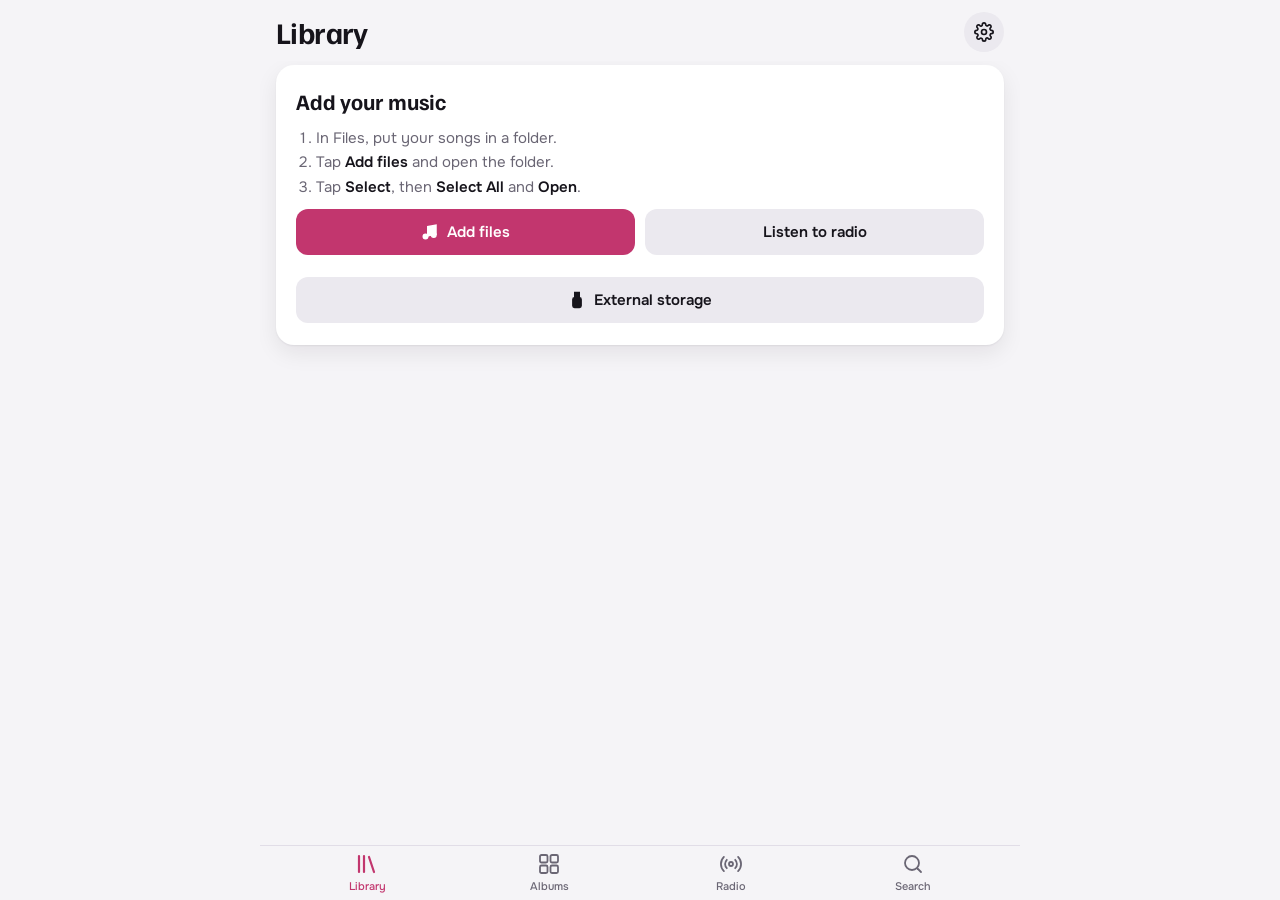
<file: index.html>
<!doctype html>
<!-- Rola. Copyright (c) 2026 Dragos Malaescu. All rights reserved. Use is subject to the LICENSE file in this repository. -->
<html lang="en">
<head>
<meta charset="utf-8">
<meta name="viewport" content="width=device-width,initial-scale=1,viewport-fit=cover">
<title>Rola</title>
<meta name="apple-mobile-web-app-capable" content="yes">
<meta name="mobile-web-app-capable" content="yes">
<meta name="apple-mobile-web-app-status-bar-style" content="default">
<meta name="apple-mobile-web-app-title" content="Rola">
<link rel="apple-touch-icon" sizes="180x180" href="apple-touch-icon.png">
<link rel="icon" type="image/png" sizes="192x192" href="icon-192.png">
<link rel="icon" type="image/png" sizes="32x32" href="favicon-32.png">
<link rel="manifest" href="manifest.webmanifest">
<meta property="og:title" content="Rola">
<meta property="og:description" content="A music player for your own files, with radio and a scroll wheel.">
<meta property="og:image" content="https://dragosmalaescu.github.io/rola/icon-512.png">
<meta name="theme-color" id="themeColor" content="#F5F4F7">
<link rel="stylesheet" href="fonts/fonts.css">
<style>
/* Layout: phone-first app shell. Header, scrolling content, floating mini player, 4-tab bar; full-screen player sheet tinted by the cover. */
:root{
  --bg:#F5F4F7;--surface:#FFFFFF;--surface2:#EBE9EF;--fg:#16141B;--muted:#6A6674;--line:#E1DDE7;
  --accent:#C2366E;--on-accent:#FFFFFF;
  --shadow:0 1px 2px rgba(22,10,30,.06),0 8px 22px rgba(22,10,30,.08);
  --f-display:"Familjen Grotesk",system-ui,-apple-system,"Segoe UI",sans-serif;
  --f-body:"Onest",system-ui,-apple-system,"Segoe UI",sans-serif;
}
@media (prefers-color-scheme:dark){:root:not([data-theme="light"]){
  --bg:#0E0D11;--surface:#18161D;--surface2:#24212A;--fg:#F3F1F6;--muted:#9C97A6;--line:#2C2834;
  --accent:#F0619D;--on-accent:#17060E;--shadow:0 1px 2px rgba(0,0,0,.4),0 8px 22px rgba(0,0,0,.35);color-scheme:dark}}
:root[data-theme="dark"]{
  --bg:#0E0D11;--surface:#18161D;--surface2:#24212A;--fg:#F3F1F6;--muted:#9C97A6;--line:#2C2834;
  --accent:#F0619D;--on-accent:#17060E;--shadow:0 1px 2px rgba(0,0,0,.4),0 8px 22px rgba(0,0,0,.35);color-scheme:dark}
[hidden]{display:none!important}
img{max-width:100%}
html{height:100%;box-sizing:border-box;overflow:hidden;overscroll-behavior:none}
*,*::before,*::after{box-sizing:inherit}
body{height:100%;margin:0;background:var(--bg);color:var(--fg);font-family:var(--f-body);font-size:15px;line-height:1.35;-webkit-tap-highlight-color:transparent;overflow:hidden}
button{font:inherit;color:inherit}
svg{display:block}
.gut{padding-left:max(16px,env(safe-area-inset-left,0px));padding-right:max(16px,env(safe-area-inset-right,0px))}
.app{height:100%;display:flex;flex-direction:column;max-width:760px;margin:0 auto}
.top{display:flex;align-items:center;gap:10px;padding-block:12px 8px;flex:none}
.top h1{font-family:var(--f-display);font-size:30px;font-weight:700;letter-spacing:-.02em;margin:0;flex:1;min-width:0;white-space:nowrap;overflow:hidden;text-overflow:ellipsis;text-wrap:balance}
.icon-btn{width:40px;height:40px;border-radius:50%;border:0;background:var(--surface2);display:grid;place-items:center;flex:none;cursor:pointer}
.icon-btn svg{width:20px;height:20px;fill:none;stroke:currentColor;stroke-width:2;stroke-linecap:round;stroke-linejoin:round}
main{flex:1 1 auto;min-height:0;overflow-y:auto;-webkit-overflow-scrolling:touch;padding-block:4px 20px;overscroll-behavior:contain}
.h2{font-family:var(--f-display);font-size:20px;font-weight:700;letter-spacing:-.01em;margin:24px 0 10px;display:flex;justify-content:space-between;align-items:baseline}
.h2:first-child{margin-top:6px}
.h2 small{font-family:var(--f-body);font-size:13px;font-weight:500;color:var(--muted)}
.rows{background:var(--surface);border-radius:16px;overflow:hidden;box-shadow:var(--shadow)}
.row{display:flex;align-items:center;gap:12px;padding:8px 6px 8px 12px;min-height:58px;border-bottom:1px solid var(--line);cursor:pointer;width:100%;background:none;border-left:0;border-right:0;border-top:0;text-align:left}
.row:last-child{border-bottom:0}
.row:active{background:var(--surface2)}
.thumb{width:44px;height:44px;border-radius:9px;background:var(--surface2);flex:none;overflow:hidden;display:grid;place-items:center;color:var(--muted);font-weight:600}
.thumb img,.cover img{width:100%;height:100%;object-fit:cover;display:block}
.thumb svg{width:20px;height:20px;fill:none;stroke:currentColor;stroke-width:1.8}
.thumb.ctile{width:56px;height:56px;border-radius:12px;color:#fff;box-shadow:inset 0 0 0 1px rgba(255,255,255,.12)}
.thumb.ctile svg{width:26px;height:26px;stroke:#fff;stroke-width:1.9;filter:drop-shadow(0 1px 2px rgba(0,0,0,.25))}
.thumb.ctile.m4{display:grid;grid-template-columns:1fr 1fr;grid-template-rows:1fr 1fr;gap:1px;background:var(--surface2)!important}
.thumb.ctile img{width:100%;height:100%;object-fit:cover;display:block}
.rows .row:has(.ctile){min-height:72px}
.txt{flex:1;min-width:0}
.t1{white-space:nowrap;overflow:hidden;text-overflow:ellipsis;font-weight:500}
.t2{white-space:nowrap;overflow:hidden;text-overflow:ellipsis;font-size:13px;color:var(--muted);margin-top:1px}
.num{width:22px;text-align:right;color:var(--muted);font-size:14px;font-variant-numeric:tabular-nums;flex:none}
.cnt{color:var(--muted);font-size:14px;font-variant-numeric:tabular-nums;flex:none}
.chev{color:var(--muted);flex:none;padding-right:6px}
.row.playing .t1{color:var(--accent)}
.more{width:38px;height:38px;border:0;background:none;color:var(--muted);border-radius:50%;display:grid;place-items:center;flex:none;cursor:pointer}
.more svg{width:20px;height:20px;fill:currentColor}
.star{color:var(--muted)}.star.on{color:var(--accent)}
.star svg{fill:none;stroke:currentColor;stroke-width:2}.star.on svg{fill:currentColor}
.grid{display:grid;grid-template-columns:repeat(auto-fill,minmax(146px,1fr));gap:18px 14px}
.tile{cursor:pointer;min-width:0;border:0;background:none;padding:0;text-align:left}
.cover{aspect-ratio:1;width:100%;max-width:100%;border-radius:12px;background:var(--surface2);overflow:hidden;box-shadow:var(--shadow);display:grid;place-items:center;color:var(--muted)}
.cover svg{width:34%;height:34%;fill:none;stroke:currentColor;stroke-width:1.5}
.tile .t1{margin-top:8px;font-weight:600;font-size:14px}
.strip{display:grid;grid-auto-flow:column;grid-auto-columns:136px;gap:12px;overflow-x:auto;padding-bottom:6px;scroll-snap-type:x proximity;scrollbar-width:none}
.strip>*{scroll-snap-align:start}
.btns{display:flex;gap:10px;flex-wrap:wrap}
.btn{flex:1 1 130px;height:46px;border-radius:12px;border:0;background:var(--surface2);font-weight:600;display:flex;align-items:center;justify-content:center;gap:8px;cursor:pointer}
.btn svg{width:18px;height:18px;fill:currentColor}
.btn.primary{background:var(--accent);color:var(--on-accent)}
.hero{display:flex;flex-direction:column;align-items:center;text-align:center;gap:6px;margin:6px 0 18px}
.hero .cover{width:min(62vw,250px);border-radius:16px}
.hero h2{font-family:var(--f-display);font-size:24px;line-height:1.15;margin:12px 0 0;letter-spacing:-.01em;text-wrap:balance}
.hero p{margin:0;color:var(--accent);font-weight:600}
.hero .meta{color:var(--muted);font-size:13px}
.chips{display:flex;gap:8px;overflow-x:auto;padding-bottom:4px;margin:12px 0 14px;scrollbar-width:none}
.chip{flex:none;height:34px;padding:0 14px;border-radius:17px;border:1px solid var(--line);background:var(--surface);font-weight:500;font-size:14px;cursor:pointer}
.chip.on{background:var(--fg);color:var(--bg);border-color:var(--fg)}
.field{width:100%;height:44px;border-radius:12px;border:1px solid var(--line);background:var(--surface);color:var(--fg);padding:0 14px;font:16px var(--f-body)}
.field:focus{outline:2px solid var(--accent);outline-offset:0;border-color:transparent}
.note{color:var(--muted);font-size:13px;margin:10px 2px}
.empty{background:var(--surface);border-radius:18px;padding:22px 20px;box-shadow:var(--shadow);display:flex;flex-direction:column;gap:12px}
.empty h2{font-family:var(--f-display);font-size:22px;margin:0}
.empty ol{margin:0;padding-left:20px;color:var(--muted);display:flex;flex-direction:column;gap:4px}
.empty b{color:var(--fg);font-weight:600}
.live{display:inline-flex;align-items:center;gap:6px;font-size:11px;font-weight:700;letter-spacing:.12em;color:#fff;background:#D7263D;border-radius:6px;padding:3px 7px}
.live::before{content:"";width:6px;height:6px;border-radius:50%;background:#fff;animation:pulse 1.4s ease-in-out infinite}
@keyframes pulse{50%{opacity:.3}}
.banner{background:var(--surface);border-radius:14px;padding:12px 14px;box-shadow:var(--shadow);margin-bottom:14px}
.bar{height:6px;border-radius:3px;background:var(--surface2);overflow:hidden;margin-top:8px}
.bar i{display:block;height:100%;width:0;background:var(--accent);transition:width .2s}
.skeleton{height:58px;border-bottom:1px solid var(--line);background:linear-gradient(90deg,var(--surface),var(--surface2),var(--surface));background-size:200% 100%;animation:sh 1.2s linear infinite}
@keyframes sh{to{background-position:-200% 0}}

.mini{margin:0 8px 6px;flex:none;position:relative;display:flex;align-items:center;gap:12px;padding:8px 8px 8px 8px;background:var(--surface);border-radius:16px;box-shadow:var(--shadow);cursor:pointer;overflow:hidden}
.mini .thumb{width:46px;height:46px}
.mini .ctl{width:42px;height:42px;border:0;background:none;display:grid;place-items:center;border-radius:50%;cursor:pointer;flex:none}
.mini .ctl svg{width:24px;height:24px;fill:currentColor}
.mini .prog{position:absolute;left:0;bottom:0;height:3px;background:var(--accent);width:0}
.tabs{display:grid;grid-template-columns:repeat(4,1fr);border-top:1px solid var(--line);background:var(--bg);flex:none}
.tab{height:54px;display:flex;flex-direction:column;align-items:center;justify-content:center;gap:3px;border:0;background:none;color:var(--muted);font-size:11px;font-weight:500;cursor:pointer}
.tab svg{width:24px;height:24px;fill:none;stroke:currentColor;stroke-width:1.8;stroke-linecap:round;stroke-linejoin:round}
.tab.on{color:var(--accent)}
.tab.on svg{stroke-width:2.2}

.player{position:fixed;inset:0;z-index:20;isolation:isolate;color:#fff;background:#0D0C10;display:flex;flex-direction:column;
  padding-top:calc(env(safe-area-inset-top,0px) + 8px);padding-bottom:calc(env(safe-area-inset-bottom,0px) + 14px);
  transform:translateY(0);transition:transform .32s cubic-bezier(.2,.8,.2,1)}
.player.off{transform:translateY(105%)}
.pl-bg{position:absolute;inset:0;z-index:-1;overflow:hidden;background:var(--tint,#2A1F2E)}
.pl-bg img{width:100%;height:100%;object-fit:cover;filter:blur(50px) saturate(1.5);transform:scale(1.4);opacity:.7}
.pl-bg::after{content:"";position:absolute;inset:0;background:linear-gradient(180deg,rgba(10,8,12,.25),rgba(10,8,12,.75) 70%,rgba(10,8,12,.9))}
.pl-in{max-width:520px;width:100%;margin:0 auto;flex:1;min-height:0;display:flex;flex-direction:column;gap:14px}
.pl-head{display:flex;align-items:center;justify-content:space-between}
.pl-head .icon-btn{background:rgba(255,255,255,.14);color:#fff}
.pl-src{font-size:12px;font-weight:600;letter-spacing:.14em;text-transform:uppercase;opacity:.75;text-align:center;flex:1;min-width:0;white-space:nowrap;overflow:hidden;text-overflow:ellipsis;padding:0 8px}
.pl-art{width:min(100%,46vh,400px);aspect-ratio:1;max-width:100%;margin:auto;border-radius:18px;overflow:hidden;background:rgba(255,255,255,.08);box-shadow:0 30px 60px rgba(0,0,0,.45);display:grid;place-items:center;transition:transform .3s}
.pl-art img{width:100%;height:100%;object-fit:cover}
.pl-art svg{width:30%;height:30%;fill:none;stroke:rgba(255,255,255,.5);stroke-width:1.5}
.player.paused .pl-art{transform:scale(.9)}
.pl-meta{display:flex;align-items:center;gap:12px}
.pl-meta .txt{min-width:0}
.pl-t{font-family:var(--f-display);font-size:24px;font-weight:700;line-height:1.15;letter-spacing:-.01em;white-space:nowrap;overflow:hidden;text-overflow:ellipsis}
.pl-s{color:rgba(255,255,255,.72);white-space:nowrap;overflow:hidden;text-overflow:ellipsis;margin-top:2px}
.pl-meta .more,.pl-meta .star{color:rgba(255,255,255,.8)}
.pl-meta .star.on{color:#fff}
.scrub{width:100%;-webkit-appearance:none;appearance:none;background:transparent;height:24px;margin:0;cursor:pointer}
.scrub::-webkit-slider-runnable-track{height:5px;border-radius:3px;background:linear-gradient(90deg,#fff var(--p,0%),rgba(255,255,255,.25) var(--p,0%))}
.scrub::-webkit-slider-thumb{-webkit-appearance:none;width:16px;height:16px;border-radius:50%;background:#fff;margin-top:-5.5px;border:0}
.scrub::-moz-range-track{height:5px;border-radius:3px;background:rgba(255,255,255,.25)}
.scrub::-moz-range-progress{height:5px;border-radius:3px;background:#fff}
.scrub::-moz-range-thumb{width:16px;height:16px;border-radius:50%;background:#fff;border:0}
.times{display:flex;justify-content:space-between;font-size:12px;color:rgba(255,255,255,.7);font-variant-numeric:tabular-nums;margin-top:-4px}
.ctrls{display:grid;grid-template-columns:1fr 1.2fr 1.5fr 1.2fr 1fr;align-items:center;justify-items:center}
.cb{border:0;background:none;color:#fff;width:52px;height:52px;border-radius:50%;display:grid;place-items:center;cursor:pointer}
.cb svg{width:30px;height:30px;fill:currentColor}
.cb.sm svg{width:22px;height:22px;fill:none;stroke:currentColor;stroke-width:2;stroke-linecap:round;stroke-linejoin:round}
.cb.sm{opacity:.55;position:relative}
.cb.sm.on{opacity:1}
.cb.sm .badge{position:absolute;bottom:8px;right:8px;font-size:9px;font-weight:700}
.cb.big{width:74px;height:74px;background:#fff;color:#111}
.cb.big svg{width:32px;height:32px}
.pl-foot{display:flex;justify-content:space-around}
.pl-foot button{border:0;background:none;color:rgba(255,255,255,.8);display:flex;flex-direction:column;align-items:center;gap:4px;font-size:11px;font-weight:500;cursor:pointer;padding:6px 10px}
.pl-foot svg{width:22px;height:22px;fill:none;stroke:currentColor;stroke-width:1.8;stroke-linecap:round;stroke-linejoin:round}
.pl-foot .on{color:#fff}
.radio-only{display:none}.player.radio .radio-only{display:flex}.player.radio .local-only{visibility:hidden}
.player.radio .pl-foot .local-only{display:none}

.sheet{position:fixed;inset:0;z-index:40;background:rgba(8,6,10,.45);display:flex;align-items:flex-end;justify-content:center}
.sheet-p{width:100%;max-width:560px;max-height:78%;overflow-y:auto;background:var(--surface);color:var(--fg);border-radius:22px 22px 0 0;padding:8px 0 calc(env(safe-area-inset-bottom,0px) + 14px)}
.sheet-p::before{content:"";display:block;width:38px;height:5px;border-radius:3px;background:var(--line);margin:4px auto 10px}
.s-head{display:flex;gap:12px;align-items:center;padding:0 18px 12px;border-bottom:1px solid var(--line)}
.s-head .t1{font-weight:600}
.s-item{display:flex;align-items:center;gap:14px;width:100%;padding:0 18px;min-height:52px;border:0;background:none;text-align:left;font-size:16px;cursor:pointer;border-bottom:1px solid var(--line)}
.s-item:last-child{border-bottom:0}
.s-item:active{background:var(--surface2)}
.s-item svg{width:22px;height:22px;fill:none;stroke:currentColor;stroke-width:1.8;stroke-linecap:round;stroke-linejoin:round;flex:none;color:var(--muted)}
.s-item .grow{flex:1;min-width:0}
.s-item .val{color:var(--muted);font-size:14px}
.s-item.danger{color:#D7263D}.s-item.danger svg{color:#D7263D}
.eqwrap{padding:4px 18px 0;transition:opacity .2s}
.eqwrap .chips{margin:6px 0 10px}
.eqrow{display:grid;grid-template-columns:38px 1fr 56px;align-items:center;gap:10px;min-height:40px}
.eqf,.eqv{font-size:13px;color:var(--muted);font-variant-numeric:tabular-nums}
.eqv{text-align:right}
.eqs{width:100%;accent-color:var(--accent);min-width:0}
.tech{align-self:center;font-size:11px;font-weight:600;letter-spacing:.06em;color:rgba(255,255,255,.85);background:rgba(255,255,255,.12);border-radius:999px;padding:4px 10px;min-height:20px;text-align:center;max-width:100%;white-space:nowrap;overflow:hidden;text-overflow:ellipsis}
.tech:empty{visibility:hidden}
.toast{position:fixed;left:50%;bottom:calc(env(safe-area-inset-bottom,0px) + 150px);transform:translateX(-50%);width:max-content;text-align:center;line-height:1.35;z-index:60;background:var(--fg);color:var(--bg);padding:10px 16px;border-radius:12px;font-size:14px;font-weight:500;max-width:calc(100% - 32px);box-shadow:var(--shadow)}
#rotate{display:none}
@media (orientation:landscape) and (max-height:520px){
  html.iphone #rotate{display:flex;position:fixed;inset:0;z-index:9999;flex-direction:column;align-items:center;justify-content:center;gap:18px;background:#111014;color:#f5f4f7;font:600 17px/1.3 var(--f-body,system-ui),system-ui;text-align:center;padding:24px}
  html.iphone #rotate svg{width:56px;height:56px;fill:none;stroke:currentColor;stroke-width:1.6;stroke-linecap:round;animation:rot 1.6s ease-in-out infinite alternate}
}
@keyframes rot{from{transform:rotate(-90deg)}to{transform:rotate(0)}}
.toast.top{bottom:auto;top:calc(env(safe-area-inset-top,0px) + 70px)}
/* Retro theme: handheld with LCD, thumb-roller and five keys (Rola's own design) */
.retro{position:fixed;inset:0;z-index:15;display:flex;justify-content:center;align-items:center;
  padding-left:max(16px,env(safe-area-inset-left,0px));padding-right:max(16px,env(safe-area-inset-right,0px));
  padding-top:calc(env(safe-area-inset-top,0px) + 12px);padding-bottom:calc(env(safe-area-inset-bottom,0px) + 12px);
  -webkit-user-select:none;user-select:none;touch-action:manipulation;font-family:"Chakra Petch",system-ui,sans-serif;
  --lcd:#1a1106;--ink:#ffb347;--dim:#a0702e;--glow:rgba(255,160,60,.35);--hot:#ff8a1f;--hot-ink:#1a1106;
  --body:#2a2e33;--body-hi:#3b4048;--edge:#0a0b0d;--key:#1c1f23;--key-ink:#c7ccd4;--label:#858c96;--ground:#101215;
  background:radial-gradient(120% 80% at 50% 0%,#1b1e23,var(--ground));color:var(--key-ink)}
.retro[data-lcd="green"]{--lcd:#08170b;--ink:#7dff8a;--dim:#3f9a4a;--glow:rgba(110,255,130,.3);--hot:#4fd65e;--hot-ink:#06200b}
.retro[data-lcd="blue"]{--lcd:#06111d;--ink:#80ccff;--dim:#3d6f99;--glow:rgba(120,200,255,.3);--hot:#3f9cf0;--hot-ink:#04121f}
.retro[data-lcd="paper"]{--lcd:#c4c9ae;--ink:#1d2316;--dim:#5d664f;--glow:transparent;--hot:#e8742a;--hot-ink:#1d1006;
  --body:#d6d6d0;--body-hi:#ededE7;--edge:#8f9095;--key:#c8c8c1;--key-ink:#2a2c2f;--label:#6c6f73;--ground:#cfcdc6;
  background:radial-gradient(120% 80% at 50% 0%,#ecebe6,var(--ground))}
.retro .device{width:100%;max-width:400px;height:100%;max-height:800px;display:flex;flex-direction:column;gap:14px;padding:16px;border-radius:30px;
  background:linear-gradient(160deg,var(--body-hi),var(--body) 40%);box-shadow:inset 0 1px 0 rgba(255,255,255,.1),inset 0 -2px 0 rgba(0,0,0,.3),0 24px 48px rgba(0,0,0,.45)}
.retro .brand{display:flex;justify-content:space-between;align-items:baseline;font-size:11px;font-weight:700;letter-spacing:.2em;text-transform:uppercase;color:var(--label);padding:0 4px}
.retro .brand b{color:var(--hot);letter-spacing:.28em}
.retro .screen{flex:1 1 auto;min-height:0;position:relative;display:flex;flex-direction:column;overflow:hidden;background:var(--lcd);border:3px solid var(--edge);border-radius:12px;
  box-shadow:inset 0 0 28px rgba(0,0,0,.55);font-family:"VT323",ui-monospace,Menlo,monospace;color:var(--ink);text-shadow:0 0 6px var(--glow)}
.retro .screen::after{content:"";position:absolute;inset:0;pointer-events:none;background:repeating-linear-gradient(180deg,transparent 0 2px,rgba(0,0,0,.14) 2px 3px)}
.rbar{display:flex;justify-content:space-between;gap:10px;padding:4px 10px 3px;font-size:21px;border-bottom:1px solid var(--dim);flex:none}
.rbar #rTitle{overflow:hidden;text-overflow:ellipsis;white-space:nowrap;min-width:0;text-transform:uppercase;letter-spacing:.04em}
.rview{flex:1 1 auto;min-height:0;overflow-y:auto;overscroll-behavior:contain}
.rrow{display:flex;justify-content:space-between;align-items:baseline;gap:10px;padding:1px 10px;font-size:27px;line-height:1.18;white-space:nowrap;cursor:pointer}
.rrow .l{overflow:hidden;text-overflow:ellipsis;min-width:0}
.rrow .r{color:var(--dim);flex:none;font-size:22px}
.rrow.sel{background:var(--ink);color:var(--lcd);text-shadow:none}.rrow.sel .r{color:var(--lcd)}
.rnote{padding:8px 12px;font-size:21px;line-height:1.2;color:var(--dim)}
.rletter{position:absolute;top:50%;left:50%;transform:translate(-50%,-50%);width:96px;height:96px;display:grid;place-items:center;font-size:84px;line-height:1;background:var(--ink);color:var(--lcd);text-shadow:none;border:3px solid var(--edge);z-index:2}
.rtoast{position:absolute;left:8px;right:8px;bottom:8px;z-index:3;padding:3px 8px;font-size:21px;line-height:1.15;text-align:center;background:var(--ink);color:var(--lcd);text-shadow:none}
.rnp{display:flex;flex-direction:column;gap:7px;padding:10px 12px 12px;height:100%}
.rnp-top{display:flex;gap:12px;align-items:center;flex:1 1 auto;min-height:0}
.rart{width:44%;max-width:170px;aspect-ratio:1;max-height:100%;flex:none;display:grid;place-items:center;overflow:hidden;border:2px solid var(--dim);font-size:56px;color:var(--dim)}
.rart img{width:100%;height:100%;object-fit:cover;filter:grayscale(.3) sepia(.25) contrast(1.05)}
.retro[data-lcd="paper"] .rart img{filter:grayscale(1) contrast(1.2)}
.rmeta{min-width:0;display:flex;flex-direction:column;gap:4px;font-size:23px;line-height:1.08}
.rmeta .t{font-size:29px;display:-webkit-box;-webkit-line-clamp:3;-webkit-box-orient:vertical;overflow:hidden}
.rmeta .a,.rmeta .d{overflow:hidden;text-overflow:ellipsis;white-space:nowrap}.rmeta .d{color:var(--dim)}
.rst{display:flex;justify-content:space-between;gap:8px;font-size:20px;color:var(--dim)}
.rprog{height:12px;border:2px solid var(--ink);position:relative;cursor:pointer;touch-action:none}
.rprog::after{content:"";position:absolute;left:-8px;right:-8px;top:-16px;bottom:-16px}
#scrub{pointer-events:none}#scrubWrap{touch-action:none;cursor:pointer}
#scrubWrap.scrubbing .scrub::-webkit-slider-thumb{transform:scale(1.4)}
#scrubWrap.scrubbing .times{font-weight:600}
.aprog-wrap{touch-action:none;cursor:pointer}
.aprog-wrap.scrubbing .aprog{height:12px;border-radius:6px}
.retro[data-skin="velour"] .rprog.scrubbing{transform:scaleY(1.35)}
.rprog{transition:transform .15s ease}.aprog{transition:height .15s ease}
.seekbtn{-webkit-touch-callout:none;-webkit-user-select:none;user-select:none;touch-action:manipulation}
.seekbtn.seeking{opacity:.6}.rprog i{position:absolute;inset:0 auto 0 0;width:0;background:var(--ink)}
.rtimes{display:flex;justify-content:space-between;font-size:22px;font-variant-numeric:tabular-nums}
.rtech{font-size:19px;color:var(--dim);white-space:nowrap;overflow:hidden;text-overflow:ellipsis;min-height:20px}
.retro .rollwrap{display:flex;flex-direction:column;gap:6px;flex:none}
.retro .roller{--rx:0px;height:58px;border-radius:14px;border:2px solid var(--edge);touch-action:none;cursor:grab;
  background:linear-gradient(180deg,rgba(0,0,0,.55),rgba(255,255,255,.08) 46%,rgba(0,0,0,.6)),repeating-linear-gradient(90deg,var(--body-hi) 0 4px,var(--edge) 4px 8px);
  background-position:0 0,var(--rx) 0;box-shadow:inset 0 2px 6px rgba(0,0,0,.5)}
.retro .roll-label{display:flex;justify-content:space-between;font-size:10px;font-weight:700;letter-spacing:.2em;text-transform:uppercase;color:var(--label);padding:0 4px}
.retro .keys{display:grid;grid-template-columns:1.1fr 1fr 1.2fr 1fr 1.1fr;gap:8px;flex:none}
.retro .key{height:60px;border-radius:14px;border:1px solid var(--edge);display:grid;place-items:center;background:linear-gradient(180deg,var(--body-hi),var(--key));color:var(--key-ink);
  font:700 12px/1 "Chakra Petch",system-ui,sans-serif;letter-spacing:.12em;box-shadow:0 3px 0 var(--edge),inset 0 1px 0 rgba(255,255,255,.08);cursor:pointer}
.retro .key:active{transform:translateY(2px);box-shadow:0 1px 0 var(--edge)}
.retro .key svg{width:22px;height:22px;fill:currentColor}
.retro .key.ok{background:var(--hot);color:var(--hot-ink)}
@media (max-height:640px){.retro .key{height:50px}.retro .roller{height:48px}.retro .device{gap:10px;padding:12px}}
/* Velour skin: warm peach card, round glowing cover, soft roller (same controls as Retro) */
.ricons{display:none}
.retro[data-skin="velour"]{--v-bg1:#ffd9ba;--v-bg2:#ff9f93;--v-card:#fff6ea;--v-ink:#4d3b3e;--v-muted:#9a8386;--v-acc:#e0766d;--v-on-acc:#ffffff;--v-soft:#fbe7d8;--v-line:#f0dbcb;--v-glow:rgba(255,180,140,.32);--v-shadow:rgba(170,70,60,.28);
  background:linear-gradient(165deg,var(--v-bg1),var(--v-bg2));font-family:var(--f-body);color:var(--v-ink)}
.retro[data-skin="velour"][data-tone="night"]{--v-bg1:#3b2334;--v-bg2:#18121b;--v-card:#241a25;--v-ink:#f6e8e2;--v-muted:#b29ca2;--v-acc:#f28c80;--v-on-acc:#2a1215;--v-soft:#33263a;--v-line:#3e2f42;--v-glow:rgba(242,140,128,.18);--v-shadow:rgba(0,0,0,.55)}
.retro[data-skin="velour"] .device{background:var(--v-card);border-radius:28px;box-shadow:0 30px 60px var(--v-shadow);gap:12px}
.retro[data-skin="velour"] .brand{color:var(--v-muted);letter-spacing:.14em;font-family:var(--f-body);font-weight:600}
.retro[data-skin="velour"] .screen{background:transparent;border:0;box-shadow:none;border-radius:18px;font-family:var(--f-body);color:var(--v-ink);text-shadow:none}
.retro[data-skin="velour"] .screen::after{display:none}
.retro[data-skin="velour"] .rbar{border-bottom:1px solid var(--v-line);font-size:12px;font-weight:600;letter-spacing:.14em;color:var(--v-muted);padding:2px 8px 10px}
.retro[data-skin="velour"] .rview{padding-top:6px}
.retro[data-skin="velour"] .rrow{font-size:18px;font-weight:500;line-height:1.3;padding:10px 12px;border-radius:14px;margin:1px 0}
.retro[data-skin="velour"] .rrow .r{font-size:14px;color:var(--v-muted)}
.retro[data-skin="velour"] .rrow.sel{background:var(--v-soft);color:var(--v-acc)}
.retro[data-skin="velour"] .rrow.sel .r{color:var(--v-acc)}
.retro[data-skin="velour"] .rletter{border-radius:50%;background:var(--v-acc);color:var(--v-on-acc);border:0;font-family:var(--f-display);font-size:44px;width:84px;height:84px;box-shadow:0 10px 30px var(--v-shadow)}
.retro[data-skin="velour"] .rtoast{border-radius:999px;background:var(--v-acc);color:var(--v-on-acc);font-size:14px;font-weight:600;padding:8px 14px;bottom:10px}
.retro[data-skin="velour"] .rnp{gap:10px;padding:14px 6px 6px}
.retro[data-skin="velour"] .rnp-top{flex-direction:column;justify-content:center;gap:16px;text-align:center}
.retro[data-skin="velour"] .rart{width:min(60%,32vh,220px);max-width:none;border-radius:50%;border:0;font-size:48px;color:var(--v-acc);background:var(--v-soft);box-shadow:0 0 0 8px var(--v-glow),0 16px 36px var(--v-shadow)}
.retro[data-skin="velour"] .rart img{filter:none}
.retro[data-skin="velour"] .rmeta{align-items:center;gap:3px;width:100%;color:var(--v-muted);font-size:13px}
.retro[data-skin="velour"] .rmeta .t{font-family:var(--f-display);font-size:24px;font-weight:700;color:var(--v-ink);-webkit-line-clamp:2;line-height:1.15}
.retro[data-skin="velour"] .rmeta .a{font-size:14px;max-width:100%}
.retro[data-skin="velour"] .rmeta .d{font-size:12px;max-width:100%;color:var(--v-muted);opacity:.8}
.retro[data-skin="velour"] .ricons{display:flex;justify-content:space-between;padding:0 16%}
.ric{width:44px;height:44px;border:0;background:none;color:var(--v-muted);display:grid;place-items:center;border-radius:50%;cursor:pointer;position:relative}
.ric svg{width:22px;height:22px;fill:none;stroke:currentColor;stroke-width:2;stroke-linecap:round;stroke-linejoin:round}
.ric.on{color:var(--v-acc)}
#rFav.on svg{fill:currentColor}
.ric[data-one="1"]::after{content:"1";position:absolute;right:7px;bottom:7px;font-size:9px;font-weight:700}
.retro[data-skin="velour"] .rst{font-size:12px;color:var(--v-muted);letter-spacing:.06em}
.retro[data-skin="velour"] .rprog{height:4px;border:0;border-radius:2px;background:var(--v-line)}
.retro[data-skin="velour"] .rprog i{background:var(--v-acc);border-radius:2px}
.retro[data-skin="velour"] .rtimes{font-size:12px;color:var(--v-muted);margin-top:-4px}
.retro[data-skin="velour"] .rtech{font-size:11px;color:var(--v-muted);text-align:center;letter-spacing:.04em;min-height:14px}
.retro[data-skin="velour"] .roller{height:52px;border:0;border-radius:999px;
  background:linear-gradient(180deg,rgba(255,255,255,.35),rgba(0,0,0,.05) 50%,rgba(255,255,255,.2)),repeating-linear-gradient(90deg,var(--v-line) 0 3px,var(--v-soft) 3px 8px);
  background-position:0 0,var(--rx) 0;box-shadow:inset 0 2px 8px var(--v-shadow)}
.retro[data-skin="velour"] .roll-label{color:var(--v-muted);letter-spacing:.14em;font-family:var(--f-body)}
.retro[data-skin="velour"] .key{height:54px;border:0;border-radius:18px;background:var(--v-soft);color:var(--v-ink);box-shadow:none;font-family:var(--f-body);font-weight:600;letter-spacing:.08em}
.retro[data-skin="velour"] .key:active{transform:scale(.96);box-shadow:none}
.retro[data-skin="velour"] .key.ok{background:var(--v-acc);color:var(--v-on-acc);box-shadow:0 8px 18px var(--v-shadow)}
/* Full-screen device: the handheld fills the whole phone screen, no outer backdrop */
.retro{padding:0!important;background:var(--body)!important}
.retro .device{max-width:none;max-height:none;width:100%;height:100%;border-radius:0;box-shadow:none;
  padding-top:calc(env(safe-area-inset-top,0px) + 12px);padding-bottom:calc(env(safe-area-inset-bottom,0px) + 12px);
  padding-left:max(16px,env(safe-area-inset-left,0px));padding-right:max(16px,env(safe-area-inset-right,0px));
  background:linear-gradient(170deg,var(--body-hi),var(--body) 45%)}
.retro[data-skin="velour"]{background:var(--v-card)!important}
.retro[data-skin="velour"] .device{background:var(--v-card);box-shadow:none;border-radius:0}
@media (max-height:640px){.retro .device{padding-top:calc(env(safe-area-inset-top,0px) + 8px);padding-bottom:calc(env(safe-area-inset-bottom,0px) + 8px)}}
.vcar{height:100%;display:flex;flex-direction:column;justify-content:center;gap:6px;overflow:hidden;--s:min(48vw,32vh,240px)}
.vtrack{position:relative;height:calc(var(--s) * 1.32 + 24px);touch-action:none;cursor:grab;perspective:900px;perspective-origin:50% 40%;transform-style:preserve-3d}
.vtile{position:absolute;left:50%;top:12px;width:var(--s);height:var(--s);margin-left:calc(var(--s) / -2);
  transform:translateX(calc(var(--x) * var(--s))) translateZ(var(--z)) rotateY(var(--ry));transform-style:preserve-3d;transition:transform .45s cubic-bezier(.2,.8,.2,1),opacity .3s}
.vinyl{position:absolute;inset:4%;border-radius:50%;
  background:radial-gradient(circle,var(--v-acc) 0 12%,#141012 12.5% 14%,transparent 14.5%),repeating-radial-gradient(circle,#1a1517 0 1.6px,#28211f 1.6px 3.2px);
  box-shadow:0 8px 20px rgba(0,0,0,.28);transition:transform .5s cubic-bezier(.2,.8,.2,1)}
.vinyl{opacity:0}
.vtile.sel .vinyl{opacity:1;transform:translateX(22%) rotate(40deg)}
.sleeve{position:absolute;inset:0;border-radius:6px;overflow:hidden;background:var(--v-soft);display:grid;place-items:center;color:var(--v-acc);
  box-shadow:0 14px 30px var(--v-shadow);transition:transform .5s cubic-bezier(.2,.8,.2,1);
  -webkit-box-reflect:below 6px linear-gradient(transparent 62%,rgba(255,255,255,.28))}
.vtile.sel .sleeve{transform:translateX(-8%)}
.sleeve img{width:100%;height:100%;object-fit:cover;display:block;-webkit-user-drag:none;user-select:none;pointer-events:none}
.retro img{-webkit-touch-callout:none;-webkit-user-drag:none}
.sleeve svg{width:34%;height:34%;fill:none;stroke:currentColor;stroke-width:1.5}
.vcap{text-align:center;padding:0 16px;min-height:72px}
.vcap .t{font-family:var(--f-display);font-size:21px;font-weight:700;color:var(--v-ink);white-space:nowrap;overflow:hidden;text-overflow:ellipsis}
.vcap .a{font-size:14px;color:var(--v-muted);margin-top:3px;white-space:nowrap;overflow:hidden;text-overflow:ellipsis}
.vcap .n{font-size:12px;color:var(--v-muted);margin-top:8px;letter-spacing:.1em;font-variant-numeric:tabular-nums}
@media (prefers-reduced-motion:reduce){.vtile,.vinyl,.sleeve{transition:none}}
/* Velour text palette: crisp black/grey type with a glossy blue selection bar (classic portable-player menu colors) */
.retro[data-skin="velour"]{--v-ink:#141414;--v-muted:#77777c;--v-tsel:linear-gradient(180deg,#7db4f0 0%,#3d82dc 48%,#2a6cc9 52%,#3a7fd8 100%);--v-tsel-ink:#ffffff;--v-tsel-sub:rgba(255,255,255,.85)}
.retro[data-skin="velour"][data-tone="night"]{--v-ink:#f4f4f5;--v-muted:#a2a2a8}
.retro[data-skin="velour"] .rrow.sel{background:var(--v-tsel);color:var(--v-tsel-ink);box-shadow:inset 0 1px 0 rgba(255,255,255,.35),0 2px 6px rgba(42,108,201,.25)}
.retro[data-skin="velour"] .rrow.sel .r{color:var(--v-tsel-sub)}
.retro[data-skin="velour"] .rbar{color:var(--v-ink)}
/* Now Playing (all handheld themes): track counter on top, cover left with three text lines, full-width bar, elapsed / remaining */
.rnp{justify-content:flex-start}
.rcount{font-size:22px;line-height:1.1}
.rnp-top{flex:none;align-items:flex-start}
.rart{width:42%;max-height:none}
.rmeta{padding-top:2px}
.rst{justify-content:flex-start}
.retro[data-skin="velour"] .rnp{gap:12px;padding:10px 4px 6px}
.retro[data-skin="velour"] .rcount{font-family:var(--f-body);font-size:15px;font-weight:600;color:var(--v-ink)}
.retro[data-skin="velour"] .rnp-top{flex-direction:row;justify-content:flex-start;align-items:center;gap:16px;text-align:left}
.retro[data-skin="velour"] .rart{width:44%;max-width:200px;border-radius:6px;box-shadow:0 10px 24px var(--v-shadow);font-size:40px}
.retro[data-skin="velour"] .rmeta{align-items:flex-start;gap:6px;min-width:0}
.retro[data-skin="velour"] .rmeta .t{font-size:21px;-webkit-line-clamp:3}
.retro[data-skin="velour"] .rmeta .a{font-size:17px;font-weight:600;color:var(--v-ink)}
.retro[data-skin="velour"] .rmeta .d{font-size:17px;font-weight:600;color:var(--v-ink);opacity:1}
.retro[data-skin="velour"] .rprog{height:12px;border-radius:2px;background:linear-gradient(180deg,#e3e3e6,#f6f6f7);box-shadow:inset 0 0 0 1px rgba(0,0,0,.12)}
.retro[data-skin="velour"][data-tone="night"] .rprog{background:linear-gradient(180deg,#3a3a40,#4a4a52)}
.retro[data-skin="velour"] .rprog i{border-radius:2px;background:repeating-linear-gradient(90deg,rgba(255,255,255,.22) 0 2px,transparent 2px 4px),linear-gradient(180deg,#8cbcf0,#3d7fd0 55%,#2f6cbf)}
.retro[data-skin="velour"] .rtimes{font-size:15px;font-weight:600;color:var(--v-ink);margin-top:-6px}
.retro[data-skin="velour"] .ricons{padding:4px 14% 0}
.retro[data-skin="velour"] .rst{font-size:12px}
/* Velour selection: flat glossy blue bar, squared like a classic player menu */
.retro[data-skin="velour"]{--v-tsel:linear-gradient(180deg,#5d9be0 0%,#3b7cc9 100%)}
.retro[data-skin="velour"] .rrow{border-radius:3px}
.retro[data-skin="velour"] .rrow.sel{box-shadow:none}
/* Velour progress: glossy blue bar with moving diagonal stripes while music plays */
.retro[data-skin="velour"] .rprog i{background:
    repeating-linear-gradient(-45deg,rgba(255,255,255,.32) 0 5px,rgba(255,255,255,0) 5px 10px),
    linear-gradient(180deg,#a5d0f7 0%,#5b98de 48%,#3473c4 52%,#4687d6 100%);
  background-size:14.14px 14.14px,100% 100%;animation:vstripe .7s linear infinite;transition:width .25s linear}
.retro.paused[data-skin="velour"] .rprog i{animation-play-state:paused}
@keyframes vstripe{to{background-position:14.14px 0,0 0}}
@media (prefers-reduced-motion:reduce){.retro[data-skin="velour"] .rprog i{animation:none}}
/* Repeat / favorite / shuffle row on every handheld theme */
.retro .ricons{display:flex;justify-content:space-between;padding:2px 14% 0}
.retro:not([data-skin="velour"]) .ric{color:var(--dim)}
.retro:not([data-skin="velour"]) .ric.on{color:var(--ink);filter:drop-shadow(0 0 4px var(--glow))}
.retro:not([data-skin="velour"]) .ric svg{stroke-width:2.2}
.retro:not([data-skin="velour"]) .ric[data-one="1"]::after{font-family:"VT323",ui-monospace,monospace;font-size:14px}
/* Aura: full-bleed blurred album art, glass panels, white type, colors taken from the cover */
.aonly{display:none}
.retro[data-tone="aura"] .aonly{display:flex}
.retro[data-tone="aura"]{--a1:#6c5ce7;--a2:#ff8fab;--v-ink:#ffffff;--v-muted:rgba(255,255,255,.72);--v-soft:rgba(255,255,255,.16);--v-line:rgba(255,255,255,.22);
  --v-acc:#ffffff;--v-on-acc:#151418;--v-shadow:rgba(0,0,0,.35);--v-glow:rgba(255,255,255,.12);--v-card:transparent;
  --v-tsel:rgba(255,255,255,.22);--v-tsel-ink:#ffffff;--v-tsel-sub:rgba(255,255,255,.85);
  font-family:"Barlow",var(--f-body);letter-spacing:.02em;background:#1c1b22!important}
.abg{position:absolute;inset:0;z-index:0;overflow:hidden;background:linear-gradient(160deg,var(--a1),var(--a2))}
.abg img{position:absolute;inset:-10%;width:120%;height:120%;max-width:none;object-fit:cover;filter:blur(36px) saturate(1.35);opacity:.85;transition:opacity .5s}
.abg::after{content:"";position:absolute;inset:0;background:linear-gradient(180deg,rgba(0,0,0,.5),rgba(0,0,0,.06) 28%,rgba(0,0,0,.06) 62%,rgba(0,0,0,.55))}
.abg.pulse img{animation:apulse .6s ease}
@keyframes apulse{50%{transform:scale(1.15);filter:blur(56px) saturate(1.35)}}
.retro[data-tone="aura"] .device{position:relative;z-index:1;background:transparent!important}
.retro[data-tone="aura"] .brand,.retro[data-tone="aura"] .keys,.retro[data-tone="aura"] .rbar,.retro[data-tone="aura"] .roll-label{display:none}
.abar{align-items:center;justify-content:space-between;gap:8px;min-height:46px;flex:none}
.abar h2{margin:0;font-size:16px;font-weight:600;text-transform:uppercase;letter-spacing:.12em;color:#fff;white-space:nowrap;overflow:hidden;text-overflow:ellipsis;min-width:0;flex:1;text-align:center}
.abtn{width:44px;height:44px;border:0;border-radius:50%;background:rgba(255,255,255,.14);color:#fff;display:grid;place-items:center;cursor:pointer;flex:none;-webkit-backdrop-filter:blur(6px);backdrop-filter:blur(6px)}
.abtn svg{width:22px;height:22px;fill:none;stroke:currentColor;stroke-width:2;stroke-linecap:round;stroke-linejoin:round}
.abtn:active{transform:scale(.92)}
.retro[data-tone="aura"] .rrow{font-size:19px;font-weight:500;border-radius:8px}
.retro[data-tone="aura"] .rrow.sel{background:rgba(255,255,255,.22);color:#fff}
.retro[data-tone="aura"] .rrow .r,.retro[data-tone="aura"] .rrow.sel .r{color:rgba(255,255,255,.75)}
.retro[data-tone="aura"] .roller{height:38px;box-shadow:inset 0 0 0 1px rgba(255,255,255,.22);
  background:linear-gradient(180deg,rgba(255,255,255,.18),rgba(255,255,255,.05)),repeating-linear-gradient(90deg,rgba(255,255,255,.4) 0 2px,rgba(255,255,255,0) 2px 9px);
  background-position:0 0,var(--rx) 0;-webkit-backdrop-filter:blur(8px);backdrop-filter:blur(8px)}
.aplayer{flex-direction:column;gap:10px;padding:12px 12px 8px;border-radius:20px;flex:none;background:rgba(232,232,240,.16);
  box-shadow:inset 0 0 0 1px rgba(255,255,255,.16);-webkit-backdrop-filter:blur(14px);backdrop-filter:blur(14px)}
.aprog-wrap{display:flex;flex-direction:column;gap:6px;padding:0 4px}
.retro.onair .aprog-wrap{display:none}
.aprog{height:8px;border-radius:4px;background:rgba(255,255,255,.28);position:relative;overflow:hidden;cursor:pointer}
.aprog i{position:absolute;inset:0 auto 0 0;width:0;border-radius:4px;
  background:repeating-linear-gradient(-45deg,rgba(255,255,255,.38) 0 5px,rgba(255,255,255,0) 5px 10px),linear-gradient(90deg,var(--a1),var(--a2));
  background-size:14.14px 14.14px,100% 100%;animation:vstripe .7s linear infinite;transition:width .25s linear;box-shadow:0 0 10px var(--a1)}
.retro.paused .aprog i{animation-play-state:paused}
.atimes{display:flex;justify-content:space-between;font-size:12px;font-weight:600;color:rgba(255,255,255,.85);font-variant-numeric:tabular-nums}
.actrl{display:grid;grid-template-columns:1fr 1fr 1.3fr 1fr 1fr;align-items:center;justify-items:center}
.ab{width:46px;height:46px;border:0;background:none;color:rgba(255,255,255,.62);display:grid;place-items:center;border-radius:50%;cursor:pointer;position:relative}
.ab svg{width:24px;height:24px;fill:none;stroke:currentColor;stroke-width:2;stroke-linecap:round;stroke-linejoin:round;transition:transform .15s}
.ab.fillsvg{color:#fff}.ab.fillsvg svg{fill:currentColor;stroke:none}
.ab.on{color:#fff}
.ab:active svg{transform:scale(1.18)}
.ab.big{width:64px;height:64px;background:rgba(255,255,255,.2);transition:background .2s}
.retro[data-tone="aura"]:not(.paused) .ab.big{background:rgba(255,255,255,.38)}
.ab.big svg{width:28px;height:28px}
#aRep[data-one="1"]::after{content:"1";position:absolute;right:9px;bottom:9px;font-size:10px;font-weight:700;color:#fff}
.retro[data-tone="aura"] .rnp{align-items:stretch;text-align:center;gap:14px;justify-content:center}
.retro[data-tone="aura"] .rcount{font-family:inherit;font-size:12px;font-weight:600;letter-spacing:.16em;text-transform:uppercase;color:rgba(255,255,255,.75)}
.retro[data-tone="aura"] .rnp-top{flex-direction:column;align-items:center;gap:18px;text-align:center}
.retro[data-tone="aura"] .rart{width:min(76%,36vh,300px);max-width:none;border-radius:8px;box-shadow:0 30px 40px rgba(0,0,0,.3);background:rgba(255,255,255,.12);color:#fff}
.retro[data-tone="aura"] .rmeta{align-items:center;gap:4px}
.retro[data-tone="aura"] .rmeta .a{order:-1;text-transform:uppercase;letter-spacing:.1em;font-size:16px;font-weight:600;color:#fff}
.retro[data-tone="aura"] .rmeta .t{font-family:inherit;font-size:20px;font-weight:500;color:#fff}
.retro[data-tone="aura"] .rmeta .d{font-size:14px;font-weight:400;color:rgba(255,255,255,.7)}
.retro[data-tone="aura"] .rprog,.retro[data-tone="aura"] .rtimes,.retro[data-tone="aura"] #rRep,.retro[data-tone="aura"] #rShuf{display:none}
.retro[data-tone="aura"] .ricons{justify-content:center;padding:0}
.retro[data-tone="aura"] .ric{color:rgba(255,255,255,.75)}.retro[data-tone="aura"] .ric.on{color:#fff}
.retro[data-tone="aura"] .rtech,.retro[data-tone="aura"] .rst{color:rgba(255,255,255,.7);justify-content:center}
.retro[data-tone="aura"] .vinyl{display:none}
.retro[data-tone="aura"] .sleeve{border-radius:8px;box-shadow:0 30px 40px rgba(0,0,0,.3);-webkit-box-reflect:none;background:rgba(255,255,255,.12);color:#fff}
.retro[data-tone="aura"] .vtile.sel .sleeve{transform:none}
.retro[data-tone="aura"] .vcap .t{font-family:inherit;text-transform:uppercase;letter-spacing:.1em;font-size:16px;font-weight:600;color:#fff}
.retro[data-tone="aura"] .vcap .a{color:rgba(255,255,255,.85);font-size:14px}
.retro[data-tone="aura"] .vcap .n{color:rgba(255,255,255,.6)}
@media (prefers-reduced-motion:reduce){.abg.pulse img{animation:none}.aprog i{animation:none}}
/* Aura messages: small glass pill at the top of the screen, clear of the buttons */
.retro[data-tone="aura"] .rtoast{top:6px;bottom:auto;left:50%;right:auto;transform:translateX(-50%);width:max-content;max-width:calc(100% - 24px);
  padding:8px 16px;border-radius:999px;font-size:14px;font-weight:600;letter-spacing:.02em;background:rgba(255,255,255,.88);color:#151418;
  box-shadow:0 8px 24px rgba(0,0,0,.25);-webkit-backdrop-filter:blur(10px);backdrop-filter:blur(10px)}
.retro[data-tone="aura"] .ricons{padding-top:4px}
.retro[data-tone="aura"] .rst{display:none}
.eqcurve{display:block;width:100%;height:130px;margin:4px 0 6px;max-width:100%}
.eqparam{display:flex;flex-direction:column;gap:4px;padding:6px 0 10px;font-variant-numeric:tabular-nums}
.eqparam .t2{font-family:ui-monospace,Menlo,monospace;font-size:12px}
.eqparam .btn{margin-top:8px;flex:none}
.eqta{width:100%;min-height:160px;border-radius:12px;border:1px solid var(--line);background:var(--bg);color:var(--fg);padding:10px 12px;font:13px/1.45 ui-monospace,Menlo,monospace;resize:vertical;margin:10px 0}
/* Now Playing list (all handheld themes) */
.retro .rnp{height:100%}
.retro .rqueue{min-height:104px!important}
/* Retro Now Playing in the same proportions as Velour: 44% cover, compact three-line block, lists at the same density */
.retro:not([data-skin="velour"]) .rnp{gap:10px;padding:10px 10px 6px}
.retro:not([data-skin="velour"]) .rnp-top{align-items:center;gap:14px}
.retro:not([data-skin="velour"]) .rart{width:40%;max-width:190px}
.retro:not([data-skin="velour"]) .rmeta{gap:5px;line-height:1.02}
.retro:not([data-skin="velour"]) .rmeta .t{font-size:22px;line-height:1}
.retro:not([data-skin="velour"]) .rmeta .a,.retro:not([data-skin="velour"]) .rmeta .d{font-size:18px;line-height:1}
.retro:not([data-skin="velour"]) .rcount{font-size:21px}
.retro:not([data-skin="velour"]) .rrow{font-size:24px;line-height:1.08;padding:4px 10px}
.retro:not([data-skin="velour"]) .rq{font-size:19px;line-height:1.05;padding:5px 10px}
.retro:not([data-skin="velour"]) .rtech{font-size:17px}
.retro:not([data-skin="velour"]) .rcount{font-size:19px}
.retro:not([data-skin="velour"]) .rtimes{font-size:19px}
.retro:not([data-skin="velour"]) .rprog{height:10px}
.retro .rnp>*{flex:none}
.retro .rqueue{flex:1 1 auto!important;min-height:64px;overflow-y:auto;overscroll-behavior:contain;border-top:1px solid var(--dim);padding-top:4px;margin-top:2px}
.retro .rq{font-size:22px;line-height:1.15}
.retro .rq.now .l{text-decoration:underline;text-underline-offset:3px}
.retro[data-skin="velour"] .rqueue{border-top:1px solid var(--v-line)}
.retro[data-skin="velour"] .rq{font-size:15px;padding:8px 10px;margin:0}
.retro[data-skin="velour"] .rq.now .l{text-decoration:none;font-weight:700}
.retro[data-tone="aura"] .rq{font-size:16px}
.retro[data-tone="aura"] .rnp{justify-content:flex-start}
.retro[data-tone="aura"] .rart{width:min(58%,25vh,240px)}
.retro[data-tone="aura"] .rnp-top{gap:12px}
/* Every title and label shows in full: wrap instead of cutting with "…" */
.retro .rrow{white-space:normal!important;align-items:flex-start}
.retro .rrow .l{overflow:visible!important;text-overflow:clip!important;overflow-wrap:anywhere}
.retro .rrow .r{padding-top:2px}
.retro .rbar #rTitle{white-space:normal!important;overflow:visible!important;text-overflow:clip!important}
.retro .rmeta .t{display:block!important;-webkit-line-clamp:unset!important;overflow:visible!important}
.retro .rmeta .a,.retro .rmeta .d{white-space:normal!important;overflow:visible!important;text-overflow:clip!important;overflow-wrap:anywhere}
.retro .vcap .t,.retro .vcap .a{white-space:normal!important;overflow:visible!important;text-overflow:clip!important}
.retro .rtech{white-space:normal!important;overflow:visible!important}
.abar h2{white-space:normal!important;overflow:visible!important;text-overflow:clip!important;line-height:1.2}
/* no helper captions under the roller; no progress bar for live radio */
.retro .roll-label{display:none!important}
.retro.onair .rtimes{visibility:hidden}
.retro.onair .rprog i{width:100%!important}
/* Quartz: digital-watch styling (black resin case, reflective grey-green LCD, metal keys, segment digits) */
@font-face{font-family:"Seg7";src:url([data-uri]) format("woff2");font-display:block}
.retro[data-lcd="quartz"]{--lcd:#b6bea3;--ink:#141911;--dim:#56604b;--glow:transparent;--hot:#c8322b;--hot-ink:#ffffff;
  --body:#1b1b1b;--body-hi:#2e2e2e;--edge:#000000;--key:#8f9297;--key-ink:#151515;--label:#c9a24a;--ground:#0d0d0d;background:#1b1b1b!important}
.retro[data-lcd="quartz"] .device{background:linear-gradient(170deg,#2e2e2e,#171717 45%,#101010)!important}
.retro[data-lcd="quartz"] .brand{color:#c9a24a;font-family:"Share Tech Mono",ui-monospace,monospace;letter-spacing:.24em}
.retro[data-lcd="quartz"] .brand span:first-child::before{content:"DIGITAL · QUARTZ";color:#c9a24a}
.retro[data-lcd="quartz"] .screen{background:linear-gradient(180deg,#c0c8ad,#aab295);border:8px solid #0b0b0b;border-radius:10px;
  box-shadow:0 0 0 2px #3c3c3c,inset 0 2px 6px rgba(0,0,0,.35);font-family:"Share Tech Mono",ui-monospace,monospace;text-shadow:1px 1px 0 rgba(0,0,0,.13)}
.retro[data-lcd="quartz"] .screen::after{background:linear-gradient(115deg,rgba(255,255,255,.18),rgba(255,255,255,0) 40%)}
.retro[data-lcd="quartz"] .rbar{font-size:16px;letter-spacing:.08em;border-bottom:2px solid var(--ink)}
.retro[data-lcd="quartz"] .rrow{font-size:19px;line-height:1.2;padding:5px 10px}
.retro[data-lcd="quartz"] .rq{font-size:16px}
.retro[data-lcd="quartz"] .rmeta .t{font-size:19px;line-height:1.1}
.retro[data-lcd="quartz"] .rmeta .a,.retro[data-lcd="quartz"] .rmeta .d{font-size:15px;line-height:1.15}
.retro[data-lcd="quartz"] .rcount{font-size:15px;letter-spacing:.06em}
.retro[data-lcd="quartz"] .rtech{font-size:13px}
.retro[data-lcd="quartz"] .rtimes{font-family:"Seg7",ui-monospace,monospace;font-size:22px;letter-spacing:.04em}
.retro[data-lcd="quartz"] .rprog{border:2px solid var(--ink);height:10px}
.retro[data-lcd="quartz"] .rart img{filter:grayscale(1) contrast(1.25) brightness(1.05);mix-blend-mode:multiply}
.retro[data-lcd="quartz"] .rart{border:2px solid var(--ink)}
.retro[data-lcd="quartz"] .rletter{font-family:"Seg7",monospace;font-size:52px;border-radius:6px}
.retro[data-lcd="quartz"] .roller{height:46px;border-radius:8px;border:2px solid #000;
  background:linear-gradient(180deg,rgba(255,255,255,.55),rgba(255,255,255,0) 40%,rgba(0,0,0,.35)),repeating-linear-gradient(90deg,#e4e6e8 0 3px,#6a6e73 3px 6px);background-position:0 0,var(--rx) 0}
.retro[data-lcd="quartz"] .key{border-radius:6px;height:48px;border:1px solid #000;background:linear-gradient(180deg,#e2e4e7,#9a9ea3 60%,#7c8085);color:#151515;
  box-shadow:0 2px 0 #000,inset 0 1px 0 rgba(255,255,255,.7);font-family:"Share Tech Mono",ui-monospace,monospace;letter-spacing:.12em}
.retro[data-lcd="quartz"] #rkMenu{color:#1f4fa3}
.retro[data-lcd="quartz"] .key.ok{background:linear-gradient(180deg,#e0574f,#b3241e);color:#fff}
.retro[data-lcd="quartz"] .rtoast{font-family:"Share Tech Mono",monospace;font-size:16px}
/* E-Ink: pure black on white, no motion, no gradients, no shadows; fewer screen updates for paper displays */
.retro[data-skin="eink"]{--lcd:#ffffff;--ink:#000000;--dim:#000000;--glow:transparent;--hot:#000000;--hot-ink:#ffffff;--body:#ffffff;--body-hi:#ffffff;
  --edge:#000000;--key:#ffffff;--key-ink:#000000;--label:#000000;--ground:#ffffff;background:#ffffff!important;color:#000;font-family:var(--f-body)}
.retro[data-skin="eink"] *,.retro[data-skin="eink"] *::before,.retro[data-skin="eink"] *::after{transition:none!important;animation:none!important;text-shadow:none!important;box-shadow:none!important}
.retro[data-skin="eink"] .device{background:#ffffff!important}
.retro[data-skin="eink"] .brand{color:#000;font-family:var(--f-body)}
.retro[data-skin="eink"] .screen{background:#fff;border:2px solid #000;border-radius:10px;font-family:var(--f-body);color:#000}
.retro[data-skin="eink"] .screen::after{display:none}
.retro[data-skin="eink"] .rbar{border-bottom:2px solid #000;font-size:15px;font-weight:700;letter-spacing:.08em;padding:8px 12px}
.retro[data-skin="eink"] .rrow{font-size:20px;font-weight:600;line-height:1.25;padding:9px 12px;border-bottom:1px solid #000}
.retro[data-skin="eink"] .rrow:last-child{border-bottom:0}
.retro[data-skin="eink"] .rrow .r{color:#000;font-size:16px}
.retro[data-skin="eink"] .rrow.sel{background:#000;color:#fff}
.retro[data-skin="eink"] .rrow.sel .r{color:#fff}
.retro[data-skin="eink"] .rq{font-size:17px}
.retro[data-skin="eink"] .rq.now .l{text-decoration:none;font-weight:800}
.retro[data-skin="eink"] .rart{border:2px solid #000;color:#000}
.retro[data-skin="eink"] .rart img{filter:grayscale(1) contrast(1.2)}
.retro[data-skin="eink"] .rmeta .t{font-size:20px;font-weight:800;line-height:1.15}
.retro[data-skin="eink"] .rmeta .a,.retro[data-skin="eink"] .rmeta .d{font-size:16px;font-weight:600;color:#000;line-height:1.2}
.retro[data-skin="eink"] .rcount,.retro[data-skin="eink"] .rtimes{font-size:16px;font-weight:700}
.retro[data-skin="eink"] .rtech,.retro[data-skin="eink"] .rst{font-size:13px;color:#000}
.retro[data-skin="eink"] .rprog{height:12px;border:2px solid #000;background:#fff}
.retro[data-skin="eink"] .rprog i{background:#000}
.retro[data-skin="eink"] .rqueue{border-top:2px solid #000}
.retro[data-skin="eink"] .ric{color:#000}
.retro[data-skin="eink"] .ric.on{background:#000;color:#fff}
.retro[data-skin="eink"] .roller{height:52px;border-radius:26px;border:2px solid #000;background:#fff;
  background-image:repeating-linear-gradient(90deg,#000 0 2px,transparent 2px 16px)!important;background-position:0 0!important}
.retro[data-skin="eink"] .key{height:54px;border-radius:12px;border:2px solid #000;background:#fff;color:#000;font-family:var(--f-body);font-weight:700}
.retro[data-skin="eink"] .key:active{background:#000;color:#fff;transform:none}
.retro[data-skin="eink"] .key.ok{background:#000;color:#fff}
.retro[data-skin="eink"] .rletter{background:#000;color:#fff;border:0;border-radius:10px;font-family:var(--f-body);font-weight:800}
.retro[data-skin="eink"] .rtoast{background:#000;color:#fff;font-family:var(--f-body);font-size:16px;font-weight:700;border-radius:8px}
.swipe{position:relative;overflow:hidden}
.swadd,.swdel{position:absolute;top:0;bottom:0;width:96px;border:0;color:#fff;font-weight:600;font-size:15px;cursor:pointer}
.swadd{left:0;background:#5e5ce6}
.swipe .swadd,.swipe .swdel{visibility:hidden}.swipe.r .swadd,.swipe.l .swdel{visibility:visible}
.swdel{right:0;background:#e5484d}
.swipe .row{position:relative;background:var(--surface);transition:transform .2s ease;touch-action:pan-y;border-bottom:1px solid var(--line)!important}
.swipe:last-child .row{border-bottom:0!important}
.sr{position:absolute;width:1px;height:1px;opacity:0;pointer-events:none;left:-9999px}
:focus-visible{outline:2px solid var(--accent);outline-offset:2px}
@media (prefers-reduced-motion:reduce){*{animation:none!important;transition:none!important}}
</style>

<style>:root{padding-top:env(safe-area-inset-top,0px);padding-bottom:env(safe-area-inset-bottom,0px)}</style>
</head>
<body>
<div class="app" id="app">
  <header class="top gut">
    <button class="icon-btn" id="back" hidden aria-label="Înapoi"><svg viewBox="0 0 24 24"><path d="M15 18l-6-6 6-6"/></svg></button>
    <h1 id="title">Bibliotecă</h1>
    <button class="icon-btn" id="action" aria-label="Setări"><svg viewBox="0 0 24 24"><circle cx="12" cy="12" r="3"/><path d="M19.4 15a1.7 1.7 0 00.3 1.8l.1.1a2 2 0 11-2.8 2.8l-.1-.1a1.7 1.7 0 00-1.8-.3 1.7 1.7 0 00-1 1.5V21a2 2 0 01-4 0v-.1a1.7 1.7 0 00-1.1-1.5 1.7 1.7 0 00-1.8.3l-.1.1a2 2 0 11-2.8-2.8l.1-.1a1.7 1.7 0 00.3-1.8 1.7 1.7 0 00-1.5-1H3a2 2 0 010-4h.1a1.7 1.7 0 001.5-1.1 1.7 1.7 0 00-.3-1.8l-.1-.1a2 2 0 112.8-2.8l.1.1a1.7 1.7 0 001.8.3H9a1.7 1.7 0 001-1.5V3a2 2 0 014 0v.1a1.7 1.7 0 001 1.5 1.7 1.7 0 001.8-.3l.1-.1a2 2 0 112.8 2.8l-.1.1a1.7 1.7 0 00-.3 1.8V9a1.7 1.7 0 001.5 1H21a2 2 0 010 4h-.1a1.7 1.7 0 00-1.5 1z"/></svg></button>
  </header>
  <main id="main" class="gut"></main>
  <div class="mini" id="mini" hidden role="button" tabindex="0" aria-label="Deschide player-ul">
    <div class="thumb" id="miniArt"></div>
    <div class="txt"><div class="t1" id="miniT"></div><div class="t2" id="miniS"></div></div>
    <button class="ctl" id="miniPlay" aria-label="Redă sau pauză"></button>
    <button class="ctl" id="miniNext" aria-label="Următoarea"><svg viewBox="0 0 24 24"><path d="M6 6l9 6-9 6zM16 6h2.5v12H16z"/></svg></button>
    <i class="prog" id="miniProg"></i>
  </div>
  <nav class="tabs gut" id="tabs">
    <button class="tab on" data-tab="lib"><svg viewBox="0 0 24 24"><path d="M4 4v16M9 4v16M14 5l5 15"/></svg>Bibliotecă</button>
    <button class="tab" data-tab="alb"><svg viewBox="0 0 24 24"><rect x="3" y="3" width="7.5" height="7.5" rx="1.5"/><rect x="13.5" y="3" width="7.5" height="7.5" rx="1.5"/><rect x="3" y="13.5" width="7.5" height="7.5" rx="1.5"/><rect x="13.5" y="13.5" width="7.5" height="7.5" rx="1.5"/></svg>Albume</button>
    <button class="tab" data-tab="radio"><svg viewBox="0 0 24 24"><circle cx="12" cy="12" r="2"/><path d="M7.8 16.2a6 6 0 010-8.4M16.2 7.8a6 6 0 010 8.4M4.9 19.1a10 10 0 010-14.2M19.1 4.9a10 10 0 010 14.2"/></svg>Radio</button>
    <button class="tab" data-tab="search"><svg viewBox="0 0 24 24"><circle cx="11" cy="11" r="7"/><path d="M20 20l-3.5-3.5"/></svg>Caută</button>
  </nav>
</div>

<section class="player off gut" id="player" aria-hidden="true">
  <div class="pl-bg"><img id="plBg" alt="" hidden></div>
  <div class="pl-in">
    <div class="pl-head">
      <button class="icon-btn" id="plClose" aria-label="Închide"><svg viewBox="0 0 24 24"><path d="M6 9l6 6 6-6"/></svg></button>
      <div class="pl-src" id="plSrc">Redare</div>
      <button class="icon-btn" id="plMore" aria-label="Opțiuni"><svg viewBox="0 0 24 24"><circle cx="5" cy="12" r="1"/><circle cx="12" cy="12" r="1"/><circle cx="19" cy="12" r="1"/></svg></button>
    </div>
    <div class="pl-art" id="plArt"></div>
    <div class="pl-meta">
      <div class="txt" style="flex:1"><div class="pl-t" id="plT"></div><div class="pl-s" id="plS"></div></div>
      <button class="more star" id="plFav" aria-label="Favorit"><svg viewBox="0 0 24 24"><path d="M12 20.5s-7.5-4.4-9.3-9.2C1.5 8 3.6 4.5 7.1 4.5c2 0 3.5 1.1 4.9 2.9 1.4-1.8 2.9-2.9 4.9-2.9 3.5 0 5.6 3.5 4.4 6.8-1.8 4.8-9.3 9.2-9.3 9.2z"/></svg></button>
    </div>
    <div class="local-only" id="scrubWrap">
      <input type="range" class="scrub" id="scrub" min="0" max="1000" value="0" step="1" aria-label="Poziție în piesă">
      <div class="times"><span id="tCur">0:00</span><span id="tRem">-0:00</span></div>
    </div>
    <div class="radio-only" style="justify-content:center"><span class="live">LIVE</span></div>
    <div class="tech" id="tech"></div>
    <div class="ctrls">
      <button class="cb sm local-only" id="plShuffle" aria-label="Shuffle"><svg viewBox="0 0 24 24"><path d="M16 3h5v5M4 20L21 3M21 16v5h-5M15 15l6 6M4 4l5 5"/></svg></button>
      <button class="cb" id="plPrev" aria-label="Anterioara"><svg viewBox="0 0 24 24"><path d="M18 6l-9 6 9 6zM5.5 6H8v12H5.5z"/></svg></button>
      <button class="cb big" id="plPlay" aria-label="Redă sau pauză"></button>
      <button class="cb" id="plNext" aria-label="Următoarea"><svg viewBox="0 0 24 24"><path d="M6 6l9 6-9 6zM16 6h2.5v12H16z"/></svg></button>
      <button class="cb sm local-only" id="plRepeat" aria-label="Repetare"><svg viewBox="0 0 24 24"><path d="M17 2l4 4-4 4"/><path d="M3 11V9a3 3 0 013-3h15M7 22l-4-4 4-4"/><path d="M21 13v2a3 3 0 01-3 3H3"/></svg><span class="badge" id="repBadge"></span></button>
    </div>
    <div class="pl-foot">
      <button id="plQueue" class="local-only"><svg viewBox="0 0 24 24"><path d="M3 6h13M3 12h13M3 18h9M18 14v7M21 17.5l-3 3.5-3-3.5"/></svg>Urmează</button>
      <button id="plSleep"><svg viewBox="0 0 24 24"><path d="M20 14.5A8 8 0 019.5 4a8 8 0 1010.5 10.5z"/></svg><span id="sleepLbl">Timer</span></button>
      <button id="plOut"><svg viewBox="0 0 24 24"><path d="M5 17H4a2 2 0 01-2-2V5a2 2 0 012-2h16a2 2 0 012 2v10a2 2 0 01-2 2h-1"/><path d="M12 15l5 6H7z"/></svg>Ieșire</button>
      <button id="plEq"><svg viewBox="0 0 24 24"><path d="M4 21v-7M4 10V3M12 21v-9M12 8V3M20 21v-5M20 12V3M1 14h6M9 8h6M17 16h6"/></svg>EQ</button>
      <button id="plGo"><svg viewBox="0 0 24 24"><rect x="3" y="3" width="18" height="18" rx="3"/><circle cx="12" cy="12" r="3.5"/></svg><span id="goLbl">Album</span></button>
    </div>
  </div>
</section>

<div class="retro" id="retro" data-lcd="amber" hidden>
  <div class="abg aonly" id="abg"><img id="abgImg" alt="" hidden></div>
  <div class="device">
    <div class="abar aonly">
      <button class="abtn" id="aBack" aria-label="Înapoi"><svg viewBox="0 0 24 24"><path d="M15 18l-6-6 6-6"/></svg></button>
      <h2 id="aTitle">Meniu</h2>
      <button class="abtn" id="aHome" aria-label="Meniu"><svg viewBox="0 0 24 24"><path d="M4 7h16M4 12h16M4 17h16"/></svg></button>
    </div>
    <div class="brand"><span></span><span id="rCount"></span></div>
    <div class="screen" aria-live="polite">
      <div class="rbar"><span id="rTitle">Meniu</span><span id="rState">■</span></div>
      <div class="rview" id="rView"></div>
      <div class="rletter" id="rLetter" hidden></div>
      <div class="rtoast" id="rToast" hidden></div>
    </div>
    <div class="rollwrap">
      <div class="roller" id="rRoller" tabindex="0" role="slider" aria-label="Navigare: trage stânga sau dreapta"></div>
      <div class="roll-label"><span>◀ sus</span><span id="rHint">listă</span><span>jos ▶</span></div>
    </div>
    <div class="keys">
      <button class="key" id="rkMenu" aria-label="Înapoi">MENIU</button>
      <button class="key" id="rkPrev" aria-label="Anterioara"><svg viewBox="0 0 24 24"><path d="M6 5h2v14H6zM20 5v14L9 12z"/></svg></button>
      <button class="key" id="rkPlay" aria-label="Redă sau pauză"><svg viewBox="0 0 24 24"><path d="M3 5v14l9-7zM14 5h3v14h-3zM19 5h3v14h-3z"/></svg></button>
      <button class="key" id="rkNext" aria-label="Următoarea"><svg viewBox="0 0 24 24"><path d="M16 5h2v14h-2zM4 5v14l11-7z"/></svg></button>
      <button class="key ok" id="rkOk" aria-label="Alege">OK</button>
    </div>
    <div class="aplayer aonly" id="aPlayer">
      <div class="aprog-wrap"><div class="aprog" id="aProg"><i id="aFill"></i></div><div class="atimes"><span id="aC">0:00</span><span id="aR">-0:00</span></div></div>
      <div class="actrl">
        <button class="ab" id="aShuf" aria-label="Shuffle"><svg viewBox="0 0 24 24"><path d="M16 3h5v5M4 20L21 3M21 16v5h-5M15 15l6 6M4 4l5 5"/></svg></button>
        <button class="ab fillsvg" id="aPrev" aria-label="Anterioara"><svg viewBox="0 0 24 24"><path d="M18 6l-9 6 9 6zM5.5 6H8v12H5.5z"/></svg></button>
        <button class="ab big fillsvg" id="aPlay" aria-label="Redă sau pauză"></button>
        <button class="ab fillsvg" id="aNext" aria-label="Următoarea"><svg viewBox="0 0 24 24"><path d="M6 6l9 6-9 6zM16 6h2.5v12H16z"/></svg></button>
        <button class="ab" id="aRep" aria-label="Repetare"><svg viewBox="0 0 24 24"><path d="M17 2l4 4-4 4"/><path d="M3 11V9a3 3 0 013-3h15M7 22l-4-4 4-4"/><path d="M21 13v2a3 3 0 01-3 3H3"/></svg></button>
      </div>
    </div>
  </div>
</div>
<div class="sheet" id="sheet" hidden><div class="sheet-p" id="sheetP" role="dialog" aria-modal="true"></div></div>
<div class="toast" id="toast" hidden></div>
<div id="rotate" aria-hidden="true"><svg viewBox="0 0 24 24"><rect x="7" y="2" width="10" height="20" rx="2.5"/><path d="M11 18.5h2"/></svg><span id="rotateTxt">Întoarce telefonul pe verticală</span></div>
<input type="file" id="pick" class="sr" multiple accept="audio/*,.mp3,.m4a,.aac,.flac,.wav,.aif,.aiff,.ogg,.opus,.alac">
<input type="file" id="pickDir" class="sr" multiple webkitdirectory>
<input type="file" id="pickTemp" class="sr" multiple accept="audio/*,.mp3,.m4a,.aac,.flac,.wav,.aif,.aiff,.ogg,.opus,.alac">
<input type="file" id="pickTempDir" class="sr" multiple webkitdirectory>

<script src="jsmediatags.min.js"></script>
<script>
(function(){
"use strict";
const LANGS={ro:"Română",en:"English",de:"Deutsch",fr:"Français",es:"Español",it:"Italiano"};
const LIDX={en:0,de:1,fr:2,es:3,it:4};
let lang="en";try{const v=JSON.parse(localStorage.getItem("rola.lang"));if(LANGS[v])lang=v}catch(e){}
const DICT={"Ștergi biblioteca?": ["Delete the library?", "Bibliothek löschen?", "Supprimer la bibliothèque ?", "¿Borrar la biblioteca?", "Eliminare la libreria?"], "Nu": ["No", "Nein", "Non", "No", "No"], "Da, șterge piesele și playlisturile": ["Yes, delete songs and playlists", "Ja, Titel und Playlists löschen", "Oui, supprimer titres et playlists", "Sí, borrar canciones y listas", "Sì, elimina brani e playlist"], "Politica de confidențialitate": ["Privacy policy", "Datenschutzerklärung", "Politique de confidentialité", "Política de privacidad", "Informativa sulla privacy"], "Licențe": ["Licenses", "Lizenzen", "Licences", "Licencias", "Licenze"], "Instrumente": ["Tools", "Werkzeuge", "Outils", "Herramientas", "Strumenti"], "fără copiere": ["no copy", "ohne Kopie", "sans copie", "sin copia", "senza copia"], "Elimină dublurile": ["Remove duplicates", "Duplikate entfernen", "Supprimer les doublons", "Eliminar duplicados", "Rimuovi duplicati"], "Dubluri eliminate: ": ["Duplicates removed: ", "Duplikate entfernt: ", "Doublons supprimés : ", "Duplicados eliminados: ", "Duplicati rimossi: "], "Nu există dubluri": ["No duplicates found", "Keine Duplikate", "Aucun doublon", "No hay duplicados", "Nessun duplicato"], " dubluri sărite": [" duplicates skipped", " Duplikate übersprungen", " doublons ignorés", " duplicados omitidos", " duplicati saltati"], "Caut dublurile…": ["Looking for duplicates…", "Suche nach Duplikaten…", "Recherche des doublons…", "Buscando duplicados…", "Ricerca dei duplicati…"], "Caut coperta…": ["Looking for the cover…", "Cover wird gesucht…", "Recherche de la pochette…", "Buscando la portada…", "Cerco la copertina…"], "Informații salvate, copertă găsită": ["Saved, cover found", "Gespeichert, Cover gefunden", "Enregistré, pochette trouvée", "Guardado, portada encontrada", "Salvato, copertina trovata"], "Informații salvate, copertă negăsită": ["Saved, no cover found", "Gespeichert, kein Cover gefunden", "Enregistré, aucune pochette trouvée", "Guardado, sin portada", "Salvato, nessuna copertina trovata"], "Piese de verificat": ["Tracks to review", "Zu prüfende Titel", "Titres à vérifier", "Canciones por revisar", "Brani da verificare"], "Editează informațiile": ["Edit info", "Infos bearbeiten", "Modifier les infos", "Editar información", "Modifica informazioni"], "Titlu": ["Title", "Titel", "Titre", "Título", "Titolo"], "Artist": ["Artist", "Künstler", "Artiste", "Artista", "Artista"], "Gen": ["Genre", "Genre", "Genre", "Género", "Genere"], "An": ["Year", "Jahr", "Année", "Año", "Anno"], "Nr. piesă": ["Track no.", "Titelnr.", "N° de piste", "N.º de pista", "N. traccia"], "Caută online": ["Search online", "Online suchen", "Chercher en ligne", "Buscar en línea", "Cerca online"], "Caut…": ["Searching…", "Suche…", "Recherche…", "Buscando…", "Ricerca…"], "Niciun rezultat": ["No results", "Keine Ergebnisse", "Aucun résultat", "Sin resultados", "Nessun risultato"], "Alege varianta corectă:": ["Pick the right one:", "Wähle den richtigen:", "Choisis le bon :", "Elige la correcta:", "Scegli quella giusta:"], "Informații salvate": ["Info saved", "Gespeichert", "Infos enregistrées", "Información guardada", "Informazioni salvate"], "Caută în listă": ["Search this list", "Liste durchsuchen", "Chercher dans la liste", "Buscar en la lista", "Cerca nell'elenco"], "Nicio piesă de verificat": ["Nothing to review", "Nichts zu prüfen", "Rien à vérifier", "Nada que revisar", "Niente da verificare"], "Piese fără artist, album sau titlu clar, ori nerecunoscute. Atinge una ca s-o corectezi.": ["Tracks with no artist, album or clear title, or not recognised. Tap one to fix it.", "Titel ohne Künstler, Album oder klaren Titel oder nicht erkannt. Tippe zum Korrigieren.", "Titres sans artiste, album ou titre clair, ou non reconnus. Touche-en un pour le corriger.", "Canciones sin artista, álbum o título claro, o no reconocidas. Toca una para corregirla.", "Brani senza artista, album o titolo chiaro, o non riconosciuti. Toccane uno per correggerlo."], "fără artist": ["no artist", "kein Künstler", "sans artiste", "sin artista", "senza artista"], "titlu generic": ["generic title", "generischer Titel", "titre générique", "título genérico", "titolo generico"], "fără album": ["no album", "kein Album", "sans album", "sin álbum", "senza album"], "nerecunoscută": ["not recognised", "nicht erkannt", "non reconnu", "no reconocida", "non riconosciuto"], "Cheia Rola (implicită)": ["Rola key (default)", "Rola-Schlüssel (Standard)", "Clé Rola (par défaut)", "Clave de Rola (predeterminada)", "Chiave Rola (predefinita)"], "Cum obțin cheia": ["How to get a key", "So bekommst du einen Schlüssel", "Comment obtenir une clé", "Cómo obtener una clave", "Come ottenere una chiave"], "<b>Cum obții cheia (gratuit, 2 minute)</b><br>1. Intră pe acoustid.org și autentifică-te (MusicBrainz sau Google).<br>2. Your account → Register a new application (Name: Rola, Version: 1).<br>3. Copiază aici <b>API key</b>-ul aplicației, nu cheia personală.": ["<b>How to get a key (free, 2 minutes)</b><br>1. Go to acoustid.org and sign in (MusicBrainz or Google).<br>2. Your account → Register a new application (Name: Rola, Version: 1).<br>3. Paste the application's <b>API key</b> here, not your personal key.", "<b>So bekommst du einen Schlüssel (kostenlos, 2 Minuten)</b><br>1. Öffne acoustid.org und melde dich an (MusicBrainz oder Google).<br>2. Your account → Register a new application (Name: Rola, Version: 1).<br>3. Füge hier den <b>API key</b> der Anwendung ein, nicht deinen persönlichen.", "<b>Obtenir une clé (gratuit, 2 minutes)</b><br>1. Va sur acoustid.org et connecte-toi (MusicBrainz ou Google).<br>2. Your account → Register a new application (Name : Rola, Version : 1).<br>3. Colle ici l'<b>API key</b> de l'application, pas ta clé personnelle.", "<b>Cómo obtener una clave (gratis, 2 minutos)</b><br>1. Entra en acoustid.org e inicia sesión (MusicBrainz o Google).<br>2. Your account → Register a new application (Name: Rola, Version: 1).<br>3. Pega aquí la <b>API key</b> de la aplicación, no tu clave personal.", "<b>Come ottenere una chiave (gratis, 2 minuti)</b><br>1. Vai su acoustid.org e accedi (MusicBrainz o Google).<br>2. Your account → Register a new application (Name: Rola, Version: 1).<br>3. Incolla qui l'<b>API key</b> dell'applicazione, non la tua chiave personale."], "Redă fără copiere (memorie externă)": ["Play without copying (external storage)", "Ohne Kopie abspielen (externer Speicher)", "Lire sans copie (stockage externe)", "Reproducir sin copiar (almacenamiento externo)", "Riproduci senza copia (memoria esterna)"], "Redă un folder fără copiere (memorie externă)": ["Play a folder without copying (external storage)", "Ordner ohne Kopie abspielen (externer Speicher)", "Lire un dossier sans copie (stockage externe)", "Reproducir una carpeta sin copiar (almacenamiento externo)", "Riproduci una cartella senza copia (memoria esterna)"], "Memorie externă": ["External storage", "Externer Speicher", "Stockage externe", "Almacenamiento externo", "Memoria esterna"], "Citesc fișierele…": ["Reading files…", "Dateien werden gelesen…", "Lecture des fichiers…", "Leyendo archivos…", "Lettura dei file…"], " piese din memoria externă, fără copiere": [" tracks from external storage, nothing copied", " Titel aus externem Speicher, ohne Kopie", " titres depuis le stockage externe, sans copie", " canciones del almacenamiento externo, sin copiar", " brani dalla memoria esterna, senza copia"], "Importă în bibliotecă": ["Import to library", "In Mediathek importieren", "Importer dans la bibliothèque", "Importar a la biblioteca", "Importa nella libreria"], "Importă": ["Import", "Importieren", "Importer", "Importar", "Importa"], "Scoate din listă": ["Remove from list", "Aus Liste entfernen", "Retirer de la liste", "Quitar de la lista", "Rimuovi dall'elenco"], "Importă piesa în bibliotecă ca s-o poți salva": ["Import the track to your library to save it", "Importiere den Titel, um ihn zu speichern", "Importe le titre pour pouvoir l'enregistrer", "Importa la canción para poder guardarla", "Importa il brano per poterlo salvare"], "Importă toate": ["Import all", "Alle importieren", "Tout importer", "Importar todas", "Importa tutti"], "Identifică după sunet": ["Identify by sound", "Am Klang erkennen", "Identifier par le son", "Identificar por sonido", "Identifica dal suono"], "Identific piesa…": ["Identifying track…", "Titel wird erkannt…", "Identification…", "Identificando…", "Identificazione…"], "Identific piesele…": ["Identifying tracks…", "Titel werden erkannt…", "Identification des titres…", "Identificando canciones…", "Identificazione dei brani…"], "Piesă identificată: ": ["Identified: ", "Erkannt: ", "Identifié : ", "Identificada: ", "Identificato: "], "Nu am recunoscut piesa": ["Couldn't recognise this track", "Titel nicht erkannt", "Titre non reconnu", "No se reconoció la canción", "Brano non riconosciuto"], "Recunoaștere după sunet": ["Identify by sound", "Erkennung am Klang", "Reconnaissance par le son", "Reconocimiento por sonido", "Riconoscimento dal suono"], "Activă": ["On", "An", "Activée", "Activado", "Attivo"], "Fără cheie": ["No key", "Kein Schlüssel", "Pas de clé", "Sin clave", "Nessuna chiave"], "Cheie AcoustID": ["AcoustID key", "AcoustID-Schlüssel", "Clé AcoustID", "Clave AcoustID", "Chiave AcoustID"], "Salvează": ["Save", "Speichern", "Enregistrer", "Guardar", "Salva"], "Identifică piesele neidentificate": ["Identify unknown tracks", "Unbekannte Titel erkennen", "Identifier les titres inconnus", "Identificar canciones desconocidas", "Identifica i brani sconosciuti"], "Identificate: ": ["Identified: ", "Erkannt: ", "Identifiés : ", "Identificadas: ", "Identificati: "], "Adaugă mai întâi cheia AcoustID în Setări": ["Add your AcoustID key in Settings first", "Füge zuerst den AcoustID-Schlüssel in den Einstellungen hinzu", "Ajoute d'abord la clé AcoustID dans les réglages", "Añade primero la clave AcoustID en Ajustes", "Aggiungi prima la chiave AcoustID nelle impostazioni"], "Recunoașterea nu e disponibilă aici": ["Identification isn't available here", "Erkennung ist hier nicht verfügbar", "Reconnaissance indisponible ici", "El reconocimiento no está disponible aquí", "Riconoscimento non disponibile qui"], "Toate piesele au artist și titlu": ["All tracks have an artist and title", "Alle Titel haben Künstler und Titel", "Tous les titres ont un artiste et un titre", "Todas las canciones tienen artista y título", "Tutti i brani hanno artista e titolo"], "Cheia gratuită de aplicație de la acoustid.org (Applications → Register a new application).": ["The free application key from acoustid.org (Applications → Register a new application).", "Der kostenlose Anwendungsschlüssel von acoustid.org (Applications → Register a new application).", "La clé d'application gratuite sur acoustid.org (Applications → Register a new application).", "La clave gratuita de aplicación de acoustid.org (Applications → Register a new application).", "La chiave gratuita dell'applicazione da acoustid.org (Applications → Register a new application)."], "Restabilește etichetele originale": ["Restore original tags", "Originale Tags wiederherstellen", "Restaurer les tags d'origine", "Restaurar etiquetas originales", "Ripristina i tag originali"], "Etichetele din fișier": ["Use tags from file", "Tags aus der Datei", "Tags du fichier", "Etiquetas del archivo", "Tag dal file"], "Restabilesc etichetele…": ["Restoring tags…", "Tags werden wiederhergestellt…", "Restauration des tags…", "Restaurando etiquetas…", "Ripristino dei tag…"], "Etichete restabilite: ": ["Tags restored: ", "Tags wiederhergestellt: ", "Tags restaurés : ", "Etiquetas restauradas: ", "Tag ripristinati: "], "Întoarce telefonul pe verticală": ["Turn your phone upright", "Halte dein Telefon hochkant", "Tiens ton téléphone à la verticale", "Pon el teléfono en vertical", "Tieni il telefono in verticale"], "Pe Android, alege ieșirea din playerul din bara de notificări": ["On Android, choose the output from the media player in the notification shade", "Auf Android wählst du die Ausgabe im Mediaplayer in der Benachrichtigungsleiste", "Sur Android, choisis la sortie dans le lecteur du volet de notifications", "En Android, elige la salida en el reproductor del panel de notificaciones", "Su Android, scegli l'uscita dal lettore nella tendina delle notifiche"], "Alege ieșirea din setările de sunet ale sistemului": ["Choose the output in your system sound settings", "Wähle die Ausgabe in den Toneinstellungen des Systems", "Choisis la sortie dans les réglages audio du système", "Elige la salida en los ajustes de sonido del sistema", "Scegli l'uscita nelle impostazioni audio del sistema"], "Adaugă în playlist…": ["Add to playlist…", "Zur Playlist hinzufügen…", "Ajouter à une playlist…", "Añadir a una lista…", "Aggiungi a playlist…"], "Playlist nou": ["New playlist", "Neue Playlist", "Nouvelle playlist", "Nueva lista", "Nuova playlist"], "Creează": ["Create", "Erstellen", "Créer", "Crear", "Crea"], "Playlist": ["Playlist", "Playlist", "Playlist", "Lista", "Playlist"], "Adăugată în": ["Added to", "Hinzugefügt zu", "Ajouté à", "Añadida a", "Aggiunto a"], "Scoate": ["Remove", "Entfernen", "Retirer", "Quitar", "Rimuovi"], "Scoasă din playlist": ["Removed from playlist", "Aus Playlist entfernt", "Retiré de la playlist", "Quitada de la lista", "Rimosso dalla playlist"], "Șterge playlistul": ["Delete playlist", "Playlist löschen", "Supprimer la playlist", "Eliminar la lista", "Elimina playlist"], "Playlist șters": ["Playlist deleted", "Playlist gelöscht", "Playlist supprimée", "Lista eliminada", "Playlist eliminata"], "Playlisturile mele": ["My playlists", "Meine Playlists", "Mes playlists", "Mis listas", "Le mie playlist"], "Glisează o piesă spre dreapta ca s-o adaugi aici.": ["Swipe a song to the right to add it here.", "Wische einen Titel nach rechts, um ihn hier hinzuzufügen.", "Glisse un titre vers la droite pour l'ajouter ici.", "Desliza una canción a la derecha para añadirla aquí.", "Scorri un brano verso destra per aggiungerlo qui."],"Șterge din bibliotecă": ["Delete from library", "Aus Mediathek löschen", "Supprimer de la bibliothèque", "Eliminar de la biblioteca", "Elimina dalla libreria"], "Șterge": ["Delete", "Löschen", "Supprimer", "Eliminar", "Elimina"], "Piesă ștearsă": ["Track deleted", "Titel gelöscht", "Titre supprimé", "Canción eliminada", "Brano eliminato"], "Apasă OK din nou pentru confirmare": ["Press OK again to confirm", "Zum Bestätigen erneut OK drücken", "Appuie à nouveau sur OK pour confirmer", "Pulsa OK otra vez para confirmar", "Premi di nuovo OK per confermare"],"Caut titluri și coperți…": ["Looking up titles and covers…", "Suche Titel und Cover…", "Recherche des titres et pochettes…", "Buscando títulos y portadas…", "Cerco titoli e copertine…"], " piese corectate": [" tracks fixed", " Titel korrigiert", " titres corrigés", " canciones corregidas", " brani corretti"], "Corectează titlurile și coperțile": ["Fix titles and covers", "Titel und Cover korrigieren", "Corriger titres et pochettes", "Corregir títulos y portadas", "Correggi titoli e copertine"], "Titluri și coperți online": ["Online titles and covers", "Online-Titel und Cover", "Titres et pochettes en ligne", "Títulos y portadas online", "Titoli e copertine online"], "La import, titlul, artistul, albumul și coperta se corectează după MusicBrainz. Se trimit doar numele piesei și al artistului; muzica nu părăsește telefonul.": ["On import, title, artist, album and cover are fixed using MusicBrainz. Only the song and artist names are sent; your music never leaves the phone.", "Beim Import werden Titel, Künstler, Album und Cover über MusicBrainz korrigiert. Es werden nur Titel- und Künstlername gesendet; deine Musik verlässt das Telefon nicht.", "À l'import, le titre, l'artiste, l'album et la pochette sont corrigés via MusicBrainz. Seuls les noms du titre et de l'artiste sont envoyés ; ta musique ne quitte pas le téléphone.", "Al importar, el título, el artista, el álbum y la portada se corrigen con MusicBrainz. Solo se envían el nombre de la canción y del artista; tu música no sale del teléfono.", "All'importazione, titolo, artista, album e copertina vengono corretti con MusicBrainz. Si inviano solo i nomi del brano e dell'artista; la tua musica non lascia il telefono."],"Stare": ["Status", "Status", "État", "Estado", "Stato"], "activ": ["active", "aktiv", "actif", "activo", "attivo"], "în pauză": ["suspended", "pausiert", "en pause", "en pausa", "in pausa"], "muzică locală procesată": ["local music processed", "lokale Musik wird bearbeitet", "musique locale traitée", "música local procesada", "musica locale elaborata"], "radio procesat": ["radio processed", "Radio wird bearbeitet", "radio traitée", "radio procesada", "radio elaborata"], "acest post nu permite procesarea": ["this station doesn't allow processing", "dieser Sender erlaubt keine Bearbeitung", "cette station ne permet pas le traitement", "esta emisora no permite el procesamiento", "questa stazione non consente l'elaborazione"], "Se aplică muzicii tale și posturilor care permit procesarea.": ["Applies to your music and to stations that allow processing.", "Gilt für deine Musik und für Sender, die Bearbeitung erlauben.", "S'applique à ta musique et aux stations qui le permettent.", "Se aplica a tu música y a las emisoras que lo permiten.", "Si applica alla tua musica e alle stazioni che lo consentono."],"Anti-clipping": ["Anti-clipping", "Clipping-Schutz", "Anti-saturation", "Anti-saturación", "Anti-clipping"], "Limitator": ["Limiter", "Limiter", "Limiteur", "Limitador", "Limitatore"], "Limitator: boost-urile se aud la volum întreg, vârfurile sunt prinse fără distorsiune. Preamp: nivel compensat, pentru comparații A/B corecte.": ["Limiter: boosts play at full level and peaks are caught without distortion. Preamp: level-matched, for fair A/B comparisons.", "Limiter: Anhebungen sind voll hörbar, Spitzen werden ohne Verzerrung abgefangen. Preamp: pegelangepasst, für faire A/B-Vergleiche.", "Limiteur : les hausses s'entendent à plein niveau, les crêtes sont contenues sans distorsion. Préampli : niveau compensé, pour des comparaisons A/B justes.", "Limitador: los realces suenan a nivel completo y los picos se contienen sin distorsión. Preamplificador: nivel compensado, para comparaciones A/B justas.", "Limitatore: i boost si sentono a pieno volume e i picchi vengono contenuti senza distorsione. Preamplificazione: livello compensato, per confronti A/B corretti."], "Egalizatorul se aplică muzicii tale, nu radioului.": ["The equalizer applies to your music, not to radio.", "Der Equalizer gilt für deine Musik, nicht für Radio.", "L'égaliseur s'applique à ta musique, pas à la radio.", "El ecualizador se aplica a tu música, no a la radio.", "L'equalizzatore si applica alla tua musica, non alla radio."],"Loudness (ISO 226)": ["Loudness (ISO 226)", "Loudness (ISO 226)", "Loudness (ISO 226)", "Loudness (ISO 226)", "Loudness (ISO 226)"], "Bass shelf": ["Bass shelf", "Bass-Shelf", "Bass shelf", "Bass shelf", "Bass shelf"], "Tilt cald": ["Warm tilt", "Warmer Tilt", "Inclinaison chaude", "Inclinación cálida", "Inclinazione calda"], "Tilt luminos": ["Bright tilt", "Heller Tilt", "Inclinaison claire", "Inclinación brillante", "Inclinazione brillante"], "Analog cald": ["Warm analog", "Warm analog", "Analogique chaud", "Analógico cálido", "Analogico caldo"], "Prezență vocală": ["Vocal presence", "Stimmpräsenz", "Présence vocale", "Presencia vocal", "Presenza vocale"], "Anti-sibilanțe": ["De-ess", "De-Esser", "Anti-sibilances", "Anti-sibilancia", "Anti-sibilanti"], "Profil căști (AutoEQ)": ["Headphone profile (AutoEQ)", "Kopfhörerprofil (AutoEQ)", "Profil casque (AutoEQ)", "Perfil de auriculares (AutoEQ)", "Profilo cuffie (AutoEQ)"], "Importă profil AutoEQ…": ["Import AutoEQ profile…", "AutoEQ-Profil importieren…", "Importer un profil AutoEQ…", "Importar perfil AutoEQ…", "Importa profilo AutoEQ…"], "Aplică": ["Apply", "Anwenden", "Appliquer", "Aplicar", "Applica"], "Anulează": ["Cancel", "Abbrechen", "Annuler", "Cancelar", "Annulla"], "Profil aplicat": ["Profile applied", "Profil angewendet", "Profil appliqué", "Perfil aplicado", "Profilo applicato"], "Textul nu conține filtre AutoEQ": ["The text contains no AutoEQ filters", "Der Text enthält keine AutoEQ-Filter", "Le texte ne contient aucun filtre AutoEQ", "El texto no contiene filtros AutoEQ", "Il testo non contiene filtri AutoEQ"], "Pe autoeq.app alege modelul căștilor tale, apoi „Parametric EQ”, copiază textul și lipește-l aici.": ["On autoeq.app pick your headphone model, then “Parametric EQ”, copy the text and paste it here.", "Wähle auf autoeq.app dein Kopfhörermodell, dann „Parametric EQ“, kopiere den Text und füge ihn hier ein.", "Sur autoeq.app, choisis ton modèle de casque, puis « Parametric EQ », copie le texte et colle-le ici.", "En autoeq.app elige tu modelo de auriculares, luego «Parametric EQ», copia el texto y pégalo aquí.", "Su autoeq.app scegli il modello delle cuffie, poi «Parametric EQ», copia il testo e incollalo qui."], "Preamp": ["Preamp", "Vorverstärkung", "Préampli", "Preamplificador", "Preamplificazione"], "filtre": ["filters", "Filter", "filtres", "filtros", "filtri"], "anti-clipping": ["anti-clipping", "Clipping-Schutz", "anti-saturation", "anti-saturación", "anti-clipping"], "Grafic 10 benzi": ["10-band graphic", "10-Band grafisch", "Graphique 10 bandes", "Gráfico 10 bandas", "Grafico 10 bande"], "Preamp-ul se calculează automat din curba reală, ca sunetul să nu distorsioneze. Egalizatorul se aplică muzicii tale, nu radioului.": ["Preamp is computed from the real curve so the sound never clips. The equalizer applies to your music, not to radio.", "Die Vorverstärkung wird aus der echten Kurve berechnet, damit nichts übersteuert. Der Equalizer gilt für deine Musik, nicht für Radio.", "Le préampli est calculé à partir de la courbe réelle pour éviter toute saturation. L'égaliseur s'applique à ta musique, pas à la radio.", "El preamplificador se calcula a partir de la curva real para que no haya saturación. El ecualizador se aplica a tu música, no a la radio.", "La preamplificazione è calcolata dalla curva reale per evitare il clipping. L'equalizzatore si applica alla tua musica, non alla radio."],"Velour · piersică":["Velour · peach","Velour · Pfirsich","Velour · pêche","Velour · melocotón","Velour · pesca"],"Velour · noapte":["Velour · night","Velour · Nacht","Velour · nuit","Velour · noche","Velour · notte"],"Repetă":["Repeat","Wiederholen","Répéter","Repetir","Ripeti"],"Tot":["All","Alle","Tout","Todo","Tutto"],"Piesa":["Track","Titel","Titre","Canción","Brano"],"Shuffle melodii":["Shuffle songs","Titel zufällig","Titres aléatoires","Canciones aleatorias","Brani casuali"],"Formatul acestor fișiere nu poate fi redat pe acest dispozitiv": ["These files are in a format this device can't play", "Dieses Dateiformat kann auf diesem Gerät nicht abgespielt werden", "Ce format de fichier ne peut pas être lu sur cet appareil", "Este formato de archivo no se puede reproducir en este dispositivo", "Questo formato di file non può essere riprodotto su questo dispositivo"], "Niciun fișier audio în selecție": ["No audio files in the selection", "Keine Audiodateien in der Auswahl", "Aucun fichier audio dans la sélection", "No hay archivos de audio en la selección", "Nessun file audio nella selezione"], "Stocarea locală nu e disponibilă": ["Local storage isn't available", "Lokaler Speicher ist nicht verfügbar", "Le stockage local n'est pas disponible", "El almacenamiento local no está disponible", "L'archiviazione locale non è disponibile"], "Spațiu insuficient sau fișier ilizibil": ["Not enough space or unreadable file", "Nicht genug Speicher oder Datei unlesbar", "Espace insuffisant ou fichier illisible", "Espacio insuficiente o archivo ilegible", "Spazio insufficiente o file illeggibile"], " piese adăugate": [" tracks added", " Titel hinzugefügt", " titres ajoutés", " canciones añadidas", " brani aggiunti"], " existau deja": [" already existed", " waren schon da", " existaient déjà", " ya existían", " esistevano già"], " în format nesuportat": [" in an unsupported format", " in nicht unterstütztem Format", " dans un format non pris en charge", " en formato no compatible", " in formato non supportato"], "Activează mai întâi căutarea online": ["Turn on online search first", "Aktiviere zuerst die Online-Suche", "Active d'abord la recherche en ligne", "Activa primero la búsqueda en línea", "Attiva prima la ricerca online"], "Toate albumele au coperți": ["All albums have covers", "Alle Alben haben Cover", "Tous les albums ont une pochette", "Todos los álbumes tienen portada", "Tutti gli album hanno la copertina"], "Caut ": ["Searching for ", "Suche ", "Recherche de ", "Buscando ", "Cerco "], " coperți…": [" covers…", " Cover…", " pochettes…", " portadas…", " copertine…"], "Găsite: ": ["Found: ", "Gefunden: ", "Trouvées : ", "Encontradas: ", "Trovate: "], " din ": [" of ", " von ", " sur ", " de ", " di "], "Favorite": ["Favorites", "Favoriten", "Favoris", "Favoritos", "Preferiti"], "România": ["Romania", "Rumänien", "Roumanie", "Rumanía", "Romania"], "Top mondial": ["Top worldwide", "Weltweit top", "Top mondial", "Top mundial", "Top mondiale"], "Știri": ["News", "Nachrichten", "Infos", "Noticias", "Notizie"], "Clasică": ["Classical", "Klassik", "Classique", "Clásica", "Classica"], "Căști mici": ["Small headphones", "Kleine Kopfhörer", "Petits écouteurs", "Auriculares pequeños", "Auricolari piccoli"], "Personalizat": ["Custom", "Benutzerdefiniert", "Personnalisé", "Personalizado", "Personalizzato"], "Scos din Favorite": ["Removed from Favorites", "Aus Favoriten entfernt", "Retiré des favoris", "Quitado de favoritos", "Rimosso dai preferiti"], "Adăugat la Favorite": ["Added to Favorites", "Zu Favoriten hinzugefügt", "Ajouté aux favoris", "Añadido a favoritos", "Aggiunto ai preferiti"], "Scoasă din Favorite": ["Removed from Favorites", "Aus Favoriten entfernt", "Retiré des favoris", "Quitado de favoritos", "Rimosso dai preferiti"], "Adăugată la Favorite": ["Added to Favorites", "Zu Favoriten hinzugefügt", "Ajouté aux favoris", "Añadido a favoritos", "Aggiunto ai preferiti"], "Opțiuni pentru ": ["Options for ", "Optionen für ", "Options pour ", "Opciones para ", "Opzioni per "], "Adaugă fișiere": ["Add files", "Dateien hinzufügen", "Ajouter des fichiers", "Añadir archivos", "Aggiungi file"], "Ascultă radio": ["Listen to radio", "Radio hören", "Écouter la radio", "Escuchar radio", "Ascolta la radio"], "Bibliotecă": ["Library", "Mediathek", "Bibliothèque", "Biblioteca", "Libreria"], "Redă tot": ["Play all", "Alle abspielen", "Tout lire", "Reproducir todo", "Riproduci tutto"], "Shuffle": ["Shuffle", "Zufall", "Aléatoire", "Aleatorio", "Casuale"], "Shuffle artist": ["Shuffle artist", "Künstler zufällig", "Artiste aléatoire", "Artista aleatorio", "Artista casuale"], "Shuffle pornit": ["Shuffle on", "Zufall an", "Aléatoire activé", "Aleatorio activado", "Casuale attivo"], "Shuffle oprit": ["Shuffle off", "Zufall aus", "Aléatoire désactivé", "Aleatorio desactivado", "Casuale disattivo"], "SHUFFLE": ["SHUFFLE", "ZUFALL", "ALÉATOIRE", "ALEATORIO", "CASUALE"], "Colecție": ["Collection", "Sammlung", "Collection", "Colección", "Collezione"], "Playlisturi": ["Playlists", "Playlists", "Playlists", "Listas", "Playlist"], "Artiști": ["Artists", "Künstler", "Artistes", "Artistas", "Artisti"], "Albume": ["Albums", "Alben", "Albums", "Álbumes", "Album"], "Melodii": ["Songs", "Titel", "Titres", "Canciones", "Brani"], "Genuri": ["Genres", "Genres", "Genres", "Géneros", "Generi"], "Adăugate recent": ["Recently added", "Kürzlich hinzugefügt", "Ajoutés récemment", "Añadidas recientemente", "Aggiunti di recente"], "Ascultate des": ["Played often", "Oft gehört", "Souvent écoutés", "Escuchadas a menudo", "Ascoltati spesso"], "Albumul nu mai există.": ["This album no longer exists.", "Dieses Album existiert nicht mehr.", "Cet album n'existe plus.", "Este álbum ya no existe.", "Questo album non esiste più."], " piesă": [" track", " Titel", " titre", " canción", " brano"], " piese": [" tracks", " Titel", " titres", " canciones", " brani"], "Redă": ["Play", "Abspielen", "Lire", "Reproducir", "Riproduci"], "Toate piesele": ["All tracks", "Alle Titel", "Tous les titres", "Todas las canciones", "Tutti i brani"], "Apasă ⋯ pe o piesă și alege Adaugă la Favorite.": ["Tap ⋯ on a track and choose Add to Favorites.", "Tippe bei einem Titel auf ⋯ und wähle Zu Favoriten hinzufügen.", "Touche ⋯ sur un titre et choisis Ajouter aux favoris.", "Toca ⋯ en una canción y elige Añadir a favoritos.", "Tocca ⋯ su un brano e scegli Aggiungi ai preferiti."], "Încă nimic aici.": ["Nothing here yet.", "Noch nichts hier.", "Rien ici pour l'instant.", "Aún no hay nada.", "Ancora niente qui."], "Urmează la redare": ["Up next", "Als Nächstes", "À suivre", "A continuación", "In coda"], "Cele mai ascultate": ["Most played", "Meistgehört", "Les plus écoutés", "Más escuchadas", "Più ascoltati"], "Nimic în redare.": ["Nothing playing.", "Es läuft nichts.", "Rien en lecture.", "No se reproduce nada.", "Niente in riproduzione."], "Nimic în redare": ["Nothing playing", "Es läuft nichts", "Rien en lecture", "No se reproduce nada", "Niente in riproduzione"], "Urmează": ["Up next", "Als Nächstes", "À suivre", "A continuación", "In coda"], "Acum": ["Now", "Jetzt", "Maintenant", "Ahora", "Ora"], "Coada e goală.": ["The queue is empty.", "Die Warteschlange ist leer.", "La file est vide.", "La cola está vacía.", "La coda è vuota."], "Caută un post (nume, oraș, stil)": ["Search a station (name, city, style)", "Sender suchen (Name, Stadt, Stil)", "Chercher une station (nom, ville, style)", "Buscar emisora (nombre, ciudad, estilo)", "Cerca una stazione (nome, città, stile)"], "Apasă inima de lângă un post ca să-l salvezi aici.": ["Tap the heart next to a station to save it here.", "Tippe auf das Herz neben einem Sender, um ihn hier zu speichern.", "Touche le cœur à côté d'une station pour l'enregistrer ici.", "Toca el corazón junto a una emisora para guardarla aquí.", "Tocca il cuore accanto a una stazione per salvarla qui."], "Piese, artiști, albume, radio": ["Tracks, artists, albums, radio", "Titel, Künstler, Alben, Radio", "Titres, artistes, albums, radio", "Canciones, artistas, álbumes, radio", "Brani, artisti, album, radio"], "Caută în biblioteca ta și în posturile de radio online.": ["Search your library and online radio stations.", "Durchsuche deine Mediathek und Online-Radiosender.", "Cherche dans ta bibliothèque et les radios en ligne.", "Busca en tu biblioteca y en emisoras online.", "Cerca nella tua libreria e nelle radio online."], "Caută": ["Search", "Suche", "Recherche", "Buscar", "Cerca"], "Favorit": ["Favorite", "Favorit", "Favori", "Favorito", "Preferito"], "♥ Favorit": ["♥ Favorite", "♥ Favorit", "♥ Favori", "♥ Favorito", "♥ Preferito"], " posturi fără conexiune securizată (http) au fost ascunse; Safari nu le poate reda aici.": [" stations without a secure connection (http) were hidden; Safari can't play them here.", " Sender ohne sichere Verbindung (http) wurden ausgeblendet; Safari kann sie hier nicht abspielen.", " stations sans connexion sécurisée (http) ont été masquées ; Safari ne peut pas les lire ici.", " emisoras sin conexión segura (http) se ocultaron; Safari no puede reproducirlas aquí.", " stazioni senza connessione sicura (http) sono state nascoste; Safari non può riprodurle qui."], "Niciun post găsit.": ["No stations found.", "Keine Sender gefunden.", "Aucune station trouvée.", "No se encontraron emisoras.", "Nessuna stazione trovata."], "Nu pot accesa directorul de radio. Verifică internetul. Dacă ai deschis player-ul din Claude, deschide versiunea găzduită.": ["Can't reach the radio directory. Check your internet connection. If you opened the player inside Claude, open the hosted version.", "Das Radioverzeichnis ist nicht erreichbar. Prüfe die Internetverbindung. Wenn du den Player in Claude geöffnet hast, öffne die gehostete Version.", "Impossible d'accéder à l'annuaire radio. Vérifie ta connexion. Si tu as ouvert le lecteur dans Claude, ouvre la version hébergée.", "No se puede acceder al directorio de radio. Revisa tu conexión. Si abriste el reproductor en Claude, abre la versión alojada.", "Impossibile raggiungere l'elenco radio. Controlla la connessione. Se hai aperto il player in Claude, apri la versione ospitata."], "Piese": ["Tracks", "Titel", "Titres", "Canciones", "Brani"], "Scrie cel puțin 2 litere.": ["Type at least 2 letters.", "Gib mindestens 2 Buchstaben ein.", "Tape au moins 2 lettres.", "Escribe al menos 2 letras.", "Scrivi almeno 2 lettere."], "Niciun post.": ["No stations.", "Keine Sender.", "Aucune station.", "Ninguna emisora.", "Nessuna stazione."], "Niciun post": ["No stations", "Keine Sender", "Aucune station", "Ninguna emisora", "Nessuna stazione"], "Radio indisponibil fără internet.": ["Radio isn't available offline.", "Radio ist offline nicht verfügbar.", "La radio n'est pas disponible hors ligne.", "La radio no está disponible sin conexión.", "La radio non è disponibile offline."], "Scoate din Favorite": ["Remove from Favorites", "Aus Favoriten entfernen", "Retirer des favoris", "Quitar de favoritos", "Rimuovi dai preferiti"], "Adaugă la Favorite": ["Add to Favorites", "Zu Favoriten hinzufügen", "Ajouter aux favoris", "Añadir a favoritos", "Aggiungi ai preferiti"], "Redă următoarea": ["Play next", "Als Nächstes spielen", "Lire ensuite", "Reproducir a continuación", "Riproduci dopo"], "Pune la finalul cozii": ["Add to end of queue", "Ans Ende der Warteschlange", "Ajouter en fin de file", "Añadir al final de la cola", "Aggiungi in fondo alla coda"], "Pune în coadă": ["Add to queue", "Zur Warteschlange", "Ajouter à la file", "Añadir a la cola", "Aggiungi alla coda"], "Mergi la album": ["Go to album", "Zum Album", "Aller à l'album", "Ir al álbum", "Vai all'album"], "Mergi la artist": ["Go to artist", "Zum Künstler", "Aller à l'artiste", "Ir al artista", "Vai all'artista"], "Adaugă un folder": ["Add a folder", "Ordner hinzufügen", "Ajouter un dossier", "Añadir una carpeta", "Aggiungi una cartella"], "Adaugă muzică": ["Add music", "Musik hinzufügen", "Ajouter de la musique", "Añadir música", "Aggiungi musica"], "Egalizator": ["Equalizer", "Equalizer", "Égaliseur", "Ecualizador", "Equalizzatore"], "Egalizator · ": ["Equalizer · ", "Equalizer · ", "Égaliseur · ", "Ecualizador · ", "Equalizzatore · "], "Oprit": ["Off", "Aus", "Désactivé", "Apagado", "Spento"], "Pornit": ["On", "An", "Activé", "Encendido", "Acceso"], "PORNIT": ["ON", "AN", "ACTIVÉ", "SÍ", "ON"], "OPRIT": ["OFF", "AUS", "DÉSACTIVÉ", "NO", "OFF"], "Ieșire audio": ["Audio output", "Audioausgabe", "Sortie audio", "Salida de audio", "Uscita audio"], "Ieșire audio (AirPlay, Bluetooth)": ["Audio output (AirPlay, Bluetooth)", "Audioausgabe (AirPlay, Bluetooth)", "Sortie audio (AirPlay, Bluetooth)", "Salida de audio (AirPlay, Bluetooth)", "Uscita audio (AirPlay, Bluetooth)"], "Temă": ["Theme", "Design", "Thème", "Tema", "Tema"], "Limbă": ["Language", "Sprache", "Langue", "Idioma", "Lingua"], "Timer de somn": ["Sleep timer", "Schlaf-Timer", "Minuterie de sommeil", "Temporizador", "Timer spegnimento"], "Setări": ["Settings", "Einstellungen", "Réglages", "Ajustes", "Impostazioni"], "Caută coperți online": ["Find covers online", "Cover online suchen", "Chercher les pochettes en ligne", "Buscar portadas online", "Cerca copertine online"], "Descarcă coperțile lipsă": ["Download missing covers", "Fehlende Cover laden", "Télécharger les pochettes manquantes", "Descargar portadas que faltan", "Scarica copertine mancanti"], "Calitate minimă radio": ["Minimum radio quality", "Minimale Radioqualität", "Qualité radio minimale", "Calidad mínima de radio", "Qualità minima radio"], "Spațiu folosit": ["Storage used", "Belegter Speicher", "Espace utilisé", "Espacio usado", "Spazio usato"], "Șterge biblioteca": ["Delete library", "Mediathek löschen", "Supprimer la bibliothèque", "Borrar biblioteca", "Elimina libreria"], "Apasă din nou pentru confirmare": ["Tap again to confirm", "Zum Bestätigen erneut tippen", "Touche à nouveau pour confirmer", "Toca otra vez para confirmar", "Tocca di nuovo per confermare"], "Coperțile lipsă sunt căutate după artist și album pe MusicBrainz. Muzica nu părăsește telefonul.": ["Missing covers are looked up by artist and album on MusicBrainz. Your music never leaves the phone.", "Fehlende Cover werden nach Künstler und Album bei MusicBrainz gesucht. Deine Musik verlässt das Telefon nicht.", "Les pochettes manquantes sont recherchées par artiste et album sur MusicBrainz. Ta musique ne quitte pas le téléphone.", "Las portadas que faltan se buscan por artista y álbum en MusicBrainz. Tu música no sale del teléfono.", "Le copertine mancanti vengono cercate per artista e album su MusicBrainz. La tua musica non lascia il telefono."], "15 minute": ["15 minutes", "15 Minuten", "15 minutes", "15 minutos", "15 minuti"], "30 minute": ["30 minutes", "30 Minuten", "30 minutes", "30 minutos", "30 minuti"], "45 minute": ["45 minutes", "45 Minuten", "45 minutes", "45 minutos", "45 minuti"], "60 minute": ["60 minutes", "60 Minuten", "60 minutes", "60 minutos", "60 minuti"], "La finalul piesei": ["At end of track", "Am Ende des Titels", "À la fin du titre", "Al final de la canción", "A fine brano"], "Final piesă": ["End of track", "Titelende", "Fin du titre", "Fin de canción", "Fine brano"], "Timer: ": ["Timer: ", "Timer: ", "Minuterie : ", "Temporizador: ", "Timer: "], "Timer oprit": ["Timer off", "Timer aus", "Minuterie désactivée", "Temporizador apagado", "Timer spento"], "Timer de somn: pauză": ["Sleep timer: paused", "Schlaf-Timer: pausiert", "Minuterie : en pause", "Temporizador: en pausa", "Timer: in pausa"], "Timer de somn: oprit": ["Sleep timer: stopped", "Schlaf-Timer: gestoppt", "Minuterie : arrêt", "Temporizador: detenido", "Timer: fermato"], "Biblioteca a fost ștearsă": ["Library deleted", "Mediathek gelöscht", "Bibliothèque supprimée", "Biblioteca borrada", "Libreria eliminata"], "Fișierul lipsește din bibliotecă": ["The file is missing from the library", "Die Datei fehlt in der Mediathek", "Le fichier manque dans la bibliothèque", "Falta el archivo en la biblioteca", "Il file manca dalla libreria"], "Apasă ▶ pentru redare": ["Tap ▶ to play", "Tippe ▶ zum Abspielen", "Touche ▶ pour lire", "Toca ▶ para reproducir", "Tocca ▶ per riprodurre"], "Postul nu răspunde": ["The station isn't responding", "Der Sender antwortet nicht", "La station ne répond pas", "La emisora no responde", "La stazione non risponde"], "Postul nu poate fi redat": ["This station can't be played", "Dieser Sender kann nicht abgespielt werden", "Cette station ne peut pas être lue", "No se puede reproducir esta emisora", "Impossibile riprodurre questa stazione"], "Formatul nu poate fi redat": ["This format can't be played", "Dieses Format kann nicht abgespielt werden", "Ce format ne peut pas être lu", "Este formato no se puede reproducir", "Formato non riproducibile"], "Biblioteca e goală": ["The library is empty", "Die Mediathek ist leer", "La bibliothèque est vide", "La biblioteca está vacía", "La libreria è vuota"], "Urmează: ": ["Up next: ", "Als Nächstes: ", "Ensuite : ", "A continuación: ", "Dopo: "], "Adăugată în coadă": ["Added to queue", "Zur Warteschlange hinzugefügt", "Ajouté à la file", "Añadido a la cola", "Aggiunto alla coda"], "Radio live": ["Live radio", "Live-Radio", "Radio en direct", "Radio en directo", "Radio in diretta"], "Timer": ["Timer", "Timer", "Minuterie", "Temporizador", "Timer"], "Posturi": ["Stations", "Sender", "Stations", "Emisoras", "Stazioni"], "Album": ["Album", "Album", "Album", "Álbum", "Album"], "Radio online": ["Online radio", "Online-Radio", "Radio en ligne", "Radio online", "Radio online"], "Repetare oprită": ["Repeat off", "Wiederholen aus", "Répétition désactivée", "Repetir desactivado", "Ripetizione disattivata"], "Repetă tot": ["Repeat all", "Alle wiederholen", "Tout répéter", "Repetir todo", "Ripeti tutto"], "Repetă piesa": ["Repeat track", "Titel wiederholen", "Répéter le titre", "Repetir canción", "Ripeti brano"], "REPETĂ": ["REPEAT", "WIEDERH.", "RÉPÉTER", "REPETIR", "RIPETI"], "REPETĂ 1": ["REPEAT 1", "WIEDERH. 1", "RÉPÉTER 1", "REPETIR 1", "RIPETI 1"], "Orice": ["Any", "Beliebig", "Toutes", "Cualquiera", "Qualsiasi"], "Alege ieșirea din Control Center, butonul AirPlay": ["Choose the output in Control Center, AirPlay button", "Wähle die Ausgabe im Kontrollzentrum über AirPlay", "Choisis la sortie dans le Centre de contrôle, bouton AirPlay", "Elige la salida en el Centro de control, botón AirPlay", "Scegli l'uscita dal Centro di Controllo, pulsante AirPlay"], "Egalizatorul nu e suportat în acest browser": ["The equalizer isn't supported in this browser", "Der Equalizer wird in diesem Browser nicht unterstützt", "L'égaliseur n'est pas pris en charge par ce navigateur", "El ecualizador no es compatible con este navegador", "L'equalizzatore non è supportato da questo browser"], "Se aplică muzicii tale. Radioul rămâne neprocesat.": ["Applies to your music. Radio stays unprocessed.", "Gilt für deine Musik. Radio bleibt unbearbeitet.", "S'applique à ta musique. La radio reste non traitée.", "Se aplica a tu música. La radio no se procesa.", "Si applica alla tua musica. La radio resta non elaborata."], "Dacă pe iPhone-ul tău sunetul se oprește cu ecranul blocat cât timp egalizatorul e pornit, oprește-l; redarea normală nu are această limită.": ["If sound stops when the screen locks while the equalizer is on, turn it off; normal playback doesn't have this limit.", "Wenn der Ton bei gesperrtem Bildschirm mit aktivem Equalizer stoppt, schalte ihn aus; normale Wiedergabe hat diese Grenze nicht.", "Si le son s'arrête écran verrouillé avec l'égaliseur actif, désactive-le ; la lecture normale n'a pas cette limite.", "Si el sonido se detiene con la pantalla bloqueada y el ecualizador activo, apágalo; la reproducción normal no tiene este límite.", "Se l'audio si ferma a schermo bloccato con l'equalizzatore attivo, spegnilo; la riproduzione normale non ha questo limite."], "Modern · automat": ["Modern · automatic", "Modern · automatisch", "Moderne · automatique", "Moderno · automático", "Moderno · automatico"], "Modern · luminos": ["Modern · light", "Modern · hell", "Moderne · clair", "Moderno · claro", "Moderno · chiaro"], "Modern · întunecat": ["Modern · dark", "Modern · dunkel", "Moderne · sombre", "Moderno · oscuro", "Moderno · scuro"], "Retro · chihlimbar": ["Retro · amber", "Retro · Bernstein", "Rétro · ambre", "Retro · ámbar", "Retro · ambra"], "Retro · verde": ["Retro · green", "Retro · grün", "Rétro · vert", "Retro · verde", "Retro · verde"], "Retro · albastru": ["Retro · blue", "Retro · blau", "Rétro · bleu", "Retro · azul", "Retro · blu"], "Retro · hârtie": ["Retro · paper", "Retro · Papier", "Rétro · papier", "Retro · papel", "Retro · carta"], "Redare acum": ["Now playing", "Wiedergabe", "À l'écoute", "Reproduciendo", "In riproduzione"], "Meniu": ["Menu", "Menü", "Menu", "Menú", "Menu"], "Muzică": ["Music", "Musik", "Musique", "Música", "Musica"], "Ține apăsat OK pe o piesă": ["Hold OK on a track", "Halte OK bei einem Titel gedrückt", "Maintiens OK sur un titre", "Mantén OK en una canción", "Tieni premuto OK su un brano"], "Ține apăsat OK pe un post": ["Hold OK on a station", "Halte OK bei einem Sender gedrückt", "Maintiens OK sur une station", "Mantén OK en una emisora", "Tieni premuto OK su una stazione"], "Recente": ["Recent", "Neu", "Récents", "Recientes", "Recenti"], "Încă nimic ascultat": ["Nothing played yet", "Noch nichts gehört", "Rien écouté pour l'instant", "Aún no has escuchado nada", "Ancora niente ascoltato"], "Se încarcă…": ["Loading…", "Lädt…", "Chargement…", "Cargando…", "Caricamento…"], "Fără conexiune": ["No connection", "Keine Verbindung", "Pas de connexion", "Sin conexión", "Nessuna connessione"], "Opțiuni": ["Options", "Optionen", "Options", "Opciones", "Opzioni"], "posturi": ["stations", "Sender", "stations", "emisoras", "stazioni"], "derulare": ["seek", "spulen", "avance", "avance", "scorri"], "listă": ["list", "Liste", "liste", "lista", "lista"], "Biblioteca e goală. Alege Adaugă muzică sau ascultă Radio.": ["The library is empty. Choose Add music or listen to Radio.", "Die Mediathek ist leer. Wähle Musik hinzufügen oder hör Radio.", "La bibliothèque est vide. Choisis Ajouter de la musique ou écoute la Radio.", "La biblioteca está vacía. Elige Añadir música o escucha la Radio.", "La libreria è vuota. Scegli Aggiungi musica o ascolta la Radio."], "Stocarea locală e blocată în acest browser": ["Local storage is blocked in this browser", "Lokaler Speicher ist in diesem Browser blockiert", "Le stockage local est bloqué dans ce navigateur", "El almacenamiento local está bloqueado en este navegador", "L'archiviazione locale è bloccata in questo browser"], "Adaugă muzica ta": ["Add your music", "Füge deine Musik hinzu", "Ajoute ta musique", "Añade tu música", "Aggiungi la tua musica"], "În Files, pune melodiile într-un folder.": ["In Files, put your songs in a folder.", "Lege deine Titel in der Dateien-App in einen Ordner.", "Dans Fichiers, mets tes morceaux dans un dossier.", "En Archivos, pon tus canciones en una carpeta.", "In File, metti i brani in una cartella."], "Apasă <b>Adaugă fișiere</b>, deschide folderul.": ["Tap <b>Add files</b> and open the folder.", "Tippe auf <b>Dateien hinzufügen</b> und öffne den Ordner.", "Touche <b>Ajouter des fichiers</b> et ouvre le dossier.", "Toca <b>Añadir archivos</b> y abre la carpeta.", "Tocca <b>Aggiungi file</b> e apri la cartella."], "Apasă <b>Select</b>, apoi <b>Select All</b> și <b>Open</b>.": ["Tap <b>Select</b>, then <b>Select All</b> and <b>Open</b>.", "Tippe auf <b>Auswählen</b>, dann <b>Alle auswählen</b> und <b>Öffnen</b>.", "Touche <b>Sélectionner</b>, puis <b>Tout sélectionner</b> et <b>Ouvrir</b>.", "Toca <b>Seleccionar</b>, luego <b>Seleccionar todo</b> y <b>Abrir</b>.", "Tocca <b>Seleziona</b>, poi <b>Seleziona tutto</b> e <b>Apri</b>."], "Se importă muzica": ["Importing music", "Musik wird importiert", "Import de la musique", "Importando música", "Importazione musica"], "Album necunoscut": ["Unknown album", "Unbekanntes Album", "Album inconnu", "Álbum desconocido", "Album sconosciuto"], "Artist necunoscut": ["Unknown artist", "Unbekannter Künstler", "Artiste inconnu", "Artista desconocido", "Artista sconosciuto"], "Necunoscut": ["Unknown", "Unbekannt", "Inconnu", "Desconocido", "Sconosciuto"], "Redare": ["Playing", "Wiedergabe", "Lecture", "Reproduciendo", "Riproduzione"], "Ieșire": ["Output", "Ausgabe", "Sortie", "Salida", "Uscita"], "MENIU": ["MENU", "MENÜ", "MENU", "MENÚ", "MENU"], "◀ sus": ["◀ up", "◀ hoch", "◀ haut", "◀ arriba", "◀ su"], "jos ▶": ["down ▶", "runter ▶", "bas ▶", "abajo ▶", "giù ▶"], "Înapoi": ["Back", "Zurück", "Retour", "Atrás", "Indietro"], "Deschide player-ul": ["Open player", "Player öffnen", "Ouvrir le lecteur", "Abrir reproductor", "Apri il player"], "Redă sau pauză": ["Play or pause", "Abspielen oder Pause", "Lecture ou pause", "Reproducir o pausa", "Riproduci o pausa"], "Următoarea": ["Next", "Weiter", "Suivant", "Siguiente", "Successivo"], "Anterioara": ["Previous", "Zurück", "Précédent", "Anterior", "Precedente"], "Închide": ["Close", "Schließen", "Fermer", "Cerrar", "Chiudi"], "Poziție în piesă": ["Position in track", "Position im Titel", "Position dans le titre", "Posición en la canción", "Posizione nel brano"], "Repetare": ["Repeat", "Wiederholen", "Répéter", "Repetir", "Ripeti"], "Alege": ["Select", "Auswählen", "Choisir", "Elegir", "Scegli"], "Navigare: trage stânga sau dreapta": ["Navigation: drag left or right", "Navigation: nach links oder rechts ziehen", "Navigation : glisse à gauche ou à droite", "Navegación: arrastra a izquierda o derecha", "Navigazione: trascina a sinistra o destra"]};
const T=x=>{if(lang==="ro"||x==null)return x;const e=DICT[x];return e?e[LIDX[lang]]:x};
document.documentElement.lang=lang;
if(lang!=="ro"){
  const w=document.createTreeWalker(document.body,NodeFilter.SHOW_TEXT);const ns=[];while(w.nextNode())ns.push(w.currentNode);
  ns.forEach(n=>{const t=n.nodeValue.trim();if(t&&DICT[t])n.nodeValue=n.nodeValue.replace(t,T(t))});
  document.querySelectorAll("[aria-label],[placeholder]").forEach(el=>{["aria-label","placeholder"].forEach(a=>{const v=el.getAttribute(a);if(v&&DICT[v])el.setAttribute(a,T(v))})});
}
const $=s=>document.querySelector(s);
const DATAK={"Album necunoscut":1,"Artist necunoscut":1,"Necunoscut":1};
const h=(tag,cls,txt)=>{const e=document.createElement(tag);if(cls)e.className=cls;if(txt!=null)e.textContent=DATAK[txt]?T(txt):txt;return e};
const SILENT="[data-uri]";
const AUDIO_RE=/\.(mp3|m4a|m4b|aac|flac|wav|aif|aiff|ogg|oga|opus|alac|mp4|caf)$/i;
const UNK_AL="Album necunoscut",UNK_AR="Artist necunoscut";
const I={
  play:'<svg viewBox="0 0 24 24"><path d="M7 4.5v15l12.5-7.5z"/></svg>',
  pause:'<svg viewBox="0 0 24 24"><path d="M6.5 4.5h4v15h-4zM13.5 4.5h4v15h-4z"/></svg>',
  note:'<svg viewBox="0 0 24 24"><path d="M9 18V5l11-2v13"/><circle cx="6" cy="18" r="3"/><circle cx="17" cy="16" r="3"/></svg>',
  radio:'<svg viewBox="0 0 24 24"><circle cx="12" cy="12" r="2"/><path d="M7.8 16.2a6 6 0 010-8.4M16.2 7.8a6 6 0 010 8.4"/></svg>',
  dots:'<svg viewBox="0 0 24 24"><circle cx="5" cy="12" r="1.8"/><circle cx="12" cy="12" r="1.8"/><circle cx="19" cy="12" r="1.8"/></svg>',
  heart:'<svg viewBox="0 0 24 24"><path d="M12 20.5s-7.5-4.4-9.3-9.2C1.5 8 3.6 4.5 7.1 4.5c2 0 3.5 1.1 4.9 2.9 1.4-1.8 2.9-2.9 4.9-2.9 3.5 0 5.6 3.5 4.4 6.8-1.8 4.8-9.3 9.2-9.3 9.2z"/></svg>',
  shuffle:'<svg viewBox="0 0 24 24"><path d="M16 3h5v5M4 20L21 3M21 16v5h-5M15 15l6 6M4 4l5 5" fill="none" stroke="currentColor" stroke-width="2" stroke-linecap="round"/></svg>',
  next:'<svg viewBox="0 0 24 24"><path d="M4 12h12M12 6l6 6-6 6"/></svg>',
  queue:'<svg viewBox="0 0 24 24"><path d="M3 6h13M3 12h13M3 18h9M18 14v7"/></svg>',
  album:'<svg viewBox="0 0 24 24"><rect x="3" y="3" width="18" height="18" rx="3"/><circle cx="12" cy="12" r="3.5"/></svg>',
  person:'<svg viewBox="0 0 24 24"><circle cx="12" cy="8" r="4"/><path d="M4 21c1.5-4 4.5-6 8-6s6.5 2 8 6"/></svg>',
  file:'<svg viewBox="0 0 24 24"><path d="M9 18V5l11-2v13"/><circle cx="6" cy="18" r="3"/><circle cx="17" cy="16" r="3"/></svg>',
  usb:'<svg viewBox="0 0 24 24"><path fill-rule="evenodd" d="M9 2h6v7H9zM10.6 4.2h1v1.6h-1zM12.4 4.2h1v1.6h-1z"/><rect x="6.5" y="9" width="11" height="13" rx="2.2"/></svg>',
  folder:'<svg viewBox="0 0 24 24"><path d="M3 7a2 2 0 012-2h4l2 2h8a2 2 0 012 2v8a2 2 0 01-2 2H5a2 2 0 01-2-2z"/></svg>',
  gear:'<svg viewBox="0 0 24 24"><circle cx="12" cy="12" r="3"/><path d="M19.4 15a1.7 1.7 0 00.3 1.8l.1.1a2 2 0 11-2.8 2.8l-.1-.1a1.7 1.7 0 00-1.8-.3 1.7 1.7 0 00-1 1.5V21a2 2 0 01-4 0v-.1a1.7 1.7 0 00-1.1-1.5 1.7 1.7 0 00-1.8.3l-.1.1a2 2 0 11-2.8-2.8l.1-.1a1.7 1.7 0 00.3-1.8 1.7 1.7 0 00-1.5-1H3a2 2 0 010-4h.1a1.7 1.7 0 001.5-1.1 1.7 1.7 0 00-.3-1.8l-.1-.1a2 2 0 112.8-2.8l.1.1a1.7 1.7 0 001.8.3H9a1.7 1.7 0 001-1.5V3a2 2 0 014 0v.1a1.7 1.7 0 001 1.5 1.7 1.7 0 001.8-.3l.1-.1a2 2 0 112.8 2.8l-.1.1a1.7 1.7 0 00-.3 1.8V9a1.7 1.7 0 001.5 1H21a2 2 0 010 4h-.1a1.7 1.7 0 00-1.5 1z"/></svg>',
  image:'<svg viewBox="0 0 24 24"><rect x="3" y="3" width="18" height="18" rx="2"/><circle cx="9" cy="9" r="2"/><path d="M21 15l-5-5L5 21"/></svg>',
  trash:'<svg viewBox="0 0 24 24"><path d="M3 6h18M8 6V4h8v2M6 6l1 15h10l1-15"/></svg>',
  moon:'<svg viewBox="0 0 24 24"><path d="M20 14.5A8 8 0 019.5 4a8 8 0 1010.5 10.5z"/></svg>',
  globe:'<svg viewBox="0 0 24 24"><circle cx="12" cy="12" r="9"/><path d="M3 12h18M12 3a14 14 0 010 18M12 3a14 14 0 000 18"/></svg>',
  eq:'<svg viewBox="0 0 24 24"><path d="M4 21v-7M4 10V3M12 21v-9M12 8V3M20 21v-5M20 12V3M1 14h6M9 8h6M17 16h6"/></svg>',
  out:'<svg viewBox="0 0 24 24"><path d="M5 17H4a2 2 0 01-2-2V5a2 2 0 012-2h16a2 2 0 012 2v10a2 2 0 01-2 2h-1"/><path d="M12 15l5 6H7z"/></svg>',
  theme:'<svg viewBox="0 0 24 24"><circle cx="12" cy="12" r="9"/><path d="M12 3v18a9 9 0 000-18z" fill="currentColor"/></svg>',
  hq:'<svg viewBox="0 0 24 24"><path d="M2 12h3l3-8 4 16 3-10 2 2h5"/></svg>',
  disk:'<svg viewBox="0 0 24 24"><ellipse cx="12" cy="6" rx="8" ry="3"/><path d="M4 6v12c0 1.7 3.6 3 8 3s8-1.3 8-3V6"/></svg>'
};

/* ---------------- state ---------------- */
let db=null,tracks=[],busy=null,unlocked=false;
let mode=null;                       // "local" | "radio"
let queue=[],qi=-1,cur=null,loadedId=null,curURL=null,baseList=[];
let station=null,radioList=[];
let shuffle=false,repeat="off";
let favs=new Set(),plays={},counted=null,resume=null,lastSave=0;
let radioFavs=[],artCache={},settings={online:true};
let sleepTimer=0,sleepAt=0,sleepEnd=false;
const elLocal=new Audio(),elRadio=new Audio(),elRadioRaw=new Audio(),elLocalRaw=new Audio();
[elLocal,elRadio,elRadioRaw,elLocalRaw].forEach(a=>{a.preload="auto";a.setAttribute("playsinline","");a.setAttribute("x-webkit-airplay","allow")});
/* elRadio asks the station for permission to process (CORS) so the equalizer can work on it; elRadioRaw plays stations that refuse */
elRadio.crossOrigin="anonymous";
let audio=elLocal;
const noCors=new Set();
elRadio.addEventListener("error",()=>{if(audio!==elRadio||mode!=="radio"||!station||!elRadio.getAttribute("src"))return;
  noCors.add(station.id);audio=elRadioRaw;elRadioRaw.src=station.url;elRadioRaw.play().catch(()=>{});setTimeout(()=>{try{elRadio.removeAttribute("src");elRadio.load()}catch(e){}},0)});
const onAudio=(ev,fn)=>[elLocal,elRadio,elRadioRaw,elLocalRaw].forEach(a=>a.addEventListener(ev,e=>{if(e.target===audio)fn(e)}));
function useEl(el){if(audio!==el){try{audio.pause()}catch(e){}audio=el}}
const EQ_F=[31,62,125,250,500,1000,2000,4000,8000,16000];
const EQ_P={"Flat": [0, 0, 0, 0, 0, 0, 0, 0, 0, 0], "Loudness (ISO 226)": [6, 4.5, 2.5, 0.5, 0, 0, -0.5, 0.5, 2, 3], "Bass shelf": [6, 5.5, 3, 0.5, 0, 0, 0, 0, -0.5, -1.5], "Tilt cald": [4.5, 3.6, 2.7, 1.8, 0.9, 0, -0.9, -1.8, -2.7, -3.6], "Tilt luminos": [-3.6, -2.7, -1.8, -0.9, 0, 0.9, 1.8, 2.7, 3.6, 4.5], "Analog cald": [2, 2.5, 1.5, 0.5, 0, 0, -0.5, -1, -2, -3.5], "Prezență vocală": [0, 0, -1, -1, 0, 1, 2.5, 2, 0, 0], "Anti-sibilanțe": [0, 0, 0, 0, 0, 0, 0, -1.5, -3.5, -1.5], "Sub-bass": [7, 4, 1, 0, 0, 0, 0, 0, 0, 0], "Clasică": [2, 1.5, 0.5, 0, -0.5, 0, 0.5, 1, 1.5, 1], "Căști mici": [5, 4, 2, 0, -0.5, 0, 1, 1.5, 2, 1.5], "Rock": [4, 3, 1, -1, -2, -1, 1, 3, 4, 4], "Jazz": [3, 2, 1, 2, -1, -1, 0, 1, 2, 3], "Electronic": [5, 4, 1, 0, -2, 1, 0, 1, 4, 5]};
let eq={on:false,preset:"Flat",gains:EQ_P.Flat.slice(),mode:"graphic",param:null,limiter:true},srcNode=null,limNode=null,radioMinKbps=0,actx=null,eqNodes=[],preNode=null,curSize=0,curTech=null;

function ls(k,v){try{if(v===undefined){return JSON.parse(localStorage.getItem(k))}localStorage.setItem(k,JSON.stringify(v))}catch(e){return null}}

/* ---------------- IndexedDB ---------------- */
function idbOpen(){return new Promise((res,rej)=>{let r;try{r=indexedDB.open("rola",1)}catch(e){return rej(e)}
  r.onupgradeneeded=()=>{const d=r.result;["meta","files","art"].forEach(n=>{if(!d.objectStoreNames.contains(n))d.createObjectStore(n,n==="meta"?{keyPath:"id"}:undefined)})};
  r.onsuccess=()=>res(r.result);r.onerror=()=>rej(r.error)})}
function op(store,m,fn){return new Promise((res,rej)=>{if(!db)return rej(new Error("no db"));
  const t=db.transaction(store,m),s=t.objectStore(store);let out;const r=fn(s);if(r)r.onsuccess=()=>{out=r.result};
  t.oncomplete=()=>res(out);t.onerror=()=>rej(t.error);t.onabort=()=>rej(t.error)})}
const getFile=id=>tempFiles.has(id)?Promise.resolve(tempFiles.get(id)):op("files","readonly",s=>s.get(id));
const getArt=id=>op("art","readonly",s=>s.get(id));

/* ---------------- metadata ---------------- */
const coll=new Intl.Collator("ro",{sensitivity:"base",numeric:true});
const sortTracks=l=>l.sort((a,b)=>coll.compare(a.artist,b.artist)||coll.compare(a.album,b.album)||(a.track-b.track)||coll.compare(a.title,b.title));
const primaryArtist=a=>String(a||"").split(/\s+(?:feat\.?|ft\.?|featuring|with|vs\.?|x)\s+|\s*[,;&]\s*/i)[0].trim()||String(a||"");
const albumArtistOf=t=>nz(t.albumArtist)||primaryArtist(t.artist);
const byTrack=l=>l.sort((a,b)=>(a.disc||1)-(b.disc||1)||(a.track||999)-(b.track||999)||coll.compare(a.title,b.title));
function albumArtistName(l){const aa=l.find(t=>nz(t.albumArtist));if(aa)return nz(aa.albumArtist);const c=new Map();let best=l[0]?l[0].artist:"",bn=0;
  for(const t of l){const p=primaryArtist(t.artist),k=normS(p);const n=(c.get(k)||0)+1;c.set(k,n);if(n>bn){bn=n;best=p}}return best}
const albumId=t=>t.album===UNK_AL?t.artist+"\u0001"+t.album:normS(albumArtistOf(t))+"\u0001"+normS(t.album);
function readTags(file){return new Promise(res=>{if(!window.jsmediatags)return res({});let done=false;
  const fin=v=>{if(done)return;done=true;clearTimeout(to);res(v)};const to=setTimeout(()=>fin({}),8000);
  try{jsmediatags.read(file,{onSuccess:t=>fin(t&&t.tags||{}),onError:()=>fin({})})}catch(e){fin({})}})}
const nz=v=>v==null?"":String(v).replace(/\u0000/g,"").trim();
const tagAA=tags=>{const v=x=>x&&typeof x==="object"&&"data" in x?x.data:x;return nz(v(tags.TPE2))||nz(v(tags.aART))||nz(v(tags.ALBUMARTIST))||nz(v(tags.albumartist))||nz(v(tags["ALBUM ARTIST"]))||nz(v(tags.TP2))};
function guess(f){const path=(f.webkitRelativePath||"").split("/");
  let title=f.name.replace(/\.[^.]+$/,"").replace(/_/g," ").trim(),track=0,artist="",album="";
  const m=title.match(/^(\d{1,3})[\s.\-]+(.+)$/);if(m){track=+m[1];title=m[2]}
  const p=title.split(/\s+-\s+/);if(p.length>=2){artist=p[0];title=p.slice(1).join(" - ")}
  if(path.length>=3){album=path[path.length-2];if(!artist)artist=path[path.length-3]}else if(path.length===2)album=path[0];
  return{title,track,artist,album}}
function mime(n){const e=(n.split(".").pop()||"").toLowerCase();
  return({mp3:"audio/mpeg",m4a:"audio/mp4",m4b:"audio/mp4",mp4:"audio/mp4",alac:"audio/mp4",aac:"audio/aac",flac:"audio/flac",wav:"audio/wav",aif:"audio/aiff",aiff:"audio/aiff",ogg:"audio/ogg",oga:"audio/ogg",opus:"audio/ogg",caf:"audio/x-caf"})[e]||"audio/mpeg"}

async function addFiles(list){
  const all=[...list].filter(f=>/^audio\//.test(f.type)||AUDIO_RE.test(f.name));
  const files=all.filter(f=>elLocal.canPlayType(f.type||mime(f.name))!=="");const bad=all.length-files.length;
  if(!files.length)return toast(bad?T("Formatul acestor fișiere nu poate fi redat pe acest dispozitiv"):T("Niciun fișier audio în selecție"));
  if(!db)return toast(T("Stocarea locală nu e disponibilă"));
  const known=new Set(tracks.map(t=>t.key)),knownSig=new Set(tracks.map(t=>t.sig).filter(Boolean)),knownTag=new Set(tracks.map(tagKey).filter(Boolean));let added=0,skipped=0,dups=0;const fresh=[];
  busy={n:0,total:files.length,name:""};render();
  files.sort((a,b)=>b.size-a.size);/* bigger file first: when two copies match, the better quality one is kept */
  for(const f of files){
    busy.n++;busy.name=f.name;updateBusy();
    const key=f.name+"|"+f.size;if(known.has(key)){skipped++;continue}
    try{
      const tags=await readTags(f),g=guess(f),type=f.type||mime(f.name);
      const id=crypto.randomUUID?crypto.randomUUID():Date.now()+"-"+Math.random().toString(36).slice(2);
      const blob=new Blob([await f.arrayBuffer()],{type});
      const pic=tags.picture&&tags.picture.data?new Blob([new Uint8Array(tags.picture.data)],{type:tags.picture.format||"image/jpeg"}):null;
      const meta={id,key,type,title:nz(tags.title)||nz(g.title)||f.name,
        artist:nz(tags.artist)||nz(g.artist)||UNK_AR,album:nz(tags.album)||nz(g.album)||UNK_AL,albumArtist:tagAA(tags),aaChecked:true,
        genre:String(tags.genre||"Necunoscut").trim()||"Necunoscut",year:parseInt(tags.year,10)||0,
        track:parseInt(tags.track,10)||g.track||0,hasArt:!!pic,added:Date.now(),size:f.size};
      meta.sig=await fileSig(f);const tk=tagKey(meta);if((meta.sig&&knownSig.has(meta.sig))||(tk&&knownTag.has(tk))){dups++;known.add(key);continue}
      await op("files","readwrite",s=>s.put(blob,id));
      if(pic)await op("art","readwrite",s=>s.put(pic,id));
      await op("meta","readwrite",s=>s.put(meta));
      tracks.push(meta);known.add(key);if(meta.sig)knownSig.add(meta.sig);if(tk)knownTag.add(tk);added++;fresh.push(meta);
    }catch(e){toast(T("Spațiu insuficient sau fișier ilizibil"));break}
  }
  busy=null;sortTracks(tracks);render();rRefresh();if(fresh.length)setTimeout(()=>autoFix(fresh,false),2600);
  toast(added+T(" piese adăugate")+(skipped?" · "+skipped+T(" existau deja"):"")+(dups?" · "+dups+T(" dubluri sărite"):"")+(bad?" · "+bad+T(" în format nesuportat"):""));
}
$("#pick").addEventListener("change",e=>{if(e.target.files.length)addFiles(e.target.files);e.target.value=""});
$("#pickDir").addEventListener("change",e=>{if(e.target.files.length)addFiles(e.target.files);e.target.value=""});
$("#pickTemp").addEventListener("change",e=>{if(e.target.files.length)openTemp(e.target.files);e.target.value=""});
$("#pickTempDir").addEventListener("change",e=>{if(e.target.files.length)openTemp(e.target.files);e.target.value=""});

/* ---------------- album art: local first, then online ---------------- */
const objURL=new Map(),pending=new Map();
async function localArt(id){if(objURL.has(id))return objURL.get(id);
  let b=null;try{b=await getArt(id)}catch(e){}if(!b)return null;const u=URL.createObjectURL(b);objURL.set(id,u);return u}
let lookActive=0;const lookWait=[];
function throttle(fn){return new Promise((res,rej)=>{const go=()=>{lookActive++;fn().then(res,rej).finally(()=>{lookActive--;setTimeout(()=>{const n=lookWait.shift();if(n)n()},250)})};
  if(lookActive<2)go();else lookWait.push(go)})}
const IS_PLAY=(function(){let p=false;try{p=(document.referrer||"").indexOf("android-app://ro.malaescu.rola")===0||/[?&]src=play\b/.test(location.search)||localStorage.getItem("rola.play")==="1";if(p)localStorage.setItem("rola.play","1")}catch(e){}return p})();
/* MusicBrainz (open music database, CC0) + Cover Art Archive. MusicBrainz asks for at most ~1 request per second. */
const MB="https://musicbrainz.org/ws/2/",CAA="https://coverartarchive.org/";
let mbLast=0,mbChain=Promise.resolve();
function mbGet(path){const run=async()=>{const wait=Math.max(0,mbLast+1100-Date.now());if(wait)await new Promise(r=>setTimeout(r,wait));mbLast=Date.now();
    const ctl=window.AbortController?new AbortController():null;const tm=setTimeout(()=>{try{ctl&&ctl.abort()}catch(e){}},10000);
    try{const r=await fetch(MB+path+(path.indexOf("?")>=0?"&":"?")+"fmt=json",{headers:{"Accept":"application/json"},signal:ctl?ctl.signal:undefined});
      if(r.status===503){mbLast=Date.now()+1500;throw new Error("busy")}if(!r.ok)throw new Error("http "+r.status);return await r.json()}finally{clearTimeout(tm)}};
  const p=mbChain.then(run,run);mbChain=p.catch(()=>{});return p}
const luq=x=>'"'+String(x||"").replace(/[\\"]/g,"\\$&")+'"';
const httpsU=u=>u?String(u).replace(/^http:\/\//i,"https://"):"";
const caaCache={};
async function caaFront(kind,id){if(!id)return "";const k=kind+":"+id;if(k in caaCache)return caaCache[k];
  let u="";try{const r=await fetch(CAA+kind+"/"+id);if(r.ok){const j=await r.json();const im=(j.images||[]).find(x=>x.front)||(j.images||[])[0];
      if(im)u=httpsU((im.thumbnails&&(im.thumbnails["500"]||im.thumbnails.large||im.thumbnails["250"]))||im.image)}}catch(e){}
  caaCache[k]=u;return u}
const rgGenre={};
async function mbGenre(rgid){if(!rgid)return "";if(rgid in rgGenre)return rgGenre[rgid];let g="";
  try{const d=await mbGet("release-group/"+rgid+"?inc=genres");const gs=(d.genres||[]).slice().sort((a,b)=>(b.count||0)-(a.count||0));
    if(gs[0])g=gs[0].name.replace(/\b\w/g,c=>c.toUpperCase())}catch(e){}
  rgGenre[rgid]=g;return g}
const acName=ac=>(ac||[]).map(c=>(c.name||(c.artist&&c.artist.name)||"")+(c.joinphrase||"")).join("").trim();
function bestRelease(rels){const sc=r=>{const rg=r["release-group"]||{};let s=0;if(rg["primary-type"]==="Album")s+=3;else if(rg["primary-type"]==="Single"||rg["primary-type"]==="EP")s+=1;
    if(!(rg["secondary-types"]||[]).length)s+=2;if(r.status==="Official")s+=2;return s};
  return (rels||[]).slice().sort((a,b)=>sc(b)-sc(a)||String(a.date||"9999").localeCompare(String(b.date||"9999")))[0]||null}
async function mbArt(t){
  const single=t.album===UNK_AL;const who=t.artist===UNK_AR?"":t.artist;let reached=false;
  try{if(single){const d=await mbGet("recording?limit=5&query="+encodeURIComponent("recording:"+luq(t.title)+(who?" AND artist:"+luq(who):"")));reached=true;
      for(const r of d.recordings||[]){if(simS(r.title,t.title)<.6||(who&&simS(acName(r["artist-credit"]),who)<.6))continue;const rel=bestRelease(r.releases);if(!rel)continue;
        const u=await caaFront("release-group",rel["release-group"]&&rel["release-group"].id)||await caaFront("release",rel.id);if(u)return u}}
    else{const d=await mbGet("release-group?limit=5&query="+encodeURIComponent("releasegroup:"+luq(t.album)+(who?" AND artist:"+luq(who):"")));reached=true;
      for(const g of d["release-groups"]||[]){if(simS(g.title,t.album)<.6||(who&&simS(acName(g["artist-credit"]),who)<.6))continue;const u=await caaFront("release-group",g.id);if(u)return u}}}catch(e){}
  if(!reached)throw new Error("offline");return null}
function onlineKey(t){return(t.album===UNK_AL?"s:"+t.artist+"|"+t.title:"a:"+t.artist+"|"+t.album).toLowerCase()}
async function artFor(t){
  if(!t)return null;
  if(t.hasArt)return localArt(t.id);
  if(t.artUrl)return t.artUrl;
  if(t.album!==UNK_AL){const sib=tracks.find(x=>x.hasArt&&x.album===t.album&&x.artist===t.artist);if(sib)return localArt(sib.id)}
  const k=onlineKey(t);
  if(k in artCache)return artCache[k]||null;
  if(!settings.online)return null;
  if(pending.has(k))return pending.get(k);
  const p=throttle(()=>lookupOnline(t)).then(u=>{artCache[k]=u||"";ls("rola.artcache",artCache);return u||null},()=>null).finally(()=>pending.delete(k));
  pending.set(k,p);return p}
function fillArt(box,t,fallback){
  box.innerHTML=fallback||I.note;
  artFor(t).then(u=>{if(!u)return;const im=new Image();im.alt="";im.decoding="async";im.referrerPolicy="no-referrer";
    im.onload=()=>{box.innerHTML="";box.appendChild(im)};im.src=u})}
const io="IntersectionObserver" in window?new IntersectionObserver(es=>{es.forEach(e=>{if(e.isIntersecting){io.unobserve(e.target);const f=e.target.__art;if(f)f()}})},{root:null,rootMargin:"300px"}):null;
function lazyArt(box,t,fb){box.innerHTML=fb||I.note;if(!io)return fillArt(box,t,fb);box.__art=()=>fillArt(box,t,fb);io.observe(box)}
async function fetchMissingArt(){
  if(!settings.online)return toast(T("Activează mai întâi căutarea online"));
  const seen=new Set(),todo=[];
  for(const t of tracks){if(t.hasArt)continue;const k=onlineKey(t);if(seen.has(k)||(k in artCache&&artCache[k]))continue;
    if(t.album!==UNK_AL&&tracks.some(x=>x.hasArt&&x.album===t.album&&x.artist===t.artist))continue;seen.add(k);delete artCache[k];todo.push(t)}
  if(!todo.length)return toast(T("Toate albumele au coperți"));
  toast(T("Caut ")+todo.length+T(" coperți…"));let found=0;
  await Promise.all(todo.map(t=>artFor(t).then(u=>{if(u)found++})));
  toast(T("Găsite: ")+found+T(" din ")+todo.length);render()}

/* ---------------- automatic tag cleanup: strip video junk, then match title / artist / album / cover online ---------------- */
const JUNK=/\s*[\[(【][^\])】]*?(official|video|audio|lyric|visuali[sz]er|\b4k\b|\bhd\b|\bhq\b|clip|versuri|remaster|m\/v|\bmv\b|full album)[^\])】]*?[\])】]/gi;
function cleanTitle(x){const o=String(x||"").trim();let t=o.replace(JUNK,"").replace(/\s*[-|]\s*(official\s*(music\s*)?video|lyrics?(\s*video)?|audio|videoclip(\s*oficial)?)\s*$/i,"").replace(/\s+(hd|hq|4k|8k)$/i,"").replace(/\s{2,}/g," ").trim();return t||o}
const normS=x=>String(x||"").normalize("NFD").replace(/[\u0300-\u036f]/g,"").toLowerCase().replace(/&/g," and ").replace(/[^a-z0-9]+/g," ").trim();
function simS(a,b){a=normS(a);b=normS(b);if(!a||!b)return 0;if(a===b)return 1;if(a.indexOf(b)>=0||b.indexOf(a)>=0)return .9;
  const A=new Set(a.split(" ")),B=b.split(" ");let k=0;B.forEach(w=>{if(A.has(w))k++});return k/Math.max(A.size,B.length)}
async function mbMeta(t){const who=t.artist===UNK_AR?"":t.artist;
  let d;try{d=await mbGet("recording?limit=10&query="+encodeURIComponent("recording:"+luq(t.title)+(who?" AND artist:"+luq(who):"")))}catch(e){return null}
  let best=null,bs=0;for(const r of d.recordings||[]){const sc=simS(r.title,t.title)*.6+(who?simS(acName(r["artist-credit"]),who)*.4:.25)+Math.min(.05,(r.score||0)/2000);if(sc>bs){bs=sc;best=r}}
  if(!best||bs<.62)return null;
  const rel=bestRelease(best.releases);const rg=rel&&rel["release-group"]||{};
  let track=0;try{const m=(rel.media||[])[0];const tr=m&&(m.track||m.tracks||[])[0];track=parseInt(tr&&tr.number,10)||0}catch(e){}
  const year=parseInt(String(rel&&rel.date||rg["first-release-date"]||best["first-release-date"]||"").slice(0,4),10)||0;
  let genre="";const tg=(best.tags||[]).slice().sort((a,b)=>(b.count||0)-(a.count||0))[0];
  genre=await mbGenre(rg.id)||(tg?tg.name.replace(/\b\w/g,c=>c.toUpperCase()):"");
  const art=t.hasArt?"":(await caaFront("release-group",rg.id)||(rel?await caaFront("release",rel.id):""));
  return{title:best.title,artist:acName(best["artist-credit"]),album:rel&&rel.title||"",genre,year,track,art}}
/* metadata and artwork come only from MusicBrainz and Cover Art Archive, in every edition */
async function lookupOnline(t){if(t.artist===UNK_AR)return null;return mbArt(t)}
async function lookupMeta(t){return mbMeta(t)}
/* generic titles like "Track 8" or "01": take the real title from the album's track list */
const GENERIC_T=/^(?:(?:audio\s*)?track|piesa|piesă|pista|titel|titre|traccia|song|untitled|unknown|necunoscut[aă]?|no\s*title|sans\s*titre)?[\s._#-]*\d{0,3}$/i;
function isGeneric(x){const s=nz(x);return !s||(GENERIC_T.test(s)&&/\d|^[a-zăâîșț\s]+$/i.test(s))}
function genericNo(t){if(t.track)return t.track;const m=nz(t.title).match(/(\d{1,3})\s*$/);return m?parseInt(m[1],10):0}
async function albumTracksMB(t){const who=t.artist===UNK_AR?"":t.artist;
  try{const d=await mbGet("release?limit=8&query="+encodeURIComponent("release:"+luq(t.album)+(who?" AND artist:"+luq(who):"")));
    let best=null,bs=0;for(const r of d.releases||[]){const sc=simS(r.title,t.album)*.7+(who?simS(acName(r["artist-credit"]),who)*.3:.15)+(r.status==="Official"?.02:0);if(sc>bs){bs=sc;best=r}}
    if(!best||bs<.6)return null;const rel=await mbGet("release/"+best.id+"?inc=recordings");const out=[];
    (rel.media||[]).forEach((m,di)=>{(m.tracks||m.track||[]).forEach((x,i)=>{out.push({n:parseInt(x.number,10)||x.position||i+1,disc:m.position||di+1,title:x.title||(x.recording&&x.recording.title)})})});
    return out.length?out:null}catch(e){return null}}
async function albumTrackTitle(t){const n=genericNo(t);if(!n||t.album===UNK_AL)return null;
  const list=await albumTracksMB(t);if(!list)return null;
  const disc=t.disc||1;const hit=list.find(x=>x.n===n&&x.disc===disc)||list.find(x=>x.n===n);return hit&&nz(hit.title)?{title:nz(hit.title),track:n}:null}
async function fixTrack(t){const sig=()=>JSON.stringify([t.title,t.artist,t.album,t.genre,t.year,t.track,t.artUrl||""]);const before=sig();
  if(t.artist===UNK_AR&&/\s-\s/.test(t.title)){const p=t.title.split(/\s+-\s+/);t.artist=p[0].trim();t.title=p.slice(1).join(" - ")}
  t.title=cleanTitle(t.title);
  if(settings.online&&isGeneric(t.title)){try{const g=await throttle(()=>albumTrackTitle(t));if(g){t.title=g.title;if(!t.track)t.track=g.track}}catch(e){}}
  if(settings.online&&!isGeneric(t.title)&&t.artist!==UNK_AR){let m=null;try{m=await throttle(()=>lookupMeta(t))}catch(e){}
    if(m){const known=t.artist!==UNK_AR;if(!known||simS(m.artist,t.artist)<.7||simS(m.title,t.title)<.6)m=null}
    if(m){if(nz(m.title))t.title=nz(m.title);if(nz(m.artist)&&simS(m.artist,t.artist)>=.7)t.artist=nz(m.artist);
      if(m.album&&(t.album===UNK_AL||simS(t.album,m.album)>=.5))t.album=m.album;
      if(m.genre&&(!t.genre||/^(necunoscut|unknown|other|others|genre|misc|none|undefined|\(\d+\)|\d+)$/i.test(String(t.genre).trim())))t.genre=m.genre;if(m.year&&!t.year)t.year=m.year;if(m.track&&!t.track)t.track=m.track;
      if(m.art&&!t.hasArt)t.artUrl=m.art}}
  if(settings.online&&acKey()&&needsId(t)){try{if(!(await identifyTrack(t))){t.acoustid=true;t.idFailed=true}}catch(e){}}
  t.fixed=true;try{await op("meta","readwrite",x=>x.put(t))}catch(e){}return sig()!==before}
/* ---------------- identify by sound: Chromaprint fingerprint + AcoustID ---------------- */
/* one Rola application key for every edition; lookups are serialized at least 400 ms apart (AcoustID allows 3 per second) */
const ACOUSTID_DEFAULT="2ZFkIihxV1";
const acKey=()=>nz(settings.acoustid)||ACOUSTID_DEFAULT;
let cpReady=null;
function loadChromaprint(){if(cpReady)return cpReady;cpReady=new Promise((res,rej)=>{const go=()=>window.RolaChromaprint.init(new URL("chromaprint.wasm",location.href).href).then(res,rej);
    if(window.RolaChromaprint)return go();const s=document.createElement("script");s.src="chromaprint.js";s.onload=go;s.onerror=()=>rej(new Error("no chromaprint"));document.head.appendChild(s)});
  cpReady.catch(()=>{cpReady=null});return cpReady}
function blobDuration(b){return new Promise(res=>{const a=document.createElement("audio");const u=URL.createObjectURL(b);let done=false;
  const fin=v=>{if(done)return;done=true;clearTimeout(tm);URL.revokeObjectURL(u);res(v)};const tm=setTimeout(()=>fin(0),8000);
  a.preload="metadata";a.onloadedmetadata=()=>fin(isFinite(a.duration)?a.duration:0);a.onerror=()=>fin(0);a.src=u})}
async function decodePart(blob,dur,type){const Ctx=window.OfflineAudioContext||window.webkitOfflineAudioContext;if(!Ctx)throw new Error("no audio");
  const dec=async b=>{const c=new Ctx(1,44100,44100);const buf=await b.arrayBuffer();return await new Promise((res,rej)=>{const p=c.decodeAudioData(buf,res,rej);if(p&&p.then)p.then(res,rej)})};
  const mp4=/mp4|m4a|aac|alac|x-caf/i.test(type||"");
  if(dur>150&&!mp4){const part=Math.min(blob.size,Math.ceil(blob.size*(140/dur))+65536);try{const ab=await dec(blob.slice(0,part));if(ab&&ab.duration>20)return ab}catch(e){}}
  if(blob.size>80*1024*1024)throw new Error("too big");return await dec(blob)}
async function fingerprintTrack(t){await loadChromaprint();const blob=await getFile(t.id);if(!blob)throw new Error("no file");
  const dur=await blobDuration(blob);const ab=await decodePart(blob,dur,t.type);const sr=ab.sampleRate,n=Math.min(ab.length,Math.floor(sr*120));
  const ch=[];for(let c=0;c<ab.numberOfChannels;c++)ch.push(ab.getChannelData(c));const out=new Int16Array(n);
  for(let i=0;i<n;i++){let v=0;for(const d of ch)v+=d[i];v/=ch.length;out[i]=Math.max(-32768,Math.min(32767,Math.round(v*32767)))}
  return{fp:window.RolaChromaprint.fingerprint(sr,1,out),dur:Math.round(dur||ab.duration)}}
let acChain=Promise.resolve(),acLast=0;
function acSerial(fn){const run=async()=>{const w=Math.max(0,acLast+400-Date.now());if(w)await new Promise(r=>setTimeout(r,w));try{return await fn()}finally{acLast=Date.now()}};const p=acChain.then(run,run);acChain=p.catch(()=>{});return p}
async function identifyTrack(t){const key=acKey();if(!key)throw new Error("nokey");
  return acSerial(async()=>{const {fp,dur}=await fingerprintTrack(t);
    const body=new URLSearchParams({client:key,meta:"recordings releasegroups compress",format:"json",duration:String(dur),fingerprint:fp});
    const ctl=window.AbortController?new AbortController():null;const tm=setTimeout(()=>{try{ctl&&ctl.abort()}catch(e){}},12000);let d;
    try{const r=await fetch("https://api.acoustid.org/v2/lookup",{method:"POST",headers:{"Accept":"application/json","Content-Type":"application/x-www-form-urlencoded;charset=UTF-8"},body:body.toString(),signal:ctl?ctl.signal:undefined});
      d=await r.json().catch(()=>null);if(!r.ok&&!(d&&d.error))throw new Error("acoustid http "+r.status)}finally{clearTimeout(tm)}
    if(!d||d.status!=="ok")throw new Error((d&&d.error&&d.error.message)||"acoustid");
    let best=null,bs=-1;
    for(const r of d.results||[]){if((r.score||0)<.5)continue;for(const rec of r.recordings||[]){if(!rec.title||!(rec.artists||[]).length)continue;
      const rgs=rec.releasegroups||[];const rg=rgs.find(g=>g.type==="Album"&&!(g.secondarytypes||[]).length)||rgs.find(g=>!(g.secondarytypes||[]).length)||rgs[0]||null;
      const sc=(r.score||0)+(rg&&rg.type==="Album"&&!(rg.secondarytypes||[]).length?.05:0)+(rec.duration&&dur?(Math.abs(rec.duration-dur)<8?.03:0):0);
      if(sc>bs){bs=sc;best={rec,rg}}}}
    if(!best)return false;
    const artist=best.rec.artists.map(a=>(a.name||"")+(a.joinphrase||"")).join("").trim();
    t.title=nz(best.rec.title)||t.title;if(artist)t.artist=artist;if(best.rg&&nz(best.rg.title))t.album=nz(best.rg.title);
    if(best.rg&&(!t.genre||/^(necunoscut|unknown|other)$/i.test(t.genre))){const g=await mbGenre(best.rg.id);if(g)t.genre=g}
    if(!t.hasArt&&best.rg){const u=await caaFront("release-group",best.rg.id);if(u)t.artUrl=u}
    t.acoustid=true;t.idFailed=false;t.fixed=true;if(!t.temp){try{await op("meta","readwrite",x=>x.put(t))}catch(e){}}return true})}
const needsId=t=>!t.acoustid&&(t.artist===UNK_AR||isGeneric(t.title));
async function identifyMany(list,manual){if(!acKey()){if(manual)toast(T("Adaugă mai întâi cheia AcoustID în Setări"));return}
  const todo=list.filter(needsId);if(!todo.length){if(manual)toast(T("Toate piesele au artist și titlu"));return}
  if(manual)toast(T("Identific piesele…")+" ("+todo.length+")");let n=0;
  for(const t of todo){try{if(await identifyTrack(t))n++;else{t.acoustid=true;t.idFailed=true;op("meta","readwrite",x=>x.put(t)).catch(()=>{})}}catch(e){if(/chromaprint|nokey/.test(e.message)){if(manual)toast(T("Recunoașterea nu e disponibilă aici"));break}}}
  sortTracks(tracks);plFor=null;miniFor=null;rNPfor=null;render();rRefresh();syncAll();if(manual||n)toast(T("Identificate: ")+n+" / "+todo.length)}
async function identifyOne(t){if(!acKey())return toast(T("Adaugă mai întâi cheia AcoustID în Setări"));toast(T("Identific piesa…"));
  try{const ok=await identifyTrack(t);sortTracks(tracks);plFor=null;miniFor=null;rNPfor=null;render();rRefresh();syncAll();toast(ok?T("Piesă identificată: ")+t.artist+" – "+t.title:T("Nu am recunoscut piesa"))}
  catch(e){toast(/chromaprint/.test(e.message)?T("Recunoașterea nu e disponibilă aici"):T("Nu am recunoscut piesa"))}}
function acSheet(){openSheet(p=>{const w=h("div","eqwrap");w.style.padding="12px 18px 4px";
  const row=h("div");row.style.cssText="display:flex;gap:8px;align-items:center";
  const inp=h("input","field");inp.placeholder=ACOUSTID_DEFAULT?T("Cheia Rola (implicită)"):T("Cheie AcoustID");inp.value=nz(settings.acoustid);inp.autocapitalize="off";inp.autocomplete="off";inp.spellcheck=false;
  const ib=h("button","btn","i");ib.setAttribute("aria-label",T("Cum obțin cheia"));ib.style.cssText="flex:0 0 44px;width:44px;height:44px;padding:0;border-radius:50%;font-weight:700;font-style:italic";
  row.append(inp,ib);
  const help=h("div","note");help.hidden=true;help.style.lineHeight="1.5";
  help.innerHTML=T("<b>Cum obții cheia (gratuit, 2 minute)</b><br>1. Intră pe acoustid.org și autentifică-te (MusicBrainz sau Google).<br>2. Your account → Register a new application (Name: Rola, Version: 1).<br>3. Copiază aici <b>API key</b>-ul aplicației, nu cheia personală.");
  ib.addEventListener("click",()=>{help.hidden=!help.hidden});
  const b=h("div","btns");const ok=h("button","btn primary",T("Salvează"));b.appendChild(ok);b.style.marginTop="10px";
  ok.addEventListener("click",()=>{settings.acoustid=inp.value.trim();ls("rola.settings",settings);closeSheet();toast(acKey()?T("Recunoaștere după sunet")+": "+T("Activă"):T("Fără cheie"))});
  w.append(row,help,b);p.appendChild(w)})}
/* ---------------- play from a USB stick or any folder in Files, without importing ---------------- */
const tempFiles=new Map();let tempTracks=[];
async function openTemp(list){
  const all=[...list].filter(f=>/^audio\//.test(f.type)||AUDIO_RE.test(f.name));
  const files=all.filter(f=>elLocal.canPlayType(f.type||mime(f.name))!=="");
  if(!files.length)return toast(all.length?T("Formatul acestor fișiere nu poate fi redat pe acest dispozitiv"):T("Niciun fișier audio în selecție"));
  tempTracks.forEach(t=>{if(t.artUrl&&t.artUrl.indexOf("blob:")===0)URL.revokeObjectURL(t.artUrl)});tempFiles.clear();
  const out=new Array(files.length);let done=0,next=0;toast(T("Citesc fișierele…")+" 0/"+files.length);
  const work=async()=>{while(next<files.length){const k=next++;const f=files[k];const tags=await readTags(f);const g=guess(f);let artUrl="";
      if(tags.picture&&tags.picture.data){try{artUrl=URL.createObjectURL(new Blob([new Uint8Array(tags.picture.data)],{type:tags.picture.format||"image/jpeg"}))}catch(e){}}
      const id="tmp:"+k;tempFiles.set(id,f);
      out[k]={id,temp:true,key:f.name+"|"+f.size,type:f.type||mime(f.name),title:nz(tags.title)||nz(g.title)||f.name,artist:nz(tags.artist)||nz(g.artist)||UNK_AR,
        album:nz(tags.album)||nz(g.album)||UNK_AL,genre:nz(tags.genre)||"Necunoscut",year:parseInt(tags.year,10)||0,track:parseInt(tags.track,10)||g.track||0,hasArt:false,artUrl,added:Date.now(),fixed:true};
      done++;if(done%25===0)toast(T("Citesc fișierele…")+" "+done+"/"+files.length)}};
  await Promise.all([work(),work(),work(),work()]);
  tempTracks=sortTracks(out.filter(Boolean));render();rRefresh();
  toast(tempTracks.length+T(" piese din memoria externă, fără copiere"));if(tempTracks.length){unlock();playList(tempTracks,0)}}
function removeTemp(t){tempTracks=tempTracks.filter(x=>x!==t);tempFiles.delete(t.id);render();rRefresh()}
function importTemp(list){const fs=list.map(t=>tempFiles.get(t.id)).filter(Boolean);if(fs.length)addFiles(fs)}
const tempBlock=()=>toast(T("Importă piesa în bibliotecă ca s-o poți salva"));
/* ---------------- tracks to review: edit tags by hand, search online with the typed data ---------------- */
const needsReview=t=>t.artist===UNK_AR||isGeneric(t.title)||t.album===UNK_AL||!!t.idFailed;
async function saveMeta(t){t.fixed=true;t.idFailed=false;t.edited=true;if(!t.temp){try{await op("meta","readwrite",x=>x.put(t))}catch(e){}}
  sortTracks(tracks);plFor=null;miniFor=null;rNPfor=null;render();rRefresh();syncAll();if(cur===t)updateMedia()}
async function searchCandidates(q){const out=[];const who=nz(q.artist),ti=nz(q.title),al=nz(q.album);if(!ti&&!al)return out;
  try{const parts=[];if(ti)parts.push("recording:"+luq(ti));if(who)parts.push("artist:"+luq(who));if(al)parts.push("release:"+luq(al));
    const d=await mbGet("recording?limit=8&query="+encodeURIComponent(parts.join(" AND ")));
    for(const r of d.recordings||[]){const rel=bestRelease(r.releases);const rg=rel&&rel["release-group"]||{};let track=0;try{const m=(rel.media||[])[0];const tr=m&&(m.track||m.tracks||[])[0];track=parseInt(tr&&tr.number,10)||0}catch(e){}
      out.push({title:r.title,artist:acName(r["artist-credit"]),album:rel&&rel.title||"",genre:"",year:parseInt(String(rel&&rel.date||r["first-release-date"]||"").slice(0,4),10)||0,track,rg:rg.id||"",rel:rel&&rel.id||"",src:"MusicBrainz"})}}catch(e){}
  const seen=new Set();return out.filter(c=>{const k=normS(c.title)+"|"+normS(c.artist)+"|"+normS(c.album);if(seen.has(k))return false;seen.add(k);return true}).slice(0,12)}
function editSheet(t){openSheet(p=>{sHead(p,t,t.title,T(t.artist)+" · "+T(t.album));
  const w=h("div","eqwrap");w.style.padding="6px 18px 4px";const f={};
  [["title","Titlu",t.title],["artist","Artist",t.artist===UNK_AR?"":t.artist],["album","Album",t.album===UNK_AL?"":t.album],["genre","Gen",t.genre==="Necunoscut"?"":t.genre],["year","An",t.year||""],["track","Nr. piesă",t.track||""]].forEach(([k,lab,v])=>{
    const l=h("div","note",T(lab));l.style.margin="10px 2px 4px";const i=h("input","field");i.value=v;i.autocomplete="off";if(k==="year"||k==="track"){i.inputMode="numeric"}f[k]=i;w.append(l,i)});
  const b=h("div","btns");b.style.marginTop="14px";const sv=h("button","btn primary",T("Salvează"));const se=h("button","btn",T("Caută online"));b.append(sv,se);w.appendChild(b);
  const b2=h("div","btns");b2.style.marginTop="10px";const id=h("button","btn",T("Identifică după sunet"));b2.appendChild(id);w.appendChild(b2);
  const res=h("div","rows");res.style.marginTop="12px";w.appendChild(res);p.appendChild(w);
  sv.addEventListener("click",async()=>{t.title=nz(f.title.value)||t.title;t.artist=nz(f.artist.value)||UNK_AR;t.album=nz(f.album.value)||UNK_AL;t.genre=nz(f.genre.value)||"Necunoscut";
    t.year=parseInt(f.year.value,10)||0;t.track=parseInt(f.track.value,10)||0;closeSheet();
    if(settings.online&&!t.hasArt&&t.artist!==UNK_AR){toast(T("Caut coperta…"));delete t.artUrl;const k=onlineKey(t);delete artCache[k];
      let u=null;try{u=await lookupOnline(t)}catch(e){}if(u){t.artUrl=u;artCache[k]=u;ls("rola.artcache",artCache)}
      await saveMeta(t);toast(u?T("Informații salvate, copertă găsită"):T("Informații salvate, copertă negăsită"))}
    else{await saveMeta(t);toast(T("Informații salvate"))}});
  id.addEventListener("click",()=>{closeSheet();identifyOne(t)});
  se.addEventListener("click",async()=>{if(!settings.online)return toast(T("Activează mai întâi căutarea online"));res.innerHTML="";res.appendChild(h("p","note",T("Caut…")));
    const list=await searchCandidates({title:f.title.value,artist:f.artist.value,album:f.album.value});res.innerHTML="";
    if(!list.length){res.appendChild(h("p","note",T("Niciun rezultat")));return}
    res.appendChild(h("div","note",T("Alege varianta corectă:")));
    list.forEach(c=>{const it=h("button","s-item");it.appendChild(h("span","grow",c.title+" — "+c.artist+(c.album?" · "+c.album:"")+(c.year?" ("+c.year+")":"")));it.appendChild(h("span","val",c.src));
      it.addEventListener("click",async()=>{t.title=nz(c.title)||t.title;if(nz(c.artist))t.artist=nz(c.artist);if(nz(c.album))t.album=nz(c.album);if(c.year)t.year=c.year;if(c.track)t.track=c.track;
        if(c.genre)t.genre=c.genre;else if(c.rg){const g=await mbGenre(c.rg);if(g)t.genre=g}
        if(!t.hasArt){let u=c.art||"";if(!u&&c.rg)u=await caaFront("release-group",c.rg);if(!u&&c.rel)u=await caaFront("release",c.rel);if(u)t.artUrl=u}
        await saveMeta(t);closeSheet();toast(T("Informații salvate"))});res.appendChild(it)})})})}
function reviewSheet(){openSheet(p=>{const list=tracks.filter(needsReview);
  p.appendChild(h("div","note",list.length?T("Piese fără artist, album sau titlu clar, ori nerecunoscute. Atinge una ca s-o corectezi."):T("Nicio piesă de verificat")));p.lastChild.style.padding="0 18px";
  if(!list.length)return;const w=h("div","eqwrap");w.style.padding="6px 18px";const q=h("input","field");q.placeholder=T("Caută în listă");q.type="search";w.appendChild(q);p.appendChild(w);
  const box=h("div");p.appendChild(box);
  const draw=()=>{box.innerHTML="";const s=normS(q.value);list.filter(t=>!s||normS(t.title+" "+t.artist+" "+t.album+" "+String(t.key||"").split("|")[0]).indexOf(s)>=0).slice(0,200).forEach(t=>{
      const why=t.artist===UNK_AR?T("fără artist"):isGeneric(t.title)?T("titlu generic"):t.album===UNK_AL?T("fără album"):T("nerecunoscută");
      sItem(box,I.note,t.title+" — "+T(t.artist),()=>editSheet(t),why)})};
  q.addEventListener("input",draw);draw()})}
/* ---------------- duplicates: same file content, or same title + artist + album ---------------- */
async function fileSig(b){try{const n=65536,a=new Uint8Array(await b.slice(0,n).arrayBuffer()),z=new Uint8Array(await b.slice(Math.max(0,b.size-n)).arrayBuffer());
    const buf=new Uint8Array(a.length+z.length);buf.set(a);buf.set(z,a.length);
    if(window.crypto&&crypto.subtle){const d=new Uint8Array(await crypto.subtle.digest("SHA-256",buf));return b.size+":"+Array.from(d.slice(0,12),x=>x.toString(16).padStart(2,"0")).join("")}
    let h1=2166136261;for(let i=0;i<buf.length;i++){h1^=buf[i];h1=Math.imul(h1,16777619)}return b.size+":"+(h1>>>0).toString(16)}catch(e){return ""}}
const tagKey=t=>(t.artist===UNK_AR||t.album===UNK_AL||isGeneric(t.title))?"":normS(t.title)+"|"+normS(primaryArtist(t.artist))+"|"+normS(t.album);
function dupGroups(){const par=tracks.map((_,i)=>i);const find=i=>{while(par[i]!==i){par[i]=par[par[i]];i=par[i]}return i};const first=new Map();
  tracks.forEach((t,i)=>{for(const k of [t.sig?"s:"+t.sig:"",tagKey(t)?"t:"+tagKey(t):""]){if(!k)continue;if(first.has(k)){const a=find(first.get(k)),b=find(i);if(a!==b)par[b]=a}else first.set(k,i)}});
  const g=new Map();tracks.forEach((t,i)=>{const r=find(i);if(!g.has(r))g.set(r,[]);g.get(r).push(t)});return [...g.values()].filter(x=>x.length>1)}
async function removeDuplicates(){if(fixing)return;fixing=true;let removed=0;
  try{for(const t of tracks.filter(t=>!t.sig)){let b=null;try{b=await getFile(t.id)}catch(e){}if(b){t.sig=await fileSig(b);try{await op("meta","readwrite",x=>x.put(t))}catch(e){}}}
    for(const g of dupGroups()){const score=t=>(t.hasArt?8:0)+(favs.has(t.id)?4:0)+(t.edited?2:0)+(plays[t.id]||0)*.01+(t.size||parseInt(t.sig,10)||0)*1e-10;
      g.sort((a,b)=>score(b)-score(a));const keep=g[0];
      for(const d of g.slice(1)){if(favs.has(d.id))favs.add(keep.id);plays[keep.id]=(plays[keep.id]||0)+(plays[d.id]||0);
        playlists.forEach(p=>{p.ids=p.ids.map(x=>x===d.id?keep.id:x).filter((x,i,a)=>a.indexOf(x)===i)});
        await deleteTrack(d,true);removed++}}
    ls("rola.favs",[...favs]);ls("rola.plays",plays);savePl()}finally{fixing=false}
  plFor=null;miniFor=null;rNPfor=null;render();rRefresh();syncAll();toast(removed?T("Dubluri eliminate: ")+removed:T("Nu există dubluri"))}
let fixing=false;
/* put back the tags written inside the file itself (undo online corrections) */
async function restoreTrack(t){if(t.temp)return false;let blob=null;try{blob=await op("files","readonly",s=>s.get(t.id))}catch(e){}if(!blob)return false;
  const tags=await readTags(blob);const n=String(t.key||"").split("|")[0];const g=guess({name:n||"Track"});
  t.title=nz(tags.title)||nz(g.title)||n||"Track";t.artist=nz(tags.artist)||nz(g.artist)||UNK_AR;t.albumArtist=tagAA(tags);t.aaChecked=true;t.album=nz(tags.album)||nz(g.album)||UNK_AL;
  t.genre=nz(tags.genre)||"Necunoscut";t.year=parseInt(tags.year,10)||0;t.track=parseInt(tags.track,10)||g.track||0;delete t.artUrl;t.fixed=true;
  try{await op("meta","readwrite",x=>x.put(t))}catch(e){}return true}
async function restoreTags(list){if(fixing)return;fixing=true;let n=0;toast(T("Restabilesc etichetele…"));
  try{for(const t of list){if(await restoreTrack(t))n++}}finally{fixing=false}
  sortTracks(tracks);plFor=null;miniFor=null;rNPfor=null;render();rRefresh();syncAll();toast(T("Etichete restabilite: ")+n)}
async function autoFix(list,force){if(fixing)return;const todo=list.filter(t=>force||!t.fixed);if(!todo.length)return;fixing=true;let n=0;
  if(settings.online)toast(T("Caut titluri și coperți…"));
  try{await Promise.all(todo.map(t=>fixTrack(t).then(c=>{if(c)n++})))}finally{fixing=false}
  sortTracks(tracks);plFor=null;miniFor=null;rNPfor=null;render();rRefresh();syncAll();if(n||settings.online)toast(n+T(" piese corectate"))}

/* ---------------- radio (radio-browser.info) ---------------- */
const RB=["https://de1.api.radio-browser.info","https://fi1.api.radio-browser.info","https://de2.api.radio-browser.info"];
const radioCache=new Map();
async function rb(path){
  if(radioCache.has(path))return radioCache.get(path);
  for(const host of RB){try{const r=await fetch(host+path);if(r.ok){const j=await r.json();radioCache.set(path,j);return j}}catch(e){}}
  throw new Error("offline")}
function cleanStations(list){const seen=new Set(),out=[];let http=0;
  for(const s of list||[]){const u=s.url_resolved||s.url||"";if(!/^https:/i.test(u)){http++;continue}
    if(radioMinKbps&&!(s.bitrate>=radioMinKbps))continue;
    const k=(s.name||"").trim().toLowerCase();if(!k||seen.has(k))continue;seen.add(k);
    out.push({id:s.stationuuid,name:s.name.trim(),url:u,favicon:/^https:/i.test(s.favicon||"")?s.favicon:"",tags:(s.tags||"").split(",").filter(Boolean).slice(0,3).join(" · "),cc:s.countrycode||"",bitrate:s.bitrate||0,codec:s.codec||""})}
  return{list:out,http}}
/* "your country" radio: guessed from the device time zone (no location permission, nothing sent anywhere), then the language region */
const TZCC={"Europe/Andorra":"AD","Asia/Dubai":"AE","Asia/Kabul":"AF","America/Antigua":"AG","America/Anguilla":"AI","Europe/Tirane":"AL","Asia/Yerevan":"AM","Africa/Luanda":"AO","Antarctica/McMurdo":"AQ","Antarctica/Casey":"AQ","Antarctica/Davis":"AQ","Antarctica/DumontDUrville":"AQ","Antarctica/Mawson":"AQ","Antarctica/Palmer":"AQ","Antarctica/Rothera":"AQ","Antarctica/Syowa":"AQ","Antarctica/Troll":"AQ","Antarctica/Vostok":"AQ","America/Argentina/Buenos_Aires":"AR","America/Argentina/Cordoba":"AR","America/Argentina/Salta":"AR","America/Argentina/Jujuy":"AR","America/Argentina/Tucuman":"AR","America/Argentina/Catamarca":"AR","America/Argentina/La_Rioja":"AR","America/Argentina/San_Juan":"AR","America/Argentina/Mendoza":"AR","America/Argentina/San_Luis":"AR","America/Argentina/Rio_Gallegos":"AR","America/Argentina/Ushuaia":"AR","Pacific/Pago_Pago":"AS","Europe/Vienna":"AT","Australia/Lord_Howe":"AU","Antarctica/Macquarie":"AU","Australia/Hobart":"AU","Australia/Melbourne":"AU","Australia/Sydney":"AU","Australia/Broken_Hill":"AU","Australia/Brisbane":"AU","Australia/Lindeman":"AU","Australia/Adelaide":"AU","Australia/Darwin":"AU","Australia/Perth":"AU","Australia/Eucla":"AU","America/Aruba":"AW","Europe/Mariehamn":"AX","Asia/Baku":"AZ","Europe/Sarajevo":"BA","America/Barbados":"BB","Asia/Dhaka":"BD","Europe/Brussels":"BE","Africa/Ouagadougou":"BF","Europe/Sofia":"BG","Asia/Bahrain":"BH","Africa/Bujumbura":"BI","Africa/Porto-Novo":"BJ","America/St_Barthelemy":"BL","Atlantic/Bermuda":"BM","Asia/Brunei":"BN","America/La_Paz":"BO","America/Kralendijk":"BQ","America/Noronha":"BR","America/Belem":"BR","America/Fortaleza":"BR","America/Recife":"BR","America/Araguaina":"BR","America/Maceio":"BR","America/Bahia":"BR","America/Sao_Paulo":"BR","America/Campo_Grande":"BR","America/Cuiaba":"BR","America/Santarem":"BR","America/Porto_Velho":"BR","America/Boa_Vista":"BR","America/Manaus":"BR","America/Eirunepe":"BR","America/Rio_Branco":"BR","America/Nassau":"BS","Asia/Thimphu":"BT","Africa/Gaborone":"BW","Europe/Minsk":"BY","America/Belize":"BZ","America/St_Johns":"CA","America/Halifax":"CA","America/Glace_Bay":"CA","America/Moncton":"CA","America/Goose_Bay":"CA","America/Blanc-Sablon":"CA","America/Toronto":"CA","America/Iqaluit":"CA","America/Atikokan":"CA","America/Winnipeg":"CA","America/Resolute":"CA","America/Rankin_Inlet":"CA","America/Regina":"CA","America/Swift_Current":"CA","America/Edmonton":"CA","America/Cambridge_Bay":"CA","America/Inuvik":"CA","America/Vancouver":"CA","America/Creston":"CA","America/Dawson_Creek":"CA","America/Fort_Nelson":"CA","America/Whitehorse":"CA","America/Dawson":"CA","Indian/Cocos":"CC","Africa/Kinshasa":"CD","Africa/Lubumbashi":"CD","Africa/Bangui":"CF","Africa/Brazzaville":"CG","Europe/Zurich":"CH","Africa/Abidjan":"CI","Pacific/Rarotonga":"CK","America/Santiago":"CL","America/Coyhaique":"CL","America/Punta_Arenas":"CL","Pacific/Easter":"CL","Africa/Douala":"CM","Asia/Shanghai":"CN","Asia/Urumqi":"CN","America/Bogota":"CO","America/Costa_Rica":"CR","America/Havana":"CU","Atlantic/Cape_Verde":"CV","America/Curacao":"CW","Indian/Christmas":"CX","Asia/Nicosia":"CY","Asia/Famagusta":"CY","Europe/Prague":"CZ","Europe/Berlin":"DE","Europe/Busingen":"DE","Africa/Djibouti":"DJ","Europe/Copenhagen":"DK","America/Dominica":"DM","America/Santo_Domingo":"DO","Africa/Algiers":"DZ","America/Guayaquil":"EC","Pacific/Galapagos":"EC","Europe/Tallinn":"EE","Africa/Cairo":"EG","Africa/El_Aaiun":"EH","Africa/Asmara":"ER","Europe/Madrid":"ES","Africa/Ceuta":"ES","Atlantic/Canary":"ES","Africa/Addis_Ababa":"ET","Europe/Helsinki":"FI","Pacific/Fiji":"FJ","Atlantic/Stanley":"FK","Pacific/Chuuk":"FM","Pacific/Pohnpei":"FM","Pacific/Kosrae":"FM","Atlantic/Faroe":"FO","Europe/Paris":"FR","Africa/Libreville":"GA","Europe/London":"GB","America/Grenada":"GD","Asia/Tbilisi":"GE","America/Cayenne":"GF","Europe/Guernsey":"GG","Africa/Accra":"GH","Europe/Gibraltar":"GI","America/Nuuk":"GL","America/Danmarkshavn":"GL","America/Scoresbysund":"GL","America/Thule":"GL","Africa/Banjul":"GM","Africa/Conakry":"GN","America/Guadeloupe":"GP","Africa/Malabo":"GQ","Europe/Athens":"GR","Atlantic/South_Georgia":"GS","America/Guatemala":"GT","Pacific/Guam":"GU","Africa/Bissau":"GW","America/Guyana":"GY","Asia/Hong_Kong":"HK","America/Tegucigalpa":"HN","Europe/Zagreb":"HR","America/Port-au-Prince":"HT","Europe/Budapest":"HU","Asia/Jakarta":"ID","Asia/Pontianak":"ID","Asia/Makassar":"ID","Asia/Jayapura":"ID","Europe/Dublin":"IE","Asia/Jerusalem":"IL","Europe/Isle_of_Man":"IM","Asia/Kolkata":"IN","Indian/Chagos":"IO","Asia/Baghdad":"IQ","Asia/Tehran":"IR","Atlantic/Reykjavik":"IS","Europe/Rome":"IT","Europe/Jersey":"JE","America/Jamaica":"JM","Asia/Amman":"JO","Asia/Tokyo":"JP","Africa/Nairobi":"KE","Asia/Bishkek":"KG","Asia/Phnom_Penh":"KH","Pacific/Tarawa":"KI","Pacific/Kanton":"KI","Pacific/Kiritimati":"KI","Indian/Comoro":"KM","America/St_Kitts":"KN","Asia/Pyongyang":"KP","Asia/Seoul":"KR","Asia/Kuwait":"KW","America/Cayman":"KY","Asia/Almaty":"KZ","Asia/Qyzylorda":"KZ","Asia/Qostanay":"KZ","Asia/Aqtobe":"KZ","Asia/Aqtau":"KZ","Asia/Atyrau":"KZ","Asia/Oral":"KZ","Asia/Vientiane":"LA","Asia/Beirut":"LB","America/St_Lucia":"LC","Europe/Vaduz":"LI","Asia/Colombo":"LK","Africa/Monrovia":"LR","Africa/Maseru":"LS","Europe/Vilnius":"LT","Europe/Luxembourg":"LU","Europe/Riga":"LV","Africa/Tripoli":"LY","Africa/Casablanca":"MA","Europe/Monaco":"MC","Europe/Chisinau":"MD","Europe/Podgorica":"ME","America/Marigot":"MF","Indian/Antananarivo":"MG","Pacific/Majuro":"MH","Pacific/Kwajalein":"MH","Europe/Skopje":"MK","Africa/Bamako":"ML","Asia/Yangon":"MM","Asia/Ulaanbaatar":"MN","Asia/Hovd":"MN","Asia/Macau":"MO","Pacific/Saipan":"MP","America/Martinique":"MQ","Africa/Nouakchott":"MR","America/Montserrat":"MS","Europe/Malta":"MT","Indian/Mauritius":"MU","Indian/Maldives":"MV","Africa/Blantyre":"MW","America/Mexico_City":"MX","America/Cancun":"MX","America/Merida":"MX","America/Monterrey":"MX","America/Matamoros":"MX","America/Chihuahua":"MX","America/Ciudad_Juarez":"MX","America/Ojinaga":"MX","America/Mazatlan":"MX","America/Bahia_Banderas":"MX","America/Hermosillo":"MX","America/Tijuana":"MX","Asia/Kuala_Lumpur":"MY","Asia/Kuching":"MY","Africa/Maputo":"MZ","Africa/Windhoek":"NA","Pacific/Noumea":"NC","Africa/Niamey":"NE","Pacific/Norfolk":"NF","Africa/Lagos":"NG","America/Managua":"NI","Europe/Amsterdam":"NL","Europe/Oslo":"NO","Asia/Kathmandu":"NP","Pacific/Nauru":"NR","Pacific/Niue":"NU","Pacific/Auckland":"NZ","Pacific/Chatham":"NZ","Asia/Muscat":"OM","America/Panama":"PA","America/Lima":"PE","Pacific/Tahiti":"PF","Pacific/Marquesas":"PF","Pacific/Gambier":"PF","Pacific/Port_Moresby":"PG","Pacific/Bougainville":"PG","Asia/Manila":"PH","Asia/Karachi":"PK","Europe/Warsaw":"PL","America/Miquelon":"PM","Pacific/Pitcairn":"PN","America/Puerto_Rico":"PR","Asia/Gaza":"PS","Asia/Hebron":"PS","Europe/Lisbon":"PT","Atlantic/Madeira":"PT","Atlantic/Azores":"PT","Pacific/Palau":"PW","America/Asuncion":"PY","Asia/Qatar":"QA","Indian/Reunion":"RE","Europe/Bucharest":"RO","Europe/Belgrade":"RS","Europe/Kaliningrad":"RU","Europe/Moscow":"RU","Europe/Simferopol":"UA","Europe/Kirov":"RU","Europe/Volgograd":"RU","Europe/Astrakhan":"RU","Europe/Saratov":"RU","Europe/Ulyanovsk":"RU","Europe/Samara":"RU","Asia/Yekaterinburg":"RU","Asia/Omsk":"RU","Asia/Novosibirsk":"RU","Asia/Barnaul":"RU","Asia/Tomsk":"RU","Asia/Novokuznetsk":"RU","Asia/Krasnoyarsk":"RU","Asia/Irkutsk":"RU","Asia/Chita":"RU","Asia/Yakutsk":"RU","Asia/Khandyga":"RU","Asia/Vladivostok":"RU","Asia/Ust-Nera":"RU","Asia/Magadan":"RU","Asia/Sakhalin":"RU","Asia/Srednekolymsk":"RU","Asia/Kamchatka":"RU","Asia/Anadyr":"RU","Africa/Kigali":"RW","Asia/Riyadh":"SA","Pacific/Guadalcanal":"SB","Indian/Mahe":"SC","Africa/Khartoum":"SD","Europe/Stockholm":"SE","Asia/Singapore":"SG","Atlantic/St_Helena":"SH","Europe/Ljubljana":"SI","Arctic/Longyearbyen":"SJ","Europe/Bratislava":"SK","Africa/Freetown":"SL","Europe/San_Marino":"SM","Africa/Dakar":"SN","Africa/Mogadishu":"SO","America/Paramaribo":"SR","Africa/Juba":"SS","Africa/Sao_Tome":"ST","America/El_Salvador":"SV","America/Lower_Princes":"SX","Asia/Damascus":"SY","Africa/Mbabane":"SZ","America/Grand_Turk":"TC","Africa/Ndjamena":"TD","Indian/Kerguelen":"TF","Africa/Lome":"TG","Asia/Bangkok":"TH","Asia/Dushanbe":"TJ","Pacific/Fakaofo":"TK","Asia/Dili":"TL","Asia/Ashgabat":"TM","Africa/Tunis":"TN","Pacific/Tongatapu":"TO","Europe/Istanbul":"TR","America/Port_of_Spain":"TT","Pacific/Funafuti":"TV","Asia/Taipei":"TW","Africa/Dar_es_Salaam":"TZ","Europe/Kyiv":"UA","Africa/Kampala":"UG","Pacific/Midway":"UM","Pacific/Wake":"UM","America/New_York":"US","America/Detroit":"US","America/Kentucky/Louisville":"US","America/Kentucky/Monticello":"US","America/Indiana/Indianapolis":"US","America/Indiana/Vincennes":"US","America/Indiana/Winamac":"US","America/Indiana/Marengo":"US","America/Indiana/Petersburg":"US","America/Indiana/Vevay":"US","America/Chicago":"US","America/Indiana/Tell_City":"US","America/Indiana/Knox":"US","America/Menominee":"US","America/North_Dakota/Center":"US","America/North_Dakota/New_Salem":"US","America/North_Dakota/Beulah":"US","America/Denver":"US","America/Boise":"US","America/Phoenix":"US","America/Los_Angeles":"US","America/Anchorage":"US","America/Juneau":"US","America/Sitka":"US","America/Metlakatla":"US","America/Yakutat":"US","America/Nome":"US","America/Adak":"US","Pacific/Honolulu":"US","America/Montevideo":"UY","Asia/Samarkand":"UZ","Asia/Tashkent":"UZ","Europe/Vatican":"VA","America/St_Vincent":"VC","America/Caracas":"VE","America/Tortola":"VG","America/St_Thomas":"VI","Asia/Ho_Chi_Minh":"VN","Pacific/Efate":"VU","Pacific/Wallis":"WF","Pacific/Apia":"WS","Asia/Aden":"YE","Indian/Mayotte":"YT","Africa/Johannesburg":"ZA","Africa/Lusaka":"ZM","Africa/Harare":"ZW","Europe/Kiev":"UA","Asia/Calcutta":"IN","Asia/Saigon":"VN","Asia/Katmandu":"NP","Asia/Rangoon":"MM","America/Buenos_Aires":"AR","Atlantic/Faeroe":"FO","Pacific/Truk":"FM","Pacific/Ponape":"FM","Europe/Nicosia":"CY","US/Eastern":"US","US/Central":"US","US/Mountain":"US","US/Pacific":"US"};
function detectCC(){try{const z=Intl.DateTimeFormat().resolvedOptions().timeZone;if(TZCC[z])return TZCC[z]}catch(e){}
  for(const l of (navigator.languages||[navigator.language||""])){const m=/[-_]([A-Za-z]{2})$/.exec(l||"");if(m)return m[1].toUpperCase()}return"RO"}
const HOME_CC=detectCC();
function ccName(cc){try{const n=new Intl.DisplayNames([lang],{type:"region"}).of(cc);if(n&&n!==cc)return n}catch(e){}return cc}
const RADIO_CATS=[
  {id:"fav",label:T("Favorite")},
  {id:"ro",label:ccName(HOME_CC),path:"/json/stations/bycountrycodeexact/"+HOME_CC+"?hidebroken=true&order=clickcount&reverse=true&limit=200"},
  {id:"top",label:T("Top mondial"),path:"/json/stations/topclick/150?hidebroken=true"},
  {id:"jazz",label:"Jazz",path:"/json/stations/bytagexact/jazz?hidebroken=true&order=clickcount&reverse=true&limit=120"},
  {id:"classical",label:T("Clasică"),path:"/json/stations/bytagexact/classical?hidebroken=true&order=clickcount&reverse=true&limit=120"},
  {id:"rock",label:"Rock",path:"/json/stations/bytagexact/rock?hidebroken=true&order=clickcount&reverse=true&limit=120"},
  {id:"news",label:T("Știri"),path:"/json/stations/bytagexact/news?hidebroken=true&order=clickcount&reverse=true&limit=120"},
  {id:"chill",label:"Chillout",path:"/json/stations/bytagexact/chillout?hidebroken=true&order=clickcount&reverse=true&limit=120"},
  {id:"dance",label:"Dance",path:"/json/stations/bytagexact/dance?hidebroken=true&order=clickcount&reverse=true&limit=120"}];
let radioCat=null;
const isRadioFav=s=>radioFavs.some(x=>x.id===s.id);
function toggleRadioFav(s){if(isRadioFav(s)){radioFavs=radioFavs.filter(x=>x.id!==s.id);toast(T("Scos din Favorite"))}else{radioFavs.push(s);toast(T("Adăugat la Favorite"))}ls("rola.radiofavs",radioFavs);syncPlayer()}

/* ---------------- navigation ---------------- */
let tab="lib";
const stacks={lib:[{v:"lib"}],alb:[{v:"albums"}],radio:[{v:"radio"}],search:[{v:"search"}]};
const top=()=>stacks[tab][stacks[tab].length-1];
function go(v){stacks[tab].push(v);render();$("#main").scrollTop=0}
function back(){if(stacks[tab].length>1){stacks[tab].pop();render()}}
function setTab(t){if(t===tab){stacks[t].length=1;render();$("#main").scrollTop=0;return}tab=t;
  document.querySelectorAll(".tab").forEach(b=>b.classList.toggle("on",b.dataset.tab===t));render();$("#main").scrollTop=0}
document.querySelectorAll(".tab").forEach(b=>b.addEventListener("click",()=>setTab(b.dataset.tab)));
$("#back").addEventListener("click",back);
$("#action").addEventListener("click",()=>{unlock();libSheet()});

function render(){
  const v=top(),m=$("#main");m.innerHTML="";
  $("#back").hidden=stacks[tab].length<2;
  const R=VIEWS[v.v];const title=R(m,v)||"";
  $("#title").textContent=title;
  syncMini();
}
function rows(){return h("div","rows")}
/* Library rows: a 2x2 mosaic of your own album covers (one cover if fewer), or a colored gradient tile with a modern icon */
function collTile(th,grad,list){if(!th)return;th.classList.add("ctile");th.style.background=grad;
  const picks=[],seen=new Set();for(const t of list||[]){const k=albumId(t);if(seen.has(k))continue;seen.add(k);picks.push(t);if(picks.length>=4)break}
  if(!picks.length)return;
  Promise.all(picks.map(t=>artFor(t).catch(()=>null))).then(us=>{us=us.filter(Boolean);if(!us.length||!th.isConnected)return;
    const use=us.length>=4?us.slice(0,4):[us[0]];th.innerHTML="";th.classList.add(use.length===4?"m4":"m1");
    use.forEach(u=>{const im=new Image();im.alt="";im.referrerPolicy="no-referrer";im.decoding="async";im.src=u;th.appendChild(im)})})}
function chevRow(label,count,fn,icon){const r=h("button","row");
  if(icon){const t=h("div","thumb");t.innerHTML=icon;r.appendChild(t)}
  const x=h("div","txt");x.appendChild(h("div","t1",label));r.appendChild(x);
  if(count!=null&&count!=="")r.appendChild(h("span","cnt",String(count)));
  const c=h("span","chev","›");r.appendChild(c);r.addEventListener("click",()=>{unlock();fn()});return r}
function songRow(t,list,i,opts){opts=opts||{};
  const r=h("div","row"+(mode==="local"&&cur&&cur.id===t.id?" playing":""));r.dataset.id=t.id;r.tabIndex=0;r.setAttribute("role","button");
  if(opts.num){r.appendChild(h("span","num",t.track?String(t.track):"·"))}
  else{const th=h("div","thumb");lazyArt(th,t);r.appendChild(th)}
  const x=h("div","txt");x.appendChild(h("div","t1",t.title));x.appendChild(h("div","t2",opts.num?(favs.has(t.id)?"♥ ":"")+T(t.artist):(favs.has(t.id)?"♥ ":"")+T(t.artist)+" · "+T(t.album)));r.appendChild(x);
  const mo=h("button","more");mo.innerHTML=I.dots;mo.setAttribute("aria-label",T("Opțiuni pentru ")+t.title);
  mo.addEventListener("click",e=>{e.stopPropagation();trackSheet(t)});r.appendChild(mo);
  r.addEventListener("click",()=>{unlock();playList(list,i)});
  r.addEventListener("keydown",e=>{if(e.key==="Enter"){unlock();playList(list,i)}});
  return swipeWrap(r,t,opts.plId)}
/* swipe a song row to the left to reveal Delete */
function swipeWrap(r,t,plId){const w=h("div","swipe");
  const del=h("button","swdel",t.temp?T("Scoate"):plId?T("Scoate"):T("Șterge"));del.setAttribute("aria-label",(plId?T("Scoate"):T("Șterge din bibliotecă"))+": "+t.title);
  const add=h("button","swadd",t.temp?T("Importă"):T("Playlist"));add.setAttribute("aria-label",T("Adaugă în playlist…")+" "+t.title);
  del.addEventListener("click",e=>{e.stopPropagation();if(t.temp)removeTemp(t);else if(plId)removeFromPl(plId,t);else deleteTrack(t)});
  add.addEventListener("click",e=>{e.stopPropagation();close();if(t.temp)importTemp([t]);else plSheet(t)});
  w.append(add,del,r);
  let x0=null,y0=0,dx=0,pos=0,drag=false;const set=v=>{r.style.transform=v?"translateX("+v+"px)":"";if(v){w.classList.toggle("l",v<0);w.classList.toggle("r",v>0)}};
  r.addEventListener("transitionend",e=>{if(e.propertyName==="transform"&&!pos&&x0==null){w.classList.remove("l","r")}});
  const close=()=>{pos=0;set(0)};
  r.addEventListener("pointerdown",e=>{if(e.pointerType==="mouse"&&e.button!==0)return;if(e.target.closest(".more"))return;x0=e.clientX;y0=e.clientY;dx=pos;drag=false;r.style.transition="none"});
  r.addEventListener("pointermove",e=>{if(x0==null)return;const mx=e.clientX-x0,my=e.clientY-y0;
    if(!drag){if(Math.abs(mx)>10&&Math.abs(mx)>Math.abs(my)*1.4)drag=true;else{if(Math.abs(my)>10){x0=null;r.style.transition=""}return}}
    dx=Math.min(130,Math.max(-130,mx+pos));set(dx)});
  r.addEventListener("pointerup",()=>{if(x0==null)return;x0=null;r.style.transition="";if(drag){r.__swiped=true;pos=dx<-48?-96:dx>48?96:0;set(pos)}});
  r.addEventListener("pointercancel",()=>{x0=null;r.style.transition="";set(pos)});
  r.addEventListener("click",e=>{if(r.__swiped){r.__swiped=false;e.stopImmediatePropagation();return}
    if(pos){close();e.stopImmediatePropagation()}},true);
  return w}
/* user playlists */
let playlists=[];
const savePl=()=>ls("rola.playlists",playlists);
function addToPl(pl,t){if(t&&t.temp)return tempBlock();if(pl.ids.indexOf(t.id)<0)pl.ids.push(t.id);savePl();toast(T("Adăugată în")+" "+pl.name);render();rRefresh()}
function removeFromPl(id,t){const pl=playlists.find(p=>p.id===id);if(!pl)return;pl.ids=pl.ids.filter(x=>x!==t.id);savePl();toast(T("Scoasă din playlist"));render();rRefresh()}
function newPl(name){const pl={id:"p"+Date.now().toString(36)+Math.random().toString(36).slice(2,5),name:name||(T("Playlist")+" "+(playlists.length+1)),ids:[]};playlists.push(pl);savePl();return pl}
function plSheet(t){openSheet(p=>{if(t)sHead(p,t,t.title,T(t.artist));
  if(t)sItem(p,I.heart,favs.has(t.id)?T("Scoate din Favorite"):T("Adaugă la Favorite"),()=>{toggleFav(t);closeSheet()});
  playlists.forEach(pl=>sItem(p,I.queue,pl.name,()=>{if(t)addToPl(pl,t);closeSheet()},t&&pl.ids.indexOf(t.id)>=0?"✓":String(pl.ids.length)));
  const w=h("div","eqwrap");const inp=h("input","field");inp.id="plName";inp.placeholder=T("Playlist nou");inp.enterKeyHint="done";
  const b=h("div","btns");const ok=h("button","btn primary",T("Creează"));b.appendChild(ok);
  const make=()=>{const pl=newPl(inp.value.trim());if(t)addToPl(pl,t);else{render();rRefresh();toast(pl.name)}closeSheet()};
  ok.addEventListener("click",make);inp.addEventListener("keydown",e=>{if(e.key==="Enter")make()});
  w.append(inp,b);w.style.padding="12px 18px 4px";b.style.marginTop="10px";p.appendChild(w)})}
async function deleteTrack(t,quiet){
  if(mode==="local"&&cur&&cur.id===t.id){
    if(queue.length>1){const was=!audio.paused;queue.splice(qi,1);if(qi>=queue.length)qi=0;
      if(was)loadAndPlay(true);else{cur=queue[qi];loadedId=null;try{audio.pause();audio.removeAttribute("src")}catch(e){}}}
    else{try{audio.pause();audio.removeAttribute("src")}catch(e){}cur=null;loadedId=null;queue=[];qi=-1;mode=null}}
  else{const i=queue.findIndex(x=>x.id===t.id);if(i>=0){queue.splice(i,1);if(i<qi)qi--}}
  baseList=baseList.filter(x=>x.id!==t.id);tracks=tracks.filter(x=>x.id!==t.id);
  favs.delete(t.id);delete plays[t.id];ls("rola.favs",[...favs]);ls("rola.plays",plays);
  playlists.forEach(p=>{p.ids=p.ids.filter(x=>x!==t.id)});savePl();
  if(objURL.has(t.id)){URL.revokeObjectURL(objURL.get(t.id));objURL.delete(t.id)}
  try{for(const st of["meta","files","art"])await op(st,"readwrite",x=>x.delete(t.id))}catch(e){}
  const last=ls("rola.last");if(last&&last.id===t.id)ls("rola.last",null);
  if(quiet)return;closeSheet();plFor=null;miniFor=null;rNPfor=null;render();rRefresh();syncAll();toast(T("Piesă ștearsă"))}
function albumTile(al){const b=h("button","tile");const c=h("div","cover");lazyArt(c,al.tracks[0],I.album);b.appendChild(c);
  b.appendChild(h("div","t1",al.album));b.appendChild(h("div","t2",al.artist));
  b.addEventListener("click",()=>{unlock();go({v:"album",id:al.id})});return b}
function albums(list){const m=new Map();for(const t of list){const k=albumId(t);if(!m.has(k))m.set(k,{id:k,album:t.album,artist:nz(t.albumArtist)||t.artist,tracks:[],added:0,year:0});
  const a=m.get(k);a.tracks.push(t);a.added=Math.max(a.added,t.added);if(t.year)a.year=t.year}
  for(const a of m.values()){byTrack(a.tracks);if(a.album!==UNK_AL)a.artist=albumArtistName(a.tracks)}
  return[...m.values()].sort((a,b)=>coll.compare(a.album,b.album))}
function groupBy(list,f){const m=new Map();for(const t of list){const k=f(t);if(!m.has(k))m.set(k,[]);m.get(k).push(t)}return m}
function emptyLib(m){const e=h("div","empty");
  e.innerHTML='<h2>'+T("Adaugă muzica ta")+'</h2><ol><li>'+T("În Files, pune melodiile într-un folder.")+'</li><li>'+T("Apasă <b>Adaugă fișiere</b>, deschide folderul.")+'</li><li>'+T("Apasă <b>Select</b>, apoi <b>Select All</b> și <b>Open</b>.")+'</li></ol>';
  const b=h("div","btns");const a=h("button","btn primary");a.innerHTML=I.file.replace("<svg",'<svg fill="none" stroke="currentColor" stroke-width="2"')+T("Adaugă fișiere");
  a.addEventListener("click",()=>$("#pick").click());const r=h("button","btn",T("Ascultă radio"));r.addEventListener("click",()=>setTab("radio"));
  const st=h("button","btn");st.innerHTML=I.usb.replace("<svg",'<svg fill="none" stroke="currentColor" stroke-width="2"')+T("Memorie externă");st.addEventListener("click",()=>$("#pickTemp").click());
  b.append(a,r);e.appendChild(b);const b2=h("div","btns");b2.style.marginTop="10px";b2.appendChild(st);e.appendChild(b2);m.appendChild(e);
  if(tempTracks.length){const u=rows();u.appendChild(chevRow(T("Memorie externă"),tempTracks.length,()=>go({v:"songs",title:T("Memorie externă"),list:"stick"}),I.usb));m.appendChild(u)}}
function busyBanner(m){if(!busy)return;const b=h("div","banner");b.id="busy";
  b.innerHTML='<div class="t1">'+T("Se importă muzica")+'</div><div class="t2" id="busyT"></div><div class="bar"><i id="busyBar"></i></div>';m.appendChild(b);updateBusy()}
function updateBusy(){if(!busy)return;const t=$("#busyT"),b=$("#busyBar");if(!t||!b)return;
  t.textContent=busy.n+T(" din ")+busy.total+" · "+busy.name;b.style.width=Math.round(busy.n/busy.total*100)+"%"}

const VIEWS={
  lib(m){
    busyBanner(m);
    if(!tracks.length&&!busy){emptyLib(m);return T("Bibliotecă")}
    const btns=h("div","btns");
    const p=h("button","btn primary");p.innerHTML=I.play+T("Redă tot");p.addEventListener("click",()=>{unlock();shuffle=false;saveModes();playList(sortTracks(tracks.slice()),0)});
    const s=h("button","btn");s.innerHTML=I.shuffle+T("Shuffle");s.addEventListener("click",()=>{unlock();shuffle=true;saveModes();playList(tracks,Math.floor(Math.random()*tracks.length))});
    btns.append(p,s);m.appendChild(btns);
    m.appendChild(h("div","h2",T("Colecție")));
    const r=rows();const al=albums(tracks);
    const firstOf=f=>[...groupBy(tracks,f).values()].map(l=>l[0]);
    const favL=tracks.filter(t=>favs.has(t.id)),recL=tracks.slice().sort((a,b)=>b.added-a.added),mostL=tracks.filter(t=>plays[t.id]).sort((a,b)=>plays[b.id]-plays[a.id]);
    const add=(row,grad,list)=>{r.appendChild(row);collTile(row.querySelector(".thumb"),grad,list)};
    add(chevRow(T("Playlisturi"),"",()=>go({v:"playlists"}),I.queue),"linear-gradient(135deg,#ff6fa5,#8b5cf6)",favL.length?favL:recL);
    add(chevRow(T("Artiști"),groupBy(tracks,t=>t.artist).size,()=>go({v:"artists"}),I.person),"linear-gradient(135deg,#ffb36b,#f0566a)",firstOf(t=>t.artist));
    add(chevRow(T("Albume"),al.length,()=>setTab("alb"),I.album),"linear-gradient(135deg,#3fd0c9,#3b6fe0)",al.map(a=>a.tracks[0]));
    add(chevRow(T("Melodii"),tracks.length,()=>go({v:"songs",title:T("Melodii"),list:"all"}),I.note),"linear-gradient(135deg,#a78bfa,#4338ca)",mostL.length?mostL:tracks.slice().sort((a,b)=>coll.compare(a.title,b.title)).reverse());
    add(chevRow(T("Genuri"),groupBy(tracks,t=>t.genre||"Necunoscut").size,()=>go({v:"genres"}),I.globe),"linear-gradient(135deg,#84e1a0,#0f8f7a)",firstOf(t=>t.genre||"Necunoscut"));
    m.appendChild(r);
    const recent=al.slice().sort((a,b)=>b.added-a.added).slice(0,12);
    if(recent.length){const hh=h("div","h2",T("Adăugate recent"));m.appendChild(hh);const st=h("div","strip");recent.forEach(a=>st.appendChild(albumTile(a)));m.appendChild(st)}
    const most=tracks.filter(t=>plays[t.id]).sort((a,b)=>plays[b.id]-plays[a.id]).slice(0,5);
    if(most.length){m.appendChild(h("div","h2",T("Ascultate des")));const rr=rows();most.forEach((t,i)=>rr.appendChild(songRow(t,most,i)));m.appendChild(rr)}
    return T("Bibliotecă")},
  albums(m){busyBanner(m);
    if(!tracks.length){emptyLib(m);return T("Albume")}
    const g=h("div","grid");albums(tracks).forEach(a=>g.appendChild(albumTile(a)));m.appendChild(g);return T("Albume")},
  album(m,v){
    const list=byTrack(tracks.filter(t=>albumId(t)===v.id));const aName=list.length&&list[0].album!==UNK_AL?albumArtistName(list):(list[0]&&list[0].artist);if(!list.length){m.appendChild(h("p","note",T("Albumul nu mai există.")));return""}
    const hero=h("div","hero");const c=h("div","cover");fillArt(c,list[0],I.album);hero.appendChild(c);
    hero.appendChild(h("h2",null,list[0].album));const ar=h("p",null,aName);ar.style.cursor="pointer";ar.addEventListener("click",()=>go({v:"artist",name:(list.find(t=>primaryArtist(t.artist)===aName)||list[0]).artist}));hero.appendChild(ar);
    const yr=list.find(t=>t.year);hero.appendChild(h("div","meta",[list[0].genre!=="Necunoscut"?list[0].genre:"",yr?yr.year:"",list.length+(list.length===1?T(" piesă"):T(" piese"))].filter(Boolean).join(" · ")));
    m.appendChild(hero);
    const b=h("div","btns");const p=h("button","btn primary");p.innerHTML=I.play+T("Redă");p.addEventListener("click",()=>{unlock();shuffle=false;saveModes();playList(list,0)});
    const s=h("button","btn");s.innerHTML=I.shuffle+T("Shuffle");s.addEventListener("click",()=>{unlock();shuffle=true;saveModes();playList(list,Math.floor(Math.random()*list.length))});
    b.append(p,s);m.appendChild(b);m.appendChild(h("div","h2",""));
    const r=rows();list.forEach((t,i)=>r.appendChild(songRow(t,list,i,{num:true})));m.appendChild(r);return""},
  artists(m){const g=groupBy(tracks,t=>t.artist);const r=rows();
    [...g.keys()].sort(coll.compare).forEach(a=>{const row=chevRow(a,g.get(a).length,()=>go({v:"artist",name:a}));
      const th=h("div","thumb");lazyArt(th,g.get(a)[0],I.person);row.insertBefore(th,row.firstChild);r.appendChild(row)});
    m.appendChild(r);return T("Artiști")},
  artist(m,v){const list=sortTracks(tracks.filter(t=>t.artist===v.name));
    const b=h("div","btns");const s=h("button","btn primary");s.innerHTML=I.shuffle+T("Shuffle artist");s.addEventListener("click",()=>{unlock();shuffle=true;saveModes();playList(list,Math.floor(Math.random()*list.length))});b.appendChild(s);m.appendChild(b);
    m.appendChild(h("div","h2",T("Albume")));const g=h("div","grid");albums(list).forEach(a=>g.appendChild(albumTile(a)));m.appendChild(g);
    m.appendChild(h("div","h2",T("Toate piesele")));const r=rows();list.forEach((t,i)=>r.appendChild(songRow(t,list,i)));m.appendChild(r);return v.name},
  songs(m,v){let list;
    if(v.list==="all")list=tracks.slice().sort((a,b)=>coll.compare(a.title,b.title));
    else if(v.list==="fav")list=tracks.filter(t=>favs.has(t.id));
    else if(v.list==="recent")list=tracks.slice().sort((a,b)=>b.added-a.added).slice(0,100);
    else if(v.list==="most")list=tracks.filter(t=>plays[t.id]).sort((a,b)=>plays[b.id]-plays[a.id]).slice(0,50);
    else if(v.list==="genre")list=sortTracks(tracks.filter(t=>(t.genre||"Necunoscut")===v.genre));
    else if(v.list==="pl"){const pl=playlists.find(p=>p.id===v.pl);list=pl?pl.ids.map(id=>tracks.find(t=>t.id===id)).filter(Boolean):[];
      if(pl){const del=h("button","btn");del.textContent=T("Șterge playlistul");let armed=false;
        del.addEventListener("click",()=>{if(!armed){armed=true;del.textContent=T("Apasă din nou pentru confirmare");return}playlists=playlists.filter(p=>p.id!==pl.id);savePl();toast(T("Playlist șters"));back()});
        v._del=del}}
    else if(v.list==="stick"){list=tempTracks.slice();if(list.length){const im=h("button","btn");im.textContent=T("Importă toate");im.addEventListener("click",()=>importTemp(tempTracks));v._del=im}}
    else list=[];
    if(!list.length){m.appendChild(h("p","note",v.list==="fav"?T("Apasă ⋯ pe o piesă și alege Adaugă la Favorite."):v.list==="pl"?T("Glisează o piesă spre dreapta ca s-o adaugi aici."):T("Încă nimic aici.")));
      if(v._del){const bb=h("div","btns");bb.appendChild(v._del);m.appendChild(bb)}return v.title}
    const b=h("div","btns");const s=h("button","btn");s.innerHTML=I.shuffle+T("Shuffle");s.addEventListener("click",()=>{unlock();shuffle=true;saveModes();playList(list,Math.floor(Math.random()*list.length))});b.appendChild(s);if(v._del)b.appendChild(v._del);m.appendChild(b);
    m.appendChild(h("div","h2","",));m.lastChild.appendChild(h("small",null,list.length+T(" piese")));
    const r=rows();list.forEach((t,i)=>r.appendChild(songRow(t,list,i,{plId:v.list==="pl"?v.pl:null})));m.appendChild(r);return v.title},
  genres(m){const g=groupBy(tracks,t=>t.genre||"Necunoscut");const r=rows();
    [...g.keys()].sort(coll.compare).forEach(k=>r.appendChild(chevRow(k,g.get(k).length,()=>go({v:"songs",title:k,list:"genre",genre:k}))));m.appendChild(r);return T("Genuri")},
  playlists(m){const r=rows();
    r.appendChild(chevRow(T("Favorite"),tracks.filter(t=>favs.has(t.id)).length,()=>go({v:"songs",title:T("Favorite"),list:"fav"}),I.heart.replace("<svg",'<svg fill="none" stroke="currentColor" stroke-width="1.8"')));
    r.appendChild(chevRow(T("Urmează la redare"),mode==="local"?Math.max(0,queue.length-qi-1):0,()=>go({v:"queue"}),I.queue));
    r.appendChild(chevRow(T("Adăugate recent"),"",()=>go({v:"songs",title:T("Adăugate recent"),list:"recent"}),I.note));
    r.appendChild(chevRow(T("Cele mai ascultate"),tracks.filter(t=>plays[t.id]).length,()=>go({v:"songs",title:T("Cele mai ascultate"),list:"most"}),I.note));
    if(tempTracks.length)r.appendChild(chevRow(T("Memorie externă"),tempTracks.length,()=>go({v:"songs",title:T("Memorie externă"),list:"stick"}),I.usb));
    m.appendChild(r);
    m.appendChild(h("div","h2",T("Playlisturile mele")));const u=rows();
    playlists.forEach(pl=>{const row=chevRow(pl.name,pl.ids.filter(id=>tracks.some(t=>t.id===id)).length,()=>go({v:"songs",title:pl.name,list:"pl",pl:pl.id}),I.queue);u.appendChild(row);
      collTile(row.querySelector(".thumb"),"linear-gradient(135deg,#ff6fa5,#8b5cf6)",pl.ids.map(id=>tracks.find(t=>t.id===id)).filter(Boolean))});
    const nw=chevRow(T("Playlist nou"),"",()=>plSheet(null),'<svg viewBox="0 0 24 24"><path d="M12 5v14M5 12h14"/></svg>');u.appendChild(nw);m.appendChild(u);
    return T("Playlisturi")},
  queue(m){if(mode!=="local"||!cur){m.appendChild(h("p","note",T("Nimic în redare.")));return T("Urmează")}
    m.appendChild(h("div","h2",T("Acum")));const a=rows();a.appendChild(songRow(cur,[cur],0));m.appendChild(a);
    const rest=queue.slice(qi+1);m.appendChild(h("div","h2",T("Urmează")));
    if(!rest.length){m.appendChild(h("p","note",T("Coada e goală.")));return T("Urmează")}
    const r=rows();rest.forEach((t,k)=>{const row=songRow(t,rest,k);row.onclick=null;
      row.addEventListener("click",ev=>{if(ev.target.closest(".more"))return;ev.stopImmediatePropagation();qi=qi+1+k;loadAndPlay(true);render()},true);r.appendChild(row)});m.appendChild(r);return T("Urmează")},
  radio(m){
    if(!radioCat)radioCat=radioFavs.length?"fav":"ro";
    const f=h("input","field");f.type="search";f.id="radioQ";f.placeholder=T("Caută un post (nume, oraș, stil)");f.enterKeyHint="search";
    f.addEventListener("keydown",e=>{if(e.key==="Enter"&&f.value.trim()){f.blur();go({v:"radioSearch",q:f.value.trim()})}});m.appendChild(f);
    const ch=h("div","chips");RADIO_CATS.forEach(c=>{const b=h("button","chip"+(c.id===radioCat?" on":""),c.label);b.addEventListener("click",()=>{radioCat=c.id;render()});ch.appendChild(b)});m.appendChild(ch);
    const cat=RADIO_CATS.find(c=>c.id===radioCat);
    if(cat.id==="fav"){if(!radioFavs.length){m.appendChild(h("p","note",T("Apasă inima de lângă un post ca să-l salvezi aici.")));return"Radio"}
      stationList(m,radioFavs.slice(),0);return"Radio"}
    loadStations(m,cat.path);return"Radio"},
  radioSearch(m,v){loadStations(m,"/json/stations/search?name="+encodeURIComponent(v.q)+"&hidebroken=true&order=clickcount&reverse=true&limit=80");return"„"+v.q+"”"},
  search(m,v){
    const f=h("input","field");f.type="search";f.id="q";f.placeholder=T("Piese, artiști, albume, radio");f.enterKeyHint="search";f.value=v.q||"";m.appendChild(f);
    const out=h("div");m.appendChild(out);let t=0;
    const run=()=>{v.q=f.value;searchResults(out,f.value.trim())};
    f.addEventListener("input",()=>{clearTimeout(t);t=setTimeout(run,300)});
    if(v.q)run();else out.appendChild(h("p","note",T("Caută în biblioteca ta și în posturile de radio online.")));
    return T("Caută")}
};
function stationRow(s,list,i){const r=h("div","row"+(mode==="radio"&&station&&station.id===s.id?" playing":""));r.dataset.sid=s.id;r.tabIndex=0;r.setAttribute("role","button");
  const th=h("div","thumb");th.textContent=(s.name.match(/[A-Za-z0-9]/)||["•"])[0].toUpperCase();
  if(s.favicon){const im=new Image();im.alt="";im.loading="lazy";im.referrerPolicy="no-referrer";im.onload=()=>{if(im.naturalWidth>8){th.textContent="";th.appendChild(im)}};im.src=s.favicon}
  r.appendChild(th);
  const x=h("div","txt");x.appendChild(h("div","t1",s.name));x.appendChild(h("div","t2",[s.tags,s.bitrate?s.bitrate+" kbps":"",s.cc].filter(Boolean).join(" · ")||"Radio"));r.appendChild(x);
  const st=h("button","more star"+(isRadioFav(s)?" on":""));st.innerHTML=I.heart;st.setAttribute("aria-label",T("Favorit"));
  st.addEventListener("click",e=>{e.stopPropagation();toggleRadioFav(s);st.classList.toggle("on",isRadioFav(s))});r.appendChild(st);
  r.addEventListener("click",()=>{unlock();playStation(list,i)});r.addEventListener("keydown",e=>{if(e.key==="Enter"){unlock();playStation(list,i)}});
  return r}
function stationList(m,list,http){const r=rows();list.forEach((s,i)=>r.appendChild(stationRow(s,list,i)));m.appendChild(r);
  if(http)m.appendChild(h("p","note",http+T(" posturi fără conexiune securizată (http) au fost ascunse; Safari nu le poate reda aici.")))}
function loadStations(m,path){
  const box=h("div");m.appendChild(box);const sk=h("div","rows");for(let i=0;i<6;i++)sk.appendChild(h("div","skeleton"));box.appendChild(sk);
  rb(path).then(d=>{if(!box.isConnected)return;box.innerHTML="";const c=cleanStations(d);
    if(!c.list.length){box.appendChild(h("p","note",T("Niciun post găsit.")));return}stationList(box,c.list,c.http)})
  .catch(()=>{if(!box.isConnected)return;box.innerHTML="";box.appendChild(h("p","note",T("Nu pot accesa directorul de radio. Verifică internetul. Dacă ai deschis player-ul din Claude, deschide versiunea găzduită.")))})}
function searchResults(out,q){out.innerHTML="";if(!q){out.appendChild(h("p","note",T("Caută în biblioteca ta și în posturile de radio online.")));return}
  const n=s=>s.normalize("NFD").replace(/[̀-ͯ]/g,"").toLowerCase();const nq=n(q);
  const songs=tracks.filter(t=>n(t.title).includes(nq)||n(t.artist).includes(nq)||n(t.album).includes(nq)).slice(0,40);
  const al=albums(tracks).filter(a=>n(a.album).includes(nq)||n(a.artist).includes(nq)).slice(0,12);
  const ar=[...groupBy(tracks,t=>t.artist).keys()].filter(a=>n(a).includes(nq)).slice(0,10);
  if(ar.length){out.appendChild(h("div","h2",T("Artiști")));const r=rows();ar.forEach(a=>r.appendChild(chevRow(a,"",()=>go({v:"artist",name:a}),I.person)));out.appendChild(r)}
  if(al.length){out.appendChild(h("div","h2",T("Albume")));const st=h("div","strip");al.forEach(a=>st.appendChild(albumTile(a)));out.appendChild(st)}
  if(songs.length){out.appendChild(h("div","h2",T("Piese")));const r=rows();songs.forEach((t,i)=>r.appendChild(songRow(t,songs,i)));out.appendChild(r)}
  out.appendChild(h("div","h2","Radio"));const box=h("div");out.appendChild(box);
  if(q.length<2){box.appendChild(h("p","note",T("Scrie cel puțin 2 litere.")));return}
  box.appendChild(h("div","skeleton"));
  rb("/json/stations/search?name="+encodeURIComponent(q)+"&hidebroken=true&order=clickcount&reverse=true&limit=15").then(d=>{if(!box.isConnected)return;box.innerHTML="";const c=cleanStations(d);
    if(!c.list.length){box.appendChild(h("p","note",T("Niciun post.")));return}stationList(box,c.list.slice(0,10),0)})
  .catch(()=>{if(box.isConnected){box.innerHTML="";box.appendChild(h("p","note",T("Radio indisponibil fără internet.")))}})}

/* ---------------- sheets ---------------- */
function openSheet(build){const p=$("#sheetP");p.innerHTML="";build(p);$("#sheet").hidden=false}
function closeSheet(){$("#sheet").hidden=true}
$("#sheet").addEventListener("click",e=>{if(e.target.id==="sheet")closeSheet()});
document.addEventListener("keydown",e=>{if(isRetro())return;if(e.key==="Escape"){if(!$("#sheet").hidden)closeSheet();else if(playerOpen())closePlayer();else back()}});
function sItem(p,icon,label,fn,val,cls){const b=h("button","s-item"+(cls?" "+cls:""));b.innerHTML=icon||"";const g=h("span","grow",label);b.appendChild(g);
  if(val!=null)b.appendChild(h("span","val",val));b.addEventListener("click",()=>{unlock();fn(b)});p.appendChild(b);return b}
function sHead(p,t,title,sub){const hd=h("div","s-head");const th=h("div","thumb");if(t)fillArt(th,t);hd.appendChild(th);
  const x=h("div","txt");x.appendChild(h("div","t1",title));x.appendChild(h("div","t2",sub));hd.appendChild(x);p.appendChild(hd)}
function trackSheet(t){openSheet(p=>{sHead(p,t,t.title,t.artist+" · "+t.album);
  if(t.temp){sItem(p,I.next,T("Redă următoarea"),()=>{playNext(t);closeSheet()});sItem(p,I.file,T("Importă în bibliotecă"),()=>{closeSheet();importTemp([t])});sItem(p,I.radio,T("Identifică după sunet"),()=>{closeSheet();identifyOne(t)});sItem(p,I.trash,T("Scoate din listă"),()=>{closeSheet();removeTemp(t)});return}
  sItem(p,I.heart,favs.has(t.id)?T("Scoate din Favorite"):T("Adaugă la Favorite"),()=>{toggleFav(t);closeSheet()});
  sItem(p,I.next,T("Redă următoarea"),()=>{playNext(t);closeSheet()});
  sItem(p,I.queue,T("Pune la finalul cozii"),()=>{queueLast(t);closeSheet()});
  sItem(p,I.album,T("Mergi la album"),()=>{closeSheet();closePlayer();if(tab!=="alb")tab="alb",document.querySelectorAll(".tab").forEach(b=>b.classList.toggle("on",b.dataset.tab==="alb"));stacks.alb=[{v:"albums"},{v:"album",id:albumId(t)}];render()});
  sItem(p,I.person,T("Mergi la artist"),()=>{closeSheet();closePlayer();tab="lib";document.querySelectorAll(".tab").forEach(b=>b.classList.toggle("on",b.dataset.tab==="lib"));stacks.lib=[{v:"lib"},{v:"artist",name:t.artist}];render()});
  sItem(p,I.queue,T("Adaugă în playlist…"),()=>plSheet(t));
  sItem(p,I.note,T("Editează informațiile"),()=>editSheet(t));
  sItem(p,I.radio,T("Identifică după sunet"),()=>{closeSheet();identifyOne(t)});
  sItem(p,I.note,T("Etichetele din fișier"),()=>{closeSheet();restoreTags([t])});
  let armedDel=false;sItem(p,I.trash,T("Șterge din bibliotecă"),b=>{if(!armedDel){armedDel=true;b.querySelector(".grow").textContent=T("Apasă din nou pentru confirmare");return}deleteTrack(t)},null,"danger");
})}
function libSheet(){openSheet(p=>{
  sItem(p,I.file,T("Adaugă fișiere"),()=>{closeSheet();$("#pick").click()});
  sItem(p,I.folder,T("Adaugă un folder"),()=>{closeSheet();$("#pickDir").click()});
  sItem(p,I.usb,T("Memorie externă"),()=>{closeSheet();$("#pickTemp").click()},T("fără copiere"));
  sItem(p,I.eq,T("Egalizator"),()=>eqSheet(),eqLabel());
  if(CAN_OUT)sItem(p,I.out,T("Ieșire audio"),()=>{closeSheet();pickOutput()});
  sItem(p,I.theme,T("Temă"),()=>themeSheet(),themeLabel());
  sItem(p,I.globe,T("Limbă"),()=>langSheet(),LANGS[lang]);
  sItem(p,I.moon,T("Timer de somn"),()=>sleepSheet(),sleepLabel());
  sItem(p,I.gear,T("Setări"),()=>settingsSheet())})}
/* privacy policy and licenses are shown inside the app (also offline), not on the web */
const DOCS={"privacy": "<p class=\"muted\">Effective 26 October 2026<\/p>\n\n<div class=\"card\">\n<p><strong>In short:<\/strong> Rola does not require an account and does not include advertising, analytics, or user tracking. Your music files, playlists, listening history and settings are stored locally on your device, and Rola does not upload your audio files. Certain features use third-party services, which may receive technical information such as your IP address and browser details when a request is made. Rola does not operate its own analytics or user-tracking servers.<\/p>\n<\/div>\n\n<p>Rola is a music player made by Dragoș Mălăescu. It plays audio files you choose from your own device and online radio stations. This policy applies to the web version at <a href=\"https://dragosmalaescu.github.io/rola/\">dragosmalaescu.github.io/rola<\/a> and to the Rola app on Google Play. The Android app is a Trusted Web Activity: it opens the same web app from GitHub Pages in your browser engine (for example Chrome), without the address bar. It does not contain a separate player or any additional data collection.<\/p>\n\n<h2>Who is responsible<\/h2>\n<p>The controller for the limited processing described here is Dragoș Mălăescu, an independent developer based in Romania. Contact: <a href=\"mailto:rola.app@malaescu.ro\">rola.app@malaescu.ro<\/a>.<\/p>\n\n<h2>What stays on your device<\/h2>\n<p>Everything you add or change in Rola is stored only in the app's storage on your phone:<\/p>\n<ul>\n<li>the music files you import, their tags and cover art;<\/li>\n<li>favorites, playlists, play counts and recently played items;<\/li>\n<li>equalizer settings, theme, language and other preferences.<\/li>\n<\/ul>\n<p>Rola does not upload your audio files or embedded artwork. When an online feature is enabled or used, limited information such as song title, artist, album name, an audio fingerprint, track duration or radio search terms may be sent to the services listed below. Deleting the library from Rola (Settings → Delete library in the Modern theme, Settings → Tools → Delete library in the other themes) deletes the locally stored music library, artwork, playlists, favorites and listening history. App settings are kept. Clearing the site's browser data also deletes the library and settings permanently. On Android, uninstalling the TWA wrapper may not delete data stored by the browser, so you should also clear Rola's site data from the browser settings. Rola does not provide a cloud backup.<\/p>\n\n<h2>What goes online, and to whom<\/h2>\n<table>\n<tr><th>Feature<\/th><th>What is sent<\/th><th>Sent to<\/th><\/tr>\n<tr><td>Song recognition (identify by sound)<\/td><td>An audio fingerprint (a short code computed on your device; the music cannot be rebuilt from it) and the track duration. The audio file itself is never uploaded.<\/td><td>AcoustID, then MusicBrainz and Cover Art Archive. Rola includes an AcoustID application key in every edition; you can replace it with your own in Settings.<\/td><\/tr>\n<tr><td>Metadata lookup: fixing song titles, finding genres and artwork (can be turned off in Settings)<\/td><td>Song title, artist and album name are sent to MusicBrainz. MusicBrainz release identifiers and standard image requests are sent to Cover Art Archive.<\/td><td>MusicBrainz and Cover Art Archive, in every edition<\/td><\/tr>\n<tr><td>Album artwork<\/td><td>A standard image request. External artwork is displayed directly from Cover Art Archive; Rola stores only the image address (URL), not a copy of the image. Artwork embedded in your own music files is stored on your device.<\/td><td>Cover Art Archive (coverartarchive.org) and the Internet Archive servers that host its images<\/td><\/tr>\n<tr><td>Online radio<\/td><td>Search terms, the selected category or country, the audio stream request and station logo images<\/td><td>Radio Browser (radio-browser.info), the radio station you choose and the sites hosting station logos<\/td><\/tr>\n<\/table>\n<p>Like any internet request, these services receive your IP address and basic technical information such as the browser version. Rola does not send your name, email address, account information, advertising identifier or precise GPS location. For the radio list, a country may be inferred locally from the device time zone and included in a request to Radio Browser. These services handle requests under their own privacy policies. Some of them are located outside the European Economic Area.<\/p>\n\n<h2>Legal basis<\/h2>\n<p>Information is sent to the services above only to provide a feature you choose to use, such as identifying a song, looking up titles and artwork or playing a radio station (Article 6(1)(b) GDPR, providing the service you request). The technical transmission of your IP address that every internet request involves is based on legitimate interest in making these features work (Article 6(1)(f) GDPR). Online metadata lookup can be turned off in Settings, and song recognition and radio are used only when you start them.<\/p>\n\n<h2>Retention<\/h2>\n<p>Your music library, artwork, playlists, favorites and listening history stay on your device until you delete the library from Rola or clear Rola's site data in your browser. Preferences remain until you change them or clear the site data. Uninstalling the Android app alone may not remove data stored by the browser. I don't receive or keep any of this data. Third-party services may retain technical logs, such as IP addresses, according to their own policies; I do not control those retention periods.<\/p>\n\n<h2>What I collect<\/h2>\n<p>I don't operate a server, an account system or any analytics for Rola, so I don't receive data about you or your listening. The app contains no advertising, analytics, crash reporting or user tracking, and I don't sell personal data. All of the app's code and fonts are loaded from GitHub Pages; requests to it are handled under the <a href=\"https://docs.github.com/en/site-policy/privacy-policies/github-general-privacy-statement\">GitHub Privacy Statement<\/a>.<\/p>\n\n<h2>Permissions<\/h2>\n<p>Rola accesses only the audio files or folders you select through the system file picker. It does not independently scan your storage and does not request access to your contacts, camera, microphone or precise location. On Android, the app asks for permission to show notifications, which it uses only for the playback controls shown while music is playing. You can refuse or withdraw this permission in your phone's settings.<\/p>\n\n<h2>Your rights<\/h2>\n<p>Under the GDPR you have the right to access, rectify and erase your personal data, to restrict or object to its processing and to data portability. Because Rola keeps your data only on your device, you can view, change or delete it yourself at any time. For any request or question, email <a href=\"mailto:rola.app@malaescu.ro\">rola.app@malaescu.ro<\/a>. I will reply within one month of receiving your request. You also have the right to lodge a complaint with the Romanian data protection authority, ANSPDCP (<a href=\"https://www.dataprotection.ro\">www.dataprotection.ro<\/a>), or with the authority in your country.<\/p>\n\n<h2>Children<\/h2>\n<p>Rola is not directed at children under 13 and does not knowingly collect data from anyone.<\/p>\n\n<h2>Copyright and removal requests<\/h2>\n<p>Rola does not host music, radio streams or externally supplied album artwork. Artwork, station logos and stream links are loaded directly from the services listed above. Rights holders may request the removal of a specific artwork, station logo or stream link by email at <a href=\"mailto:rola.app@malaescu.ro\">rola.app@malaescu.ro<\/a>. Please include the exact URL and evidence that you represent the rights holder. Valid requests will be reviewed and addressed promptly.<\/p>\n\n<h2>Changes<\/h2>\n<p>If this policy changes, the new version will be published on this page with a new effective date.<\/p>\n\n<h2>Contact<\/h2>\n<p>For questions about this policy or about Rola, email <a href=\"mailto:rola.app@malaescu.ro\">rola.app@malaescu.ro<\/a>. General questions can also be posted at <a href=\"https://github.com/dragosmalaescu/rola/issues\">github.com/dragosmalaescu/rola/issues<\/a>; please do not post personal information there, because issues are public.<\/p>\n", "licenses": "<h2>Rola license<\/h2><pre>Rola License\n\nCopyright (c) 2026 Dragoș Mălăescu. All rights reserved.\n\nThis license applies to the Rola source code, design, and documentation in\nthis repository, together referred to as &quot;Rola&quot;. Third-party components are\nnot covered by this license. They remain under their own licenses and terms.\n\n1. What you may do\n\nYou may:\n\na. Use an official version of Rola published by the author for your own\n   personal, non-commercial listening. This includes the hosted web app at\n   https://dragosmalaescu.github.io/rola/ and official app releases.\n\nb. View and read the source code for personal study and to understand how\n   Rola works.\n\n2. What you may not do\n\nUnless you have written permission from the author, you may not:\n\na. Copy, redistribute, sublicense, or sell Rola or any substantial part of it.\n\nb. Publish, host, or distribute a modified version of Rola, or create and\n   distribute an app or website based on it.\n\nc. Use Rola or any part of it for commercial purposes. This includes selling\n   it, including it in a paid product or service, adding advertising, or\n   offering it as a paid or hosted service.\n\nd. Remove or alter the copyright notice or this license.\n\ne. Use the Rola name or the author&#x27;s name to promote or endorse another\n   product or service.\n\nMaking this repository public allows GitHub users to view and fork it through\nGitHub, as described in GitHub&#x27;s Terms of Service. It does not grant permission\nto redistribute, publish, sell, or commercially use Rola outside the rights\nlisted in this license.\n\n3. Asking for permission\n\nIf you want to use Rola in a way that is not allowed above, open an issue in\nthis repository or contact the author through his GitHub profile. Please\ndescribe what you want to use and how you plan to use it.\n\n4. No warranty\n\nRola is provided &quot;as is&quot;, without any warranty, express or implied. This\nincludes warranties of merchantability, fitness for a particular purpose,\nand non-infringement.\n\nThe author is not liable for any claim, damage, or other loss resulting from\nthe use of Rola. This includes loss of data, imported music, playlists,\nsettings, or access to a local music library.\n\n5. Your music\n\nRola only plays files you choose. You are responsible for having the right to\nuse the music you import or play. The author does not provide, host or\ndistribute any music.\n\n6. Third-party components and services\n\nRola uses the following third-party components and services. Each remains\nsubject to its own license or terms:\n\n- jsmediatags, Copyright (c) 2009 Opera Software ASA, (c) 2015 António Afonso\n  and contributors, licensed under the BSD 3-Clause License:\n  https://github.com/aadsm/jsmediatags\n\n- rusty-chromaprint-wasm, Copyright (c) Janis Jansen, and rusty-chromaprint,\n  licensed under the MIT License:\n  https://github.com/janis-me/rusty-chromaprint-wasm\n  https://github.com/darksv/rusty-chromaprint\n\n- DSEG font family, Copyright (c) 2017 keshikan, licensed under the SIL Open\n  Font License, Version 1.1:\n  https://www.keshikan.net/fonts-e.html\n\n- Onest, Familjen Grotesk, Barlow, VT323, Chakra Petch, and Share Tech Mono,\n  bundled in the fonts folder (from the Fontsource packages) under the SIL\n  Open Font License, Version 1.1.\n\n- Radio Browser, MusicBrainz, the Cover Art Archive, AcoustID, and AutoEQ. Their data and services are used\n  under their respective terms. The author claims no rights over them.\n\nThe full license texts of the redistributed components are in\nTHIRD_PARTY_NOTICES.txt.\n\n7. Governing law\n\nThis license is governed by the laws of Romania.<\/pre><h2>Third-party notices<\/h2><pre>Third-party notices for Rola\n\nRola redistributes the following open-source components. Their licenses are\nreproduced below as their terms require. These notices do not change the Rola\nLicense, which covers only Rola&#x27;s own code, design and documentation.\n\n==============================================================================\njsmediatags  (file: jsmediatags.min.js)\nhttps://github.com/aadsm/jsmediatags\nLicense: BSD 3-Clause\n==============================================================================\n\nCopyright (c) 2009 Opera Software ASA\n\nCopyright (c) 2015 António Afonso\n\nCopyright (c) 2008 Jacob Seidelin, http://blog.nihilogic.dk/\n\nCopyright (c) 2010 Joshua Kifer\n\nAll rights reserved.\n\nRedistribution and use in source and binary forms, with or without modification,\nare permitted provided that the following conditions are met:\n\n * Redistributions of source code must retain the above copyright notice, this\n   list of conditions and the following disclaimer.\n\n * Redistributions in binary form must reproduce the above copyright notice,\n   this list of conditions and the following disclaimer in the documentation\n   and/or other materials provided with the distribution.\n\n * Neither the name Facebook nor the names of its contributors may be used to\n   endorse or promote products derived from this software without specific\n   prior written permission.\n\nTHIS SOFTWARE IS PROVIDED BY THE COPYRIGHT HOLDERS AND CONTRIBUTORS &quot;AS IS&quot; AND\nANY EXPRESS OR IMPLIED WARRANTIES, INCLUDING, BUT NOT LIMITED TO, THE IMPLIED\nWARRANTIES OF MERCHANTABILITY AND FITNESS FOR A PARTICULAR PURPOSE ARE\nDISCLAIMED. IN NO EVENT SHALL THE COPYRIGHT HOLDER OR CONTRIBUTORS BE LIABLE FOR\nANY DIRECT, INDIRECT, INCIDENTAL, SPECIAL, EXEMPLARY, OR CONSEQUENTIAL DAMAGES\n(INCLUDING, BUT NOT LIMITED TO, PROCUREMENT OF SUBSTITUTE GOODS OR SERVICES;\nLOSS OF USE, DATA, OR PROFITS; OR BUSINESS INTERRUPTION) HOWEVER CAUSED AND ON\nANY THEORY OF LIABILITY, WHETHER IN CONTRACT, STRICT LIABILITY, OR TORT\n(INCLUDING NEGLIGENCE OR OTHERWISE) ARISING IN ANY WAY OUT OF THE USE OF THIS\nSOFTWARE, EVEN IF ADVISED OF THE POSSIBILITY OF SUCH DAMAGE.\n\n==============================================================================\nrusty-chromaprint-wasm  (files: chromaprint.js, chromaprint.wasm)\nhttps://github.com/janis-me/rusty-chromaprint-wasm\nLicense: MIT\n==============================================================================\n\nCopyright (c) Janis Jansen\n\nPermission is hereby granted, free of charge, to any person obtaining a copy\nof this software and associated documentation files (the &quot;Software&quot;), to deal\nin the Software without restriction, including without limitation the rights\nto use, copy, modify, merge, publish, distribute, sublicense, and/or sell\ncopies of the Software, and to permit persons to whom the Software is\nfurnished to do so, subject to the following conditions:\n\nThe above copyright notice and this permission notice shall be included in all\ncopies or substantial portions of the Software.\n\nTHE SOFTWARE IS PROVIDED &quot;AS IS&quot;, WITHOUT WARRANTY OF ANY KIND, EXPRESS OR\nIMPLIED, INCLUDING BUT NOT LIMITED TO THE WARRANTIES OF MERCHANTABILITY,\nFITNESS FOR A PARTICULAR PURPOSE AND NONINFRINGEMENT. IN NO EVENT SHALL THE\nAUTHORS OR COPYRIGHT HOLDERS BE LIABLE FOR ANY CLAIM, DAMAGES OR OTHER\nLIABILITY, WHETHER IN AN ACTION OF CONTRACT, TORT OR OTHERWISE, ARISING FROM,\nOUT OF OR IN CONNECTION WITH THE SOFTWARE OR THE USE OR OTHER DEALINGS IN THE\nSOFTWARE.\n\n==============================================================================\nrusty-chromaprint  (compiled into chromaprint.wasm)\nhttps://github.com/darksv/rusty-chromaprint\nLicense: MIT\n==============================================================================\n\nCopyright (c) the rusty-chromaprint authors\n\nPermission is hereby granted, free of charge, to any person obtaining a copy\nof this software and associated documentation files (the &quot;Software&quot;), to deal\nin the Software without restriction, including without limitation the rights\nto use, copy, modify, merge, publish, distribute, sublicense, and/or sell\ncopies of the Software, and to permit persons to whom the Software is\nfurnished to do so, subject to the following conditions:\n\nThe above copyright notice and this permission notice shall be included in all\ncopies or substantial portions of the Software.\n\nTHE SOFTWARE IS PROVIDED &quot;AS IS&quot;, WITHOUT WARRANTY OF ANY KIND, EXPRESS OR\nIMPLIED, INCLUDING BUT NOT LIMITED TO THE WARRANTIES OF MERCHANTABILITY,\nFITNESS FOR A PARTICULAR PURPOSE AND NONINFRINGEMENT. IN NO EVENT SHALL THE\nAUTHORS OR COPYRIGHT HOLDERS BE LIABLE FOR ANY CLAIM, DAMAGES OR OTHER\nLIABILITY, WHETHER IN AN ACTION OF CONTRACT, TORT OR OTHERWISE, ARISING FROM,\nOUT OF OR IN CONNECTION WITH THE SOFTWARE OR THE USE OR OTHER DEALINGS IN THE\nSOFTWARE.\n\n==============================================================================\nFonts  (files: fonts/*.woff2, Quartz seven-segment font embedded in index.html)\nLicense: SIL Open Font License, Version 1.1\n==============================================================================\n\nDSEG: Copyright (c) 2017 keshikan (https://www.keshikan.net/fonts-e.html)\nCopyright 2017 The Barlow Project Authors (https://github.com/jpt/barlow) Barlow-ThinItalic.ttf: Copyright 2017 The Barlow Project Authors (https://github.com/jpt/barlow) Barlow-ExtraLight.ttf: Copyright 2017 The Barlow Project Authors (https://github.com/jpt/barlow) Barlow-ExtraLightItalic.ttf: Copyright 2017 The Barlow Project Authors (https://github.com/jpt/barlow) Barlow-Light.ttf: Copyright 2017 The Barlow Project Authors (https://github.com/jpt/barlow) Barlow-LightItalic.ttf: Copyright 2017 The Barlow Project Authors (https://github.com/jpt/barlow) Barlow-Regular.ttf: Copyright 2017 The Barlow Project Authors (https://github.com/jpt/barlow) Barlow-Italic.ttf: Copyright 2017 The Barlow Project Authors (https://github.com/jpt/barlow) Barlow-Medium.ttf: Copyright 2017 The Barlow Project Authors (https://github.com/jpt/barlow) Barlow-MediumItalic.ttf: Copyright 2017 The Barlow Project Authors (https://github.com/jpt/barlow) Barlow-SemiBold.ttf: Copyright 2017 The Barlow Project Authors (https://github.com/jpt/barlow) Barlow-SemiBoldItalic.ttf: Copyright 2017 The Barlow Project Authors (https://github.com/jpt/barlow) Barlow-Bold.ttf: Copyright 2017 The Barlow Project Authors (https://github.com/jpt/barlow) Barlow-BoldItalic.ttf: Copyright 2017 The Barlow Project Authors (https://github.com/jpt/barlow) Barlow-ExtraBold.ttf: Copyright 2017 The Barlow Project Authors (https://github.com/jpt/barlow) Barlow-ExtraBoldItalic.ttf: Copyright 2017 The Barlow Project Authors (https://github.com/jpt/barlow) Barlow-Black.ttf: Copyright 2017 The Barlow Project Authors (https://github.com/jpt/barlow) Barlow-BlackItalic.ttf: Copyright 2017 The Barlow Project Authors (https://github.com/jpt/barlow)\nCopyright 2018 The Chakra Petch Project Authors (https://github.com/m4rc1e/Chakra-Petch.git) ChakraPetch-LightItalic.ttf: Copyright 2018 The Chakra Petch Project Authors (https://github.com/m4rc1e/Chakra-Petch.git) ChakraPetch-Regular.ttf: Copyright 2018 The Chakra Petch Project Authors (https://github.com/m4rc1e/Chakra-Petch.git) ChakraPetch-Italic.ttf: Copyright 2018 The Chakra Petch Project Authors (https://github.com/m4rc1e/Chakra-Petch.git) ChakraPetch-Medium.ttf: Copyright 2018 The Chakra Petch Project Authors (https://github.com/m4rc1e/Chakra-Petch.git) ChakraPetch-MediumItalic.ttf: Copyright 2018 The Chakra Petch Project Authors (https://github.com/m4rc1e/Chakra-Petch.git) ChakraPetch-SemiBold.ttf: Copyright 2018 The Chakra Petch Project Authors (https://github.com/m4rc1e/Chakra-Petch.git) ChakraPetch-SemiBoldItalic.ttf: Copyright 2018 The Chakra Petch Project Authors (https://github.com/m4rc1e/Chakra-Petch.git) ChakraPetch-Bold.ttf: Copyright 2018 The Chakra Petch Project Authors (https://github.com/m4rc1e/Chakra-Petch.git) ChakraPetch-BoldItalic.ttf: Copyright 2018 The Chakra Petch Project Authors (https://github.com/m4rc1e/Chakra-Petch.git)\nCopyright 2021 The Familjen Grotesk Project Authors (https://github.com/Familjen-Sthlm/Familjen-Grotesk) FamiljenGrotesk-Italic[wght].ttf: Copyright 2021 The Familjen Grotesk Project Authors (https://github.com/Familjen-Sthlm/Familjen-Grotesk)\nCopyright 2021 The Onest Project Authors (https://github.com/simpals/onest)\nCopyright (c) 2012, Carrois Type Design, Ralph du Carrois (www.carrois.com post@carrois.com), with Reserved Font Name &#x27;Share&#x27;\nCopyright 2011, The VT323 Project Authors (peter.hull@oikoi.com)\n\nThe font files are taken unmodified from the Fontsource packages\n(https://fontsource.org). The license file of each family is in the fonts\nfolder. The license text is reproduced below.\n\nThis Font Software is licensed under the SIL Open Font License, Version 1.1.\nThis license is copied below, and is also available with a FAQ at:\nhttp://scripts.sil.org/OFL\n\n\n-----------------------------------------------------------\nSIL OPEN FONT LICENSE Version 1.1 - 26 February 2007\n-----------------------------------------------------------\n\nPREAMBLE\nThe goals of the Open Font License (OFL) are to stimulate worldwide\ndevelopment of collaborative font projects, to support the font creation\nefforts of academic and linguistic communities, and to provide a free and\nopen framework in which fonts may be shared and improved in partnership\nwith others.\n\nThe OFL allows the licensed fonts to be used, studied, modified and\nredistributed freely as long as they are not sold by themselves. The\nfonts, including any derivative works, can be bundled, embedded,\nredistributed and/or sold with any software provided that any reserved\nnames are not used by derivative works. The fonts and derivatives,\nhowever, cannot be released under any other type of license. The\nrequirement for fonts to remain under this license does not apply\nto any document created using the fonts or their derivatives.\n\nDEFINITIONS\n&quot;Font Software&quot; refers to the set of files released by the Copyright\nHolder(s) under this license and clearly marked as such. This may\ninclude source files, build scripts and documentation.\n\n&quot;Reserved Font Name&quot; refers to any names specified as such after the\ncopyright statement(s).\n\n&quot;Original Version&quot; refers to the collection of Font Software components as\ndistributed by the Copyright Holder(s).\n\n&quot;Modified Version&quot; refers to any derivative made by adding to, deleting,\nor substituting -- in part or in whole -- any of the components of the\nOriginal Version, by changing formats or by porting the Font Software to a\nnew environment.\n\n&quot;Author&quot; refers to any designer, engineer, programmer, technical\nwriter or other person who contributed to the Font Software.\n\nPERMISSION &amp; CONDITIONS\nPermission is hereby granted, free of charge, to any person obtaining\na copy of the Font Software, to use, study, copy, merge, embed, modify,\nredistribute, and sell modified and unmodified copies of the Font\nSoftware, subject to the following conditions:\n\n1) Neither the Font Software nor any of its individual components,\nin Original or Modified Versions, may be sold by itself.\n\n2) Original or Modified Versions of the Font Software may be bundled,\nredistributed and/or sold with any software, provided that each copy\ncontains the above copyright notice and this license. These can be\nincluded either as stand-alone text files, human-readable headers or\nin the appropriate machine-readable metadata fields within text or\nbinary files as long as those fields can be easily viewed by the user.\n\n3) No Modified Version of the Font Software may use the Reserved Font\nName(s) unless explicit written permission is granted by the corresponding\nCopyright Holder. This restriction only applies to the primary font name as\npresented to the users.\n\n4) The name(s) of the Copyright Holder(s) or the Author(s) of the Font\nSoftware shall not be used to promote, endorse or advertise any\nModified Version, except to acknowledge the contribution(s) of the\nCopyright Holder(s) and the Author(s) or with their explicit written\npermission.\n\n5) The Font Software, modified or unmodified, in part or in whole,\nmust be distributed entirely under this license, and must not be\ndistributed under any other license. The requirement for fonts to\nremain under this license does not apply to any document created\nusing the Font Software.\n\nTERMINATION\nThis license becomes null and void if any of the above conditions are\nnot met.\n\nDISCLAIMER\nTHE FONT SOFTWARE IS PROVIDED &quot;AS IS&quot;, WITHOUT WARRANTY OF ANY KIND,\nEXPRESS OR IMPLIED, INCLUDING BUT NOT LIMITED TO ANY WARRANTIES OF\nMERCHANTABILITY, FITNESS FOR A PARTICULAR PURPOSE AND NONINFRINGEMENT\nOF COPYRIGHT, PATENT, TRADEMARK, OR OTHER RIGHT. IN NO EVENT SHALL THE\nCOPYRIGHT HOLDER BE LIABLE FOR ANY CLAIM, DAMAGES OR OTHER LIABILITY,\nINCLUDING ANY GENERAL, SPECIAL, INDIRECT, INCIDENTAL, OR CONSEQUENTIAL\nDAMAGES, WHETHER IN AN ACTION OF CONTRACT, TORT OR OTHERWISE, ARISING\nFROM, OUT OF THE USE OR INABILITY TO USE THE FONT SOFTWARE OR FROM\nOTHER DEALINGS IN THE FONT SOFTWARE.<\/pre>"};
function openDoc(k){if(!document.getElementById("docCss")){const st=document.createElement("style");st.id="docCss";st.textContent="#docView{position:fixed;inset:0;z-index:10000;display:flex;flex-direction:column;background:#F5F4F7;color:#17151c;font:15px/1.55 system-ui,-apple-system,'Segoe UI',Roboto,sans-serif;-webkit-text-size-adjust:100%}#docView .dvh{display:flex;align-items:center;gap:12px;padding:calc(env(safe-area-inset-top) + 10px) 16px 10px;border-bottom:1px solid #e4e1e8;background:inherit}#docView .dvh b{flex:1;font-size:17px}#docView .dvh button{font:inherit;font-weight:600;border:0;border-radius:10px;padding:8px 14px;background:#c2366e;color:#fff}#docView .dvb{flex:1;overflow:auto;-webkit-overflow-scrolling:touch;padding:8px 16px calc(env(safe-area-inset-bottom) + 32px)}#docView h2{font-size:17px;margin:22px 0 6px}#docView .muted{color:#5d5866;font-size:13px}#docView .card{background:#fff;border:1px solid #e4e1e8;border-radius:12px;padding:12px 14px;margin:14px 0}#docView .card p{margin:0}#docView table{width:100%;border-collapse:collapse;font-size:13px}#docView th,#docView td{text-align:left;padding:7px 5px;border-bottom:1px solid #e4e1e8;vertical-align:top}#docView ul{padding-left:20px}#docView a{color:#c2366e}#docView pre{white-space:pre-wrap;word-break:break-word;font:12px/1.5 ui-monospace,Menlo,monospace;background:#fff;border:1px solid #e4e1e8;border-radius:10px;padding:12px}@media (prefers-color-scheme:dark){#docView{background:#0E0D11;color:#f2f0f5}#docView .dvh,#docView th,#docView td{border-color:#2a2731}#docView .muted{color:#a7a1b0}#docView .card,#docView pre{background:#18161d;border-color:#2a2731}#docView a{color:#f0619d}#docView .dvh button{background:#f0619d}}";document.head.appendChild(st)}
  const old=document.getElementById("docView");if(old)old.remove();try{closeSheet()}catch(e){}
  const v=document.createElement("div");v.id="docView";v.setAttribute("role","dialog");v.setAttribute("aria-modal","true");
  const hd=document.createElement("div");hd.className="dvh";const tt=document.createElement("b");tt.textContent=k==="privacy"?T("Politica de confidențialitate"):T("Licențe");
  const cl=document.createElement("button");cl.type="button";cl.textContent=T("Închide");const close=()=>{v.remove();document.removeEventListener("keydown",esc,true)};const esc=e=>{if(e.key==="Escape"){e.stopPropagation();close()}};
  cl.addEventListener("click",close);document.addEventListener("keydown",esc,true);hd.append(tt,cl);
  const bd=document.createElement("div");bd.className="dvb";bd.innerHTML=DOCS[k]||"";bd.querySelectorAll("a[href]").forEach(a=>{a.target="_blank";a.rel="noopener"});
  ["pointerdown","touchstart","touchmove","wheel","click"].forEach(ev=>v.addEventListener(ev,e=>e.stopPropagation()));
  v.append(hd,bd);document.body.appendChild(v);cl.focus()}
/* Modern: the library tools live in their own sheet, as Settings → Tools does in the wheel themes */
function toolsSheet(){openSheet(p=>{
  sItem(p,I.image,T("Corectează titlurile și coperțile"),()=>{closeSheet();autoFix(tracks,true)});
  sItem(p,I.note,T("Restabilește etichetele originale"),()=>{closeSheet();restoreTags(tracks)});
  sItem(p,I.radio,T("Recunoaștere după sunet"),()=>acSheet(),acKey()?T("Activă"):T("Fără cheie"));
  sItem(p,I.radio,T("Identifică piesele neidentificate"),()=>{closeSheet();identifyMany(tracks,true)});
  sItem(p,I.note,T("Piese de verificat"),()=>reviewSheet(),String(tracks.filter(needsReview).length));
  sItem(p,I.trash,T("Elimină dublurile"),()=>{closeSheet();toast(T("Caut dublurile…"));removeDuplicates()});
})}
function settingsSheet(){let armed=false;openSheet(p=>{
  sItem(p,I.theme,T("Temă"),()=>themeSheet(),themeLabel());
  sItem(p,I.globe,T("Limbă"),()=>langSheet(),LANGS[lang]);
  sItem(p,I.globe,T("Titluri și coperți online"),b=>{settings.online=!settings.online;ls("rola.settings",settings);b.querySelector(".val").textContent=settings.online?T("Pornit"):T("Oprit")},settings.online?T("Pornit"):T("Oprit"));
  sItem(p,I.gear,T("Instrumente"),()=>toolsSheet());
  sItem(p,I.eq,T("Egalizator"),()=>eqSheet(),eqLabel());
  if(CAN_OUT)sItem(p,I.out,T("Ieșire audio (AirPlay, Bluetooth)"),()=>{closeSheet();pickOutput()});
  const RQ=[0,128,192,256];
  sItem(p,I.hq,T("Calitate minimă radio"),b=>{radioMinKbps=RQ[(RQ.indexOf(radioMinKbps)+1)%RQ.length];ls("rola.radioq",radioMinKbps);b.querySelector(".val").textContent=rqLabel();if(tab==="radio")render()},rqLabel());
  const sp=sItem(p,I.disk,T("Spațiu folosit"),()=>{},"…");
  if(navigator.storage&&navigator.storage.estimate)navigator.storage.estimate().then(e=>{sp.querySelector(".val").textContent=fmtBytes(e.usage||0)}).catch(()=>{});
  sItem(p,I.file,T("Politica de confidențialitate"),()=>openDoc("privacy"));
  sItem(p,I.file,T("Licențe"),()=>openDoc("licenses"));
  sItem(p,I.trash,T("Șterge biblioteca"),b=>{if(!armed){armed=true;b.querySelector(".grow").textContent=T("Apasă din nou pentru confirmare");return}closeSheet();wipe()},null,"danger");
  p.appendChild(h("p","note",T("La import, titlul, artistul, albumul și coperta se corectează după MusicBrainz. Se trimit doar numele piesei și al artistului; muzica nu părăsește telefonul.")));p.lastChild.style.padding="0 18px"})}
function sleepSheet(){openSheet(p=>{[[T("Oprit"),0],[T("15 minute"),15],[T("30 minute"),30],[T("45 minute"),45],[T("60 minute"),60],[T("La finalul piesei"),"end"]]
  .forEach(([l,v])=>sItem(p,I.moon,l,()=>{setSleep(v);closeSheet();toast(v?T("Timer: ")+l:T("Timer oprit"))}))})}
const fmtBytes=b=>b>1e9?(b/1e9).toFixed(1)+" GB":Math.round(b/1e6)+" MB";
async function wipe(){audio.pause();audio.removeAttribute("src");mode=null;cur=null;loadedId=null;queue=[];qi=-1;
  try{for(const s of["meta","files","art"])await op(s,"readwrite",x=>x.clear())}catch(e){}
  objURL.forEach(u=>URL.revokeObjectURL(u));objURL.clear();tracks=[];favs=new Set();plays={};playlists=[];savePl();
  ls("rola.last",null);ls("rola.favs",[]);ls("rola.plays",{});closePlayer();render();toast(T("Biblioteca a fost ștearsă"))}

/* ---------------- playback ---------------- */
function unlock(){wake();if(unlocked)return;unlocked=true;[elLocal,elRadio].forEach(a=>{try{if(!a.src){a.src=SILENT;const p=a.play();if(p)p.catch(()=>{})}}catch(e){}})}
function wake(){if(actx&&actx.state!=="running")actx.resume().catch(()=>{})}
/* iOS can drop the decoder of a backgrounded track: detect a stuck element and reload it at the right position */
let lastTU=0,lastTUAt=0,lastRevive=0;
const healthy=()=>!audio.error&&audio.readyState>=1&&!!audio.getAttribute("src");
const dead=()=>!!audio.error||audio.readyState===0||!audio.getAttribute("src");
const broken=()=>!!audio.error||!audio.getAttribute("src");
function revive(pos,play){if(mode!=="local"||!cur)return;lastRevive=Date.now();resume={id:cur.id,t:Math.max(0,pos||0)};loadedId=null;loadAndPlay(play!==false)}
function watchPlay(){const t0=audio.currentTime,id=cur&&cur.id;setTimeout(()=>{if(mode!=="local"||!cur||cur.id!==id||audio.paused)return;
  if(Math.abs(audio.currentTime-t0)>=.05)return;if(actx&&actx.state!=="running"){wake();return}
  if(dead()&&Date.now()-lastRevive>5000)revive(t0,true)},3000)}
/* iOS will not restart the EQ graph from the lock screen (the clock runs, no sound). A play started while the app is hidden
   goes through a plain element without EQ; the EQ path comes back as soon as the app is in front again */
const viaGraph=()=>!!actx&&audio===elLocal;
function swapLocal(to,play){const from=audio;if(from===to||!curURL||!cur)return false;const t=from.currentTime||lastTU||0;
  useEl(to);from.removeAttribute("src");try{from.load()}catch(e){}resume={id:cur.id,t};lastTU=t;to.src=curURL;
  if(play){const p=to.play();if(p&&p.catch)p.catch(()=>{})}syncAll();return true}
function backToGraph(){if(audio!==elLocalRaw||mode!=="local"||!cur||!actx)return;wake();
  const go=()=>{if(audio!==elLocalRaw)return;if(actx.state!=="running")return false;swapLocal(elLocal,!audio.paused);return true};
  setTimeout(()=>{if(go()===false){const once=()=>{document.removeEventListener("pointerdown",once,true);wake();setTimeout(go,120)};document.addEventListener("pointerdown",once,true)}},300)}
function playLocal(){if(document.hidden&&viaGraph()&&!broken()){swapLocal(elLocalRaw,true);return}
  if(broken()){revive(lastTU,true);return}if(audio.ended){try{audio.currentTime=0}catch(e){}}
  wake();const p=audio.play();if(p&&p.catch)p.then(watchPlay,()=>{if(dead())revive(lastTU,true)})}
const shuf=l=>{const a=l.slice();for(let i=a.length-1;i>0;i--){const j=Math.floor(Math.random()*(i+1));[a[i],a[j]]=[a[j],a[i]]}return a};
function playList(list,i){mode="local";station=null;baseList=list.slice();
  if(shuffle){const f=list[i];queue=[f].concat(shuf(list.filter(t=>t!==f)));qi=0}else{queue=baseList.slice();qi=i}
  loadAndPlay(true)}
function rebuildQueue(){if(mode!=="local"||!cur)return;const src=baseList.length?baseList:tracks;
  if(shuffle){queue=[cur].concat(shuf(src.filter(t=>t.id!==cur.id)));qi=0}else{queue=src.slice();qi=Math.max(0,queue.findIndex(t=>t.id===cur.id))}}
async function loadAndPlay(auto){const t=queue[qi];if(!t)return;mode="local";cur=t;station=null;syncAll();
  let blob=null;try{blob=await getFile(t.id)}catch(e){}
  if(cur!==t)return;if(!blob)return toast(T("Fișierul lipsește din bibliotecă"));
  const raw=document.hidden&&!!actx&&(audio===elLocalRaw||audio.paused||actx.state!=="running");useEl(raw?elLocalRaw:elLocal);(raw?elLocal:elLocalRaw).removeAttribute("src");if(mode==="local"){[elRadio,elRadioRaw].forEach(r=>{if(r.getAttribute("src")&&r.src!==SILENT){r.removeAttribute("src");try{r.load()}catch(e){}}})}wake();if(curURL)URL.revokeObjectURL(curURL);curURL=URL.createObjectURL(blob);audio.src=curURL;loadedId=t.id;counted=null;lastTU=resume&&resume.id===t.id?resume.t:0;curSize=blob.size;curTech=null;setTech();parseTech(blob,t).then(r=>{if(cur===t){curTech=r;setTech()}});
  if(auto){try{await audio.play()}catch(e){toast(T("Apasă ▶ pentru redare"))}}
  saveLast();updateMedia();syncAll()}
function playStation(list,i){radioList=list.slice();const s=radioList[i];if(!s)return;mode="radio";station=s;cur=null;loadedId=null;
  const raw=noCors.has(s.id)||/\.m3u8(\?|$)/i.test(s.url);useEl(raw?elRadioRaw:elRadio);(raw?elRadio:elRadioRaw).removeAttribute("src");
  elLocal.removeAttribute("src");elLocalRaw.removeAttribute("src");if(curURL){URL.revokeObjectURL(curURL);curURL=null}
  audio.src=s.url;audio.play().catch(()=>toast(T("Postul nu răspunde")));
  ls("rola.last",{station:s});updateMedia();syncAll()}
function toggle(){
  if(mode==="radio"&&station){if(audio.getAttribute("src")!==station.url||audio.error){audio.src=station.url;audio.play().catch(()=>toast(T("Postul nu răspunde")));return}
    if(audio.paused)audio.play().catch(()=>toast(T("Postul nu răspunde")));else audio.pause();return}
  if(!cur){if(tracks.length)playList(sortTracks(tracks.slice()),0);else toast(T("Biblioteca e goală"));return}
  if(loadedId!==cur.id)return loadAndPlay(true);
  if(audio.paused)playLocal();else softPause()}
function softPause(){if(!actx||!preNode||actx.state!=="running"||audio===elLocalRaw){audio.pause();return}const el=audio;envSet(0,.05);setTimeout(()=>{if(el===audio&&!el.paused)el.pause();else envSet(envGain())},60)}
function next(auto){
  if(mode==="radio"){if(!radioList.length)return;const i=(radioList.findIndex(s=>s.id===station.id)+1)%radioList.length;return playStation(radioList,i)}
  if(!queue.length)return;if(qi<queue.length-1)qi++;else if(repeat==="all"||!auto)qi=0;else{audio.pause();syncAll();return}
  loadAndPlay(true)}
function prev(){
  if(mode==="radio"){if(!radioList.length)return;const n=radioList.length;const i=(radioList.findIndex(s=>s.id===station.id)-1+n)%n;return playStation(radioList,i)}
  if(!queue.length)return;if(audio.currentTime>3||audio.ended){const go=!audio.paused||audio.ended;if(dead()){revive(0,true);return}try{audio.currentTime=0}catch(e){}if(go&&audio.paused)playLocal();return}qi=qi>0?qi-1:queue.length-1;loadAndPlay(true)}
function toggleFav(t){if(t&&t.temp)return tempBlock();if(favs.has(t.id)){favs.delete(t.id);toast(T("Scoasă din Favorite"))}else{favs.add(t.id);toast(T("Adăugată la Favorite"))}ls("rola.favs",[...favs]);syncPlayer();render()}
function playNext(t){if(mode!=="local"||!cur)return playList([t],0);queue.splice(qi+1,0,t);toast(T("Urmează: ")+t.title)}
function queueLast(t){if(mode!=="local"||!cur)return playList([t],0);queue.push(t);toast(T("Adăugată în coadă"))}
function setSleep(v){clearTimeout(sleepTimer);sleepAt=0;sleepEnd=false;
  if(v==="end")sleepEnd=true;else if(v){sleepAt=Date.now()+v*60000;sleepTimer=setTimeout(()=>{audio.pause();sleepAt=0;syncAll();toast(T("Timer de somn: pauză"))},v*60000)}syncAll()}
function sleepLabel(){if(sleepEnd)return T("Final piesă");if(sleepAt)return Math.max(1,Math.ceil((sleepAt-Date.now())/60000))+" min";return T("Oprit")}
function saveModes(){ls("rola.modes",{shuffle,repeat})}
function saveLast(){if(mode==="local"&&cur&&!cur.temp)ls("rola.last",{id:cur.id,t:audio.currentTime||0})}

onAudio("timeupdate",()=>{progress();
  if(mode!=="local"||!cur||loadedId!==cur.id)return;const d=audio.duration,c=audio.currentTime;lastTU=c;lastTUAt=Date.now();
  if(counted!==cur.id&&d&&c>d*.5&&!cur.temp){counted=cur.id;plays[cur.id]=(plays[cur.id]||0)+1;ls("rola.plays",plays)}
  const now=Date.now();if(now-lastSave>5000){lastSave=now;saveLast()}});
onAudio("loadedmetadata",()=>{setTech();if(resume&&cur&&resume.id===cur.id&&resume.t>0){try{audio.currentTime=resume.t}catch(e){}}resume=null;progress()});
/* soft edges when the sound runs through the EQ graph: a short gain ramp hides the click at start/stop */
let envT=0;const envGain=()=>Math.pow(10,eqPreDb/20);
function envSet(v,dur){if(!actx||!preNode)return;try{const g=preNode.gain,t=actx.currentTime;g.cancelScheduledValues(t);g.setValueAtTime(g.value,t);if(dur)g.linearRampToValueAtTime(v,t+dur);else g.setValueAtTime(v,t)}catch(e){try{preNode.gain.value=v}catch(_){}}}
function envIn(){clearTimeout(envT);envT=0;if(!actx||!preNode)return;wake();envSet(envGain(),.08)}
function envGuard(){clearTimeout(envT);envT=setTimeout(envIn,700)}
onAudio("play",()=>{syncAll();mediaHandlers();if(actx&&preNode&&audio!==elRadioRaw&&audio!==elLocalRaw){envSet(0);envGuard()}});
onAudio("playing",()=>{mediaHandlers();envIn()});onAudio("timeupdate",()=>{if(actx&&preNode&&audio!==elLocalRaw&&audio!==elRadioRaw&&!audio.paused&&preNode.gain.value<envGain()*.5&&!envT)envIn()});onAudio("pause",()=>{syncAll();saveLast();mediaHandlers();clearTimeout(envT);envT=0;envSet(envGain())});
onAudio("ended",()=>{if(sleepEnd){sleepEnd=false;syncAll();return toast(T("Timer de somn: oprit"))}
  if(mode==="radio"){audio.src=station.url;audio.play().catch(()=>{});return}
  if(mode==="local"&&cur&&audio.duration&&lastTU<audio.duration-3&&Date.now()-lastTUAt<3000&&Date.now()-lastRevive>5000){revive(lastTU,true);return}
  if(repeat==="one"){audio.currentTime=0;audio.play().catch(()=>{});return}next(true)});
onAudio("error",()=>{if(audio.src&&audio.src!==SILENT&&(mode==="radio"||loadedId))toast(mode==="radio"?T("Postul nu poate fi redat"):T("Formatul nu poate fi redat"))});

/* lock screen / Control Center */
async function updateMedia(){if(!("mediaSession" in navigator))return;
  try{if(mode==="radio"&&station){navigator.mediaSession.metadata=new MediaMetadata({title:station.name,artist:station.tags||"Radio",album:T("Radio live"),artwork:station.favicon?[{src:station.favicon,sizes:"256x256"}]:[]})}
  else if(cur){const t=cur;const u=await artFor(t);if(cur!==t)return;navigator.mediaSession.metadata=new MediaMetadata({title:t.title,artist:t.artist,album:t.album,artwork:u?[{src:u,sizes:"600x600"}]:[]})}mediaHandlers()}catch(e){}}
/* iOS can drop the handlers when the active media element changes, so they are set again on every play;
   no seek-forward/back handlers, so the lock screen keeps previous / next track buttons */
/* play from the lock screen after a pause: iOS resumes the clock of a paused element but keeps its output muted,
   so the track is re-attached on the spot (same file, same position) and starts with a fresh output */
function lockPlay(){if(!audio.paused)return;
  if(document.hidden&&mode==="local"&&cur&&curURL&&loadedId===cur.id&&!viaGraph()){const t=audio.ended?0:Math.max(0,audio.currentTime||lastTU||0);
    resume={id:cur.id,t};lastTU=t;audio.src=curURL+"#t="+t.toFixed(2);const p=audio.play();if(p&&p.catch)p.catch(()=>{});return}
  if(document.hidden&&mode==="radio"&&station){audio.src=station.url;const p=audio.play();if(p&&p.catch)p.catch(()=>{});return}
  toggle()}
function mediaHandlers(){if(!("mediaSession" in navigator))return;const ms=navigator.mediaSession,sh=(a,f)=>{try{ms.setActionHandler(a,f)}catch(e){}};
  sh("play",()=>{if(audio.paused)toggle()});sh("pause",()=>audio.pause());
  sh("previoustrack",()=>prev());sh("nexttrack",()=>next(false));
  sh("seekto",d=>{if(mode==="local"&&d&&isFinite(d.seekTime))audio.currentTime=d.seekTime})}
mediaHandlers();
function posState(){if(!("mediaSession" in navigator)||!navigator.mediaSession.setPositionState)return;
  try{const d=audio.duration;if(mode==="local"&&isFinite(d)&&d>0)navigator.mediaSession.setPositionState({duration:d,position:Math.min(Math.max(audio.currentTime||0,0),d),playbackRate:1})}catch(e){}}
["loadedmetadata","seeked","play","pause","durationchange"].forEach(ev=>onAudio(ev,posState));


/* ---------------- mini & full player ---------------- */
const fmt=s=>{if(!isFinite(s)||s<0)s=0;s=Math.floor(s);return Math.floor(s/60)+":"+String(s%60).padStart(2,"0")};
let miniFor=null,plFor=null,scrubbing=false;
function syncAll(){syncMini();syncPlayer();rSync();
  document.querySelectorAll(".row[data-id]").forEach(r=>r.classList.toggle("playing",mode==="local"&&!!cur&&r.dataset.id===cur.id));
  document.querySelectorAll(".row[data-sid]").forEach(r=>r.classList.toggle("playing",mode==="radio"&&!!station&&r.dataset.sid===station.id))}
function syncMini(){const has=(mode==="local"&&cur)||(mode==="radio"&&station);$("#mini").hidden=!has;if(!has)return;
  $("#miniPlay").innerHTML=audio.paused?I.play:I.pause;
  const key=mode==="radio"?"r:"+station.id:"t:"+cur.id;
  if(miniFor!==key){miniFor=key;
    if(mode==="radio"){$("#miniT").textContent=station.name;$("#miniS").textContent="Radio · "+(station.tags||"live");const th=$("#miniArt");th.innerHTML=I.radio;
      if(station.favicon){const im=new Image();im.alt="";im.referrerPolicy="no-referrer";im.onload=()=>{th.innerHTML="";th.appendChild(im)};im.src=station.favicon}}
    else{$("#miniT").textContent=cur.title;$("#miniS").textContent=cur.artist;fillArt($("#miniArt"),cur)}}
  progress()}
function progress(){rTick();aTick();const d=audio.duration,c=audio.currentTime,p=mode==="local"&&d?c/d*100:0;
  $("#miniProg").style.width=p+"%";
  if(!playerOpen()||mode!=="local"||scrubbing)return;const s=$("#scrub");s.value=d?Math.round(c/d*1000):0;s.style.setProperty("--p",p+"%");
  $("#tCur").textContent=fmt(c);$("#tRem").textContent="-"+fmt((d||0)-c)}
/* drag to seek on any progress bar */
function scrubber(o){const hit=o.hit,geom=o.geom;let on=false,last=0;if(!hit)return;hit.classList.add("scrubbable");
  const frac=e=>{const r=geom.getBoundingClientRect();return r.width?Math.min(1,Math.max(0,(e.clientX-r.left)/r.width)):0};
  const fin=()=>{on=false;scrubbing=false;hit.classList.remove("scrubbing")};
  hit.addEventListener("pointerdown",e=>{if(mode!=="local"||!audio.duration)return;if(e.pointerType==="mouse"&&e.button!==0)return;e.stopPropagation();e.preventDefault();
    on=true;scrubbing=true;hit.classList.add("scrubbing");try{hit.setPointerCapture(e.pointerId)}catch(x){}last=frac(e);o.show(last)});
  hit.addEventListener("pointermove",e=>{if(!on)return;e.stopPropagation();last=frac(e);o.show(last)});
  hit.addEventListener("pointerup",e=>{if(!on)return;e.stopPropagation();last=frac(e);fin();const d=audio.duration;if(d){try{audio.currentTime=Math.min(d-0.25,last*d)}catch(x){}}o.show(last);progress()});
  hit.addEventListener("pointercancel",()=>{if(!on)return;fin();progress()});
  hit.addEventListener("click",e=>e.stopPropagation())}
/* hold prev/next to skip 5 s, then 10 s */
function holdSeek(btn,dir){if(!btn)return;btn.classList.add("seekbtn");let t0=0,tm=0,iv=0,total=0;
  const stop=()=>{clearTimeout(tm);clearInterval(iv);tm=iv=0;btn.classList.remove("seeking")};
  const step=()=>{const d=audio.duration;if(mode!=="local"||!d){stop();return}const s=Date.now()-t0<2000?5:10;
    const c=audio.currentTime,n=Math.max(0,Math.min(d-1,c+dir*s));total+=n-c;try{audio.currentTime=n}catch(x){}progress();
    toast((dir>0?"» +":"« −")+Math.round(Math.abs(total))+" s · "+fmt(n))};
  btn.addEventListener("pointerdown",e=>{btn.__held=false;if(e.pointerType==="mouse"&&e.button!==0)return;if(mode!=="local"||!cur||!audio.duration)return;stop();total=0;t0=Date.now();
    tm=setTimeout(()=>{btn.__held=true;btn.classList.add("seeking");step();iv=setInterval(step,450)},400)});
  ["pointerup","pointercancel","pointerleave"].forEach(ev=>btn.addEventListener(ev,stop));
  btn.addEventListener("contextmenu",e=>e.preventDefault())}
document.addEventListener("click",e=>{const b=e.target.closest&&e.target.closest(".seekbtn");if(b&&b.__held){b.__held=false;e.stopImmediatePropagation();e.preventDefault()}},true);
$("#mini").addEventListener("click",e=>{if(e.target.closest(".ctl"))return;openPlayer()});
$("#mini").addEventListener("keydown",e=>{if(e.key==="Enter")openPlayer()});
$("#miniPlay").addEventListener("click",e=>{e.stopPropagation();unlock();toggle()});
$("#miniNext").addEventListener("click",e=>{e.stopPropagation();unlock();next(false)});
const playerOpen=()=>!$("#player").classList.contains("off");
function openPlayer(){const p=$("#player");p.classList.remove("off");p.setAttribute("aria-hidden","false");plFor=null;syncPlayer()}
function closePlayer(){const p=$("#player");p.classList.add("off");p.setAttribute("aria-hidden","true")}
function tint(url){return new Promise(res=>{const im=new Image();if(!/^blob:|^data:/.test(url))im.crossOrigin="anonymous";
  im.onload=()=>{try{const c=document.createElement("canvas");c.width=c.height=16;const x=c.getContext("2d");x.drawImage(im,0,0,16,16);
    const d=x.getImageData(0,0,16,16).data;let r=0,g=0,b=0,n=0;for(let i=0;i<d.length;i+=4){const mx=Math.max(d[i],d[i+1],d[i+2]),mn=Math.min(d[i],d[i+1],d[i+2]);const w=1+(mx-mn)/40;r+=d[i]*w;g+=d[i+1]*w;b+=d[i+2]*w;n+=w}
    res("rgb("+Math.round(r/n*.55)+","+Math.round(g/n*.55)+","+Math.round(b/n*.55)+")")}catch(e){res(null)}};im.onerror=()=>res(null);im.src=url})}
function syncPlayer(){if(!playerOpen())return;const P=$("#player");
  P.classList.toggle("radio",mode==="radio");P.classList.toggle("paused",audio.paused);
  $("#plPlay").innerHTML=audio.paused?I.play:I.pause;
  $("#plShuffle").classList.toggle("on",shuffle);$("#plRepeat").classList.toggle("on",repeat!=="off");$("#repBadge").textContent=repeat==="one"?"1":"";
  $("#plEq").classList.toggle("on",eq.on);setTech();
  $("#sleepLbl").textContent=sleepAt||sleepEnd?sleepLabel():T("Timer");$("#plSleep").classList.toggle("on",!!(sleepAt||sleepEnd));
  if(mode==="radio"&&station){$("#plFav").classList.toggle("on",isRadioFav(station));$("#goLbl").textContent=T("Posturi")}
  else if(cur){$("#plFav").classList.toggle("on",favs.has(cur.id));$("#goLbl").textContent=T("Album")}
  const key=mode==="radio"&&station?"r:"+station.id:cur?"t:"+cur.id:null;if(!key||plFor===key){progress();return}plFor=key;
  const art=$("#plArt"),bg=$("#plBg");bg.hidden=true;P.style.removeProperty("--tint");
  const setImg=u=>{if(plFor!==key||!u)return;const im=new Image();im.alt="";im.referrerPolicy="no-referrer";im.onload=()=>{if(plFor!==key)return;art.innerHTML="";art.appendChild(im);bg.src=u;bg.hidden=false;tint(u).then(c=>{if(c&&plFor===key)P.style.setProperty("--tint",c)})};im.src=u};
  if(mode==="radio"){$("#plT").textContent=station.name;$("#plS").textContent=[station.tags,station.bitrate?station.bitrate+" kbps":""].filter(Boolean).join(" · ")||T("Radio online");
    $("#plSrc").textContent=T("Radio live");art.innerHTML=I.radio;if(station.favicon)setImg(station.favicon)}
  else{$("#plT").textContent=cur.title;$("#plS").textContent=T(cur.artist)+" — "+T(cur.album);$("#plSrc").textContent=T(cur.album);art.innerHTML=I.note;artFor(cur).then(setImg)}
  progress()}
$("#plClose").addEventListener("click",closePlayer);
$("#plPlay").addEventListener("click",()=>{unlock();toggle()});
$("#plNext").addEventListener("click",()=>next(false));$("#plPrev").addEventListener("click",prev);
$("#plShuffle").addEventListener("click",()=>{shuffle=!shuffle;saveModes();rebuildQueue();syncPlayer();toast(shuffle?T("Shuffle pornit"):T("Shuffle oprit"))});
$("#plRepeat").addEventListener("click",()=>{repeat={off:"all",all:"one",one:"off"}[repeat];saveModes();syncPlayer();toast({off:T("Repetare oprită"),all:T("Repetă tot"),one:T("Repetă piesa")}[repeat])});
$("#plFav").addEventListener("click",()=>{if(mode==="radio"&&station)toggleRadioFav(station);else if(cur)toggleFav(cur)});
$("#plMore").addEventListener("click",()=>{if(mode==="local"&&cur)trackSheet(cur);else if(station)openSheet(p=>{sHead(p,null,station.name,station.tags||"Radio");
  sItem(p,I.heart,isRadioFav(station)?T("Scoate din Favorite"):T("Adaugă la Favorite"),()=>{toggleRadioFav(station);closeSheet()});
  sItem(p,I.moon,T("Timer de somn"),()=>sleepSheet(),sleepLabel())})});
$("#plQueue").addEventListener("click",()=>{closePlayer();tab="lib";document.querySelectorAll(".tab").forEach(b=>b.classList.toggle("on",b.dataset.tab==="lib"));stacks.lib=[{v:"lib"},{v:"queue"}];render()});
$("#plSleep").addEventListener("click",sleepSheet);
/* only Safari (iOS, macOS) lets a web page open the output picker */
var CAN_OUT=typeof HTMLMediaElement!=="undefined"&&"webkitShowPlaybackTargetPicker" in HTMLMediaElement.prototype;
/* after a rotation iOS can leave the page scrolled up; pin it back */
(function(){const pin=()=>{const ae=document.activeElement;if(ae&&/^(INPUT|TEXTAREA|SELECT)$/.test(ae.tagName))return;if(window.scrollX||window.scrollY)window.scrollTo(0,0);const se=document.scrollingElement;if(se&&se.scrollTop)se.scrollTop=0;if(document.body.scrollTop)document.body.scrollTop=0};
  const later=()=>{pin();setTimeout(pin,150);setTimeout(pin,400);setTimeout(pin,800)};
  addEventListener("orientationchange",later);addEventListener("resize",later);document.addEventListener("focusout",()=>setTimeout(pin,300));
  if(window.visualViewport)visualViewport.addEventListener("resize",later)})();
/* iPhone cannot lock orientation from the web, so it gets a hint in landscape */
if(/iPhone|iPod/i.test(navigator.userAgent||""))document.documentElement.classList.add("iphone");
$("#rotateTxt").textContent=T("Întoarce telefonul pe verticală");
try{if(screen.orientation&&screen.orientation.lock)screen.orientation.lock("portrait").catch(()=>{})}catch(e){}
$("#plOut").addEventListener("click",pickOutput);if(!CAN_OUT)$("#plOut").style.display="none";
$("#plEq").addEventListener("click",eqSheet);
$("#plGo").addEventListener("click",()=>{closePlayer();
  if(mode==="radio"){setTab("radio");return}
  if(cur){tab="alb";document.querySelectorAll(".tab").forEach(b=>b.classList.toggle("on",b.dataset.tab==="alb"));stacks.alb=[{v:"albums"},{v:"album",id:albumId(cur)}];render()}});
const scrub=$("#scrub");
scrub.addEventListener("input",()=>{scrubbing=true;const d=audio.duration||0;const p=scrub.value/10;scrub.style.setProperty("--p",p+"%");$("#tCur").textContent=fmt(d*scrub.value/1000);$("#tRem").textContent="-"+fmt(d-d*scrub.value/1000)});
scrub.addEventListener("change",()=>{const d=audio.duration;if(d)audio.currentTime=d*scrub.value/1000;scrubbing=false});
scrubber({hit:$("#scrubWrap"),geom:scrub,show:f=>{const d=audio.duration||0;scrub.value=Math.round(f*1000);scrub.style.setProperty("--p",f*100+"%");$("#tCur").textContent=fmt(d*f);$("#tRem").textContent="-"+fmt(d-d*f)}});
holdSeek($("#plPrev"),-1);holdSeek($("#plNext"),1);holdSeek($("#miniNext"),1);
/* swipe down to close */
(function(){let y0=null;const P=$("#player");P.addEventListener("touchstart",e=>{if(e.target.closest("#scrubWrap,.seekbtn"))return;y0=e.touches[0].clientY},{passive:true});
  P.addEventListener("touchend",e=>{if(y0==null)return;const dy=e.changedTouches[0].clientY-y0;y0=null;if(dy>90)closePlayer()},{passive:true})})();

/* ---------------- audio quality, output, EQ ---------------- */
const rqLabel=()=>radioMinKbps?radioMinKbps+" kbps+":T("Orice");
function findBytes(b,s){const c=[...s].map(x=>x.charCodeAt(0));outer:for(let i=0;i<b.length-c.length;i++){for(let k=0;k<c.length;k++)if(b[i+k]!==c[k])continue outer;return i}return -1}
async function parseTech(blob,t){
  const ext=((t.key||"").split("|")[0].split(".").pop()||"").toLowerCase();
  const r={codec:({mp3:"MP3",flac:"FLAC",wav:"WAV",aif:"AIFF",aiff:"AIFF",m4a:"AAC",m4b:"AAC",mp4:"AAC",alac:"ALAC",aac:"AAC",ogg:"OGG",oga:"OGG",opus:"Opus",caf:"CAF"})[ext]||ext.toUpperCase(),sr:0,bits:0,ch:0};
  try{const b=new Uint8Array(await blob.slice(0,262144).arrayBuffer());const str=(o,n)=>String.fromCharCode.apply(null,b.slice(o,o+n));
    if(str(0,4)==="fLaC"){r.codec="FLAC";r.sr=(b[18]<<12)|(b[19]<<4)|(b[20]>>4);r.ch=((b[20]>>1)&7)+1;r.bits=(((b[20]&1)<<4)|(b[21]>>4))+1}
    else if(str(0,4)==="RIFF"&&str(8,4)==="WAVE"){let o=12;while(o<b.length-24){const id=str(o,4),sz=(b[o+4]|(b[o+5]<<8)|(b[o+6]<<16)|(b[o+7]<<24))>>>0;
      if(id==="fmt "){r.codec="WAV";r.ch=b[o+10]|(b[o+11]<<8);r.sr=(b[o+12]|(b[o+13]<<8)|(b[o+14]<<16)|(b[o+15]<<24))>>>0;r.bits=b[o+22]|(b[o+23]<<8);break}o+=8+sz+(sz&1)}}
    else if(str(0,3)==="ID3"||(b[0]===0xFF&&(b[1]&0xE0)===0xE0)){r.codec="MP3";let o=0;if(str(0,3)==="ID3")o=10+((b[6]&127)<<21|(b[7]&127)<<14|(b[8]&127)<<7|(b[9]&127));
      for(;o<b.length-4;o++){if(b[o]===0xFF&&(b[o+1]&0xE0)===0xE0){const ver=(b[o+1]>>3)&3,sri=(b[o+2]>>2)&3,base=[44100,48000,32000][sri];if(base&&ver!==1){r.sr=ver===3?base:ver===2?base/2:base/4;r.ch=(b[o+3]>>6)===3?1:2;break}}}}
    else{let j=findBytes(b,"alac");if(j>=0)r.codec="ALAC";else{j=findBytes(b,"mp4a");if(j>=0)r.codec="AAC"}
      if(j>=0&&j+30<b.length){r.ch=(b[j+20]<<8)|b[j+21];const bits=(b[j+22]<<8)|b[j+23];r.sr=(b[j+28]<<8)|b[j+29];if(r.codec==="ALAC")r.bits=bits;
        if(r.codec==="ALAC"){const k=findBytes(b.subarray(j+8),"alac");if(k>=0){const o=j+8+k+4+4;if(o+24<b.length){r.bits=b[o+5]||r.bits;const sr2=((b[o+20]<<24)|(b[o+21]<<16)|(b[o+22]<<8)|b[o+23])>>>0;if(sr2>7999&&sr2<800000)r.sr=sr2}}}}}
  }catch(e){}
  if(!(r.sr>7999&&r.sr<800000))r.sr=0;if(!(r.bits>0&&r.bits<=32))r.bits=0;return r}
function setTech(){const el=$("#tech");if(!el)return;
  if(mode==="radio"&&station){el.textContent=[station.codec||"",station.bitrate?station.bitrate+" kbps":""].filter(Boolean).join(" · ");return}
  if(mode!=="local"||!cur){el.textContent="";return}
  const t=curTech,d=audio.duration;const kb=d&&curSize?Math.round(curSize*8/d/1000):0;
  if(!t){el.textContent=kb?kb+" kbps":"";return}
  const lossless=/FLAC|ALAC|WAV|AIFF/.test(t.codec);const hires=lossless&&(t.bits>16||t.sr>48000);
  const khz=t.sr?(t.sr/1000).toFixed(1).replace(/\.0$/,"")+" kHz":"";
  el.textContent=[t.codec,hires?"Hi-Res":lossless?"Lossless":"",t.bits&&khz?t.bits+"-bit/"+khz:khz,kb?kb+" kbps":""].filter(Boolean).join(" · ")}
function pickOutput(){const a=audio;if(a&&typeof a.webkitShowPlaybackTargetPicker==="function"){try{a.webkitShowPlaybackTargetPicker();return}catch(e){}}
  const ua=navigator.userAgent||"";
  if(/Android/i.test(ua))toast(T("Pe Android, alege ieșirea din playerul din bara de notificări"));
  else if(/iPhone|iPad|iPod|Macintosh/i.test(ua)&&"ontouchend" in document)toast(T("Alege ieșirea din Control Center, butonul AirPlay"));
  else toast(T("Alege ieșirea din setările de sunet ale sistemului"))}
function ensureGraph(){if(actx)return true;const AC=window.AudioContext||window.webkitAudioContext;if(!AC)return false;
  try{actx=new AC();srcNode=actx.createMediaElementSource(elLocal);preNode=actx.createGain();
    limNode=actx.createDynamicsCompressor();limNode.threshold.value=-1.5;limNode.knee.value=1;limNode.ratio.value=20;limNode.attack.value=0.002;limNode.release.value=0.12;
    srcNode.connect(preNode);preNode.connect(actx.destination);limNode.connect(actx.destination);
    try{const rs=actx.createMediaElementSource(elRadio);rs.connect(preNode)}catch(e){}
    if(!elRadio.paused&&mode==="radio"&&audio===elRadio){const u=elRadio.src;elRadio.addEventListener("loadedmetadata",()=>elRadio.play().catch(()=>{}),{once:true});elRadio.src=u;elRadio.load()}
    /* iOS: re-attach a track that was already playing so its sound really flows through the new graph */
    if(!elLocal.paused&&elLocal.src){const t=elLocal.currentTime,u=elLocal.src;elLocal.addEventListener("loadedmetadata",()=>{try{elLocal.currentTime=t}catch(e){}elLocal.play().catch(()=>{})},{once:true});elLocal.src=u;elLocal.load()}
    return true}
  catch(e){actx=null;return false}}
/* filter list for the current mode: 10-band graphic (ISO centers, constant Q 1.41 = one octave) or an imported parametric profile */
function eqChain(){if(eq.mode==="param"&&eq.param&&eq.param.filters.length)return eq.param.filters;
  return EQ_F.map((f,i)=>({type:i===0?"lowshelf":i===9?"highshelf":"peaking",f,g:eq.gains[i],q:i===0||i===9?0.71:1.41}))}
function eqResponse(n){n=n||160;const fr=new Float32Array(n),tot=new Float32Array(n);for(let i=0;i<n;i++)fr[i]=20*Math.pow(1000,i/(n-1));
  if(actx&&eqNodes.length){const mag=new Float32Array(n),ph=new Float32Array(n);
    eqNodes.forEach(b=>{b.getFrequencyResponse(fr,mag,ph);for(let i=0;i<n;i++)tot[i]+=20*Math.log10(Math.max(mag[i],1e-6))})}
  return{fr,tot}}
let eqPreDb=0;
function applyEq(){if(!eq.on&&!actx)return;
  if(eq.on&&!ensureGraph()){eq.on=false;saveEq();return toast(T("Egalizatorul nu e suportat în acest browser"))}
  try{preNode.disconnect()}catch(e){}eqNodes.forEach(n=>{try{n.disconnect()}catch(e){}});eqNodes=[];
  let node=preNode;
  if(eq.on){for(const c of eqChain().slice(0,24)){const b=actx.createBiquadFilter();b.type=c.type;b.frequency.value=Math.min(Math.max(c.f,10),20000);
    b.Q.value=c.q>0?c.q:0.71;if(c.type==="peaking"||c.type==="lowshelf"||c.type==="highshelf")b.gain.value=c.g||0;node.connect(b);node=b;eqNodes.push(b)}}
  const useLim=eq.on&&eq.limiter!==false;node.connect(useLim?limNode:actx.destination);
  const peak=Math.max(0,...eqResponse(240).tot);
  eqPreDb=!eq.on?0:useLim?-0.5:Math.min(eq.mode==="param"&&eq.param?eq.param.pre:0,-peak)-0.3;
  envSet(Math.pow(10,eqPreDb/20));wake()}
function parseAutoEQ(txt){const out={pre:0,filters:[]};const pm=String(txt).match(/Preamp:\s*(-?[\d.]+)\s*dB/i);if(pm)out.pre=parseFloat(pm[1])||0;
  const re=/Filter\s*\d*\s*:\s*ON\s+(PK|PEQ|LSC|LS|HSC|HS|LPQ|LP|HPQ|HP)\s+Fc\s+([\d.]+)\s*Hz(?:\s+Gain\s+(-?[\d.]+)\s*dB)?(?:\s+Q\s+([\d.]+))?/gi;let m;
  while((m=re.exec(txt))&&out.filters.length<24){const t=m[1].toUpperCase();
    const type=t==="PK"||t==="PEQ"?"peaking":t.indexOf("LS")===0?"lowshelf":t.indexOf("HS")===0?"highshelf":t.indexOf("LP")===0?"lowpass":"highpass";
    out.filters.push({type,f:parseFloat(m[2]),g:parseFloat(m[3]||0),q:parseFloat(m[4]||0.71)})}
  return out.filters.length?out:null}
function eqLabel(){return eq.on?(eq.mode==="param"&&eq.param?"AutoEQ":T(eq.preset)):T("Oprit")}
function drawEq(cv){if(!cv)return;const dpr=window.devicePixelRatio||1,W=cv.clientWidth,H=cv.clientHeight;cv.width=W*dpr;cv.height=H*dpr;const x=cv.getContext("2d");x.scale(dpr,dpr);
  const cs=getComputedStyle(document.documentElement),fg=cs.getPropertyValue("--fg").trim()||"#888",mu=cs.getPropertyValue("--muted").trim()||"#888",ac=cs.getPropertyValue("--accent").trim()||"#c36";
  const top=12,bot=H-16,mid=(top+bot)/2,rng=12,yOf=db=>mid-db/rng*(bot-top)/2,xOf=f=>Math.log(f/20)/Math.log(1000)*W;
  x.clearRect(0,0,W,H);x.lineWidth=1;x.strokeStyle=mu;x.globalAlpha=.25;
  [-12,-6,0,6,12].forEach(d=>{x.beginPath();x.moveTo(0,yOf(d));x.lineTo(W,yOf(d));x.stroke()});
  [100,1000,10000].forEach(f=>{x.beginPath();x.moveTo(xOf(f),top);x.lineTo(xOf(f),bot);x.stroke()});
  x.globalAlpha=.7;x.fillStyle=mu;x.font="10px "+getComputedStyle(document.body).fontFamily;
  [["100",100],["1k",1000],["10k",10000]].forEach(([l,f])=>x.fillText(l,xOf(f)+3,H-4));x.fillText("+12",2,top+8);x.fillText("−12",2,bot-2);
  x.globalAlpha=1;const r=eqResponse(200);x.beginPath();for(let i=0;i<r.fr.length;i++){const X=xOf(r.fr[i]),Y=yOf(Math.max(-rng,Math.min(rng,r.tot[i]+(eq.on?0:0))));i?x.lineTo(X,Y):x.moveTo(X,Y)}
  x.strokeStyle=ac;x.lineWidth=2.2;x.stroke();x.lineTo(W,yOf(0));x.lineTo(0,yOf(0));x.closePath();x.globalAlpha=.12;x.fillStyle=ac;x.fill();x.globalAlpha=1}
const saveEq=()=>ls("rola.eq",eq);
const fmtDb=v=>(v>0?"+":"")+(+v).toFixed(1).replace(/\.0$/,"")+" dB";
function eqSheet(){openSheet(p=>{
  const hd=h("div","s-head");const x=h("div","txt");x.appendChild(h("div","t1",T("Egalizator · ")+eqLabel()));
  x.appendChild(h("div","t2",eq.on?(eq.limiter!==false?T("Limitator"):T("Preamp")+" "+fmtDb(eqPreDb))+" · "+T("anti-clipping"):T("Se aplică muzicii tale și posturilor care permit procesarea.")));hd.appendChild(x);p.appendChild(hd);
  sItem(p,I.eq,T("Egalizator"),()=>{unlock();eq.on=!eq.on;saveEq();applyEq();syncPlayer();rRefresh();eqSheet()},eq.on?T("Pornit"):T("Oprit"));
  if(eq.on){const st=!actx?"—":actx.state==="running"?T("activ"):T("în pauză");
    const what=mode==="radio"?(audio===elRadio?T("radio procesat"):T("acest post nu permite procesarea")):T("muzică locală procesată");
    const d=h("p","note",T("Stare")+": "+st+" · "+eqNodes.length+" "+T("filtre")+" · "+what);d.style.padding="6px 18px 0";d.style.margin="0";p.appendChild(d)}
  const wrap=h("div","eqwrap");wrap.style.opacity=eq.on?1:.45;
  const cv=h("canvas","eqcurve");wrap.appendChild(cv);
  const ch=h("div","chips");
  if(eq.param){const c=h("button","chip"+(eq.on&&eq.mode==="param"?" on":""),"AutoEQ");c.addEventListener("click",()=>{unlock();eq.mode="param";eq.on=true;saveEq();applyEq();rRefresh();eqSheet()});ch.appendChild(c)}
  Object.keys(EQ_P).forEach(n=>{const c=h("button","chip"+(eq.on&&eq.mode!=="param"&&eq.preset===n?" on":""),T(n));
    c.addEventListener("click",()=>{unlock();eq.mode="graphic";eq.preset=n;eq.gains=EQ_P[n].slice();eq.on=true;saveEq();applyEq();syncPlayer();rRefresh();eqSheet()});ch.appendChild(c)});
  wrap.appendChild(ch);
  if(eq.mode==="param"&&eq.param){const box=h("div","eqparam");box.appendChild(h("div","t1",T("Profil căști (AutoEQ)")+" · "+eq.param.filters.length+" "+T("filtre")+" · "+T("Preamp")+" "+fmtDb(eq.param.pre)));
    eq.param.filters.forEach(f=>box.appendChild(h("div","t2",({peaking:"PK",lowshelf:"LSC",highshelf:"HSC",lowpass:"LP",highpass:"HP"})[f.type]+"  "+(f.f>=1000?(f.f/1000).toFixed(f.f%1000?1:0)+" kHz":Math.round(f.f)+" Hz")+"  "+fmtDb(f.g)+"  Q "+f.q)));
    const g=h("button","btn",T("Grafic 10 benzi"));g.addEventListener("click",()=>{eq.mode="graphic";saveEq();applyEq();rRefresh();eqSheet()});box.appendChild(g);wrap.appendChild(box)}
  else EQ_F.forEach((f,i)=>{const r=h("label","eqrow");r.appendChild(h("span","eqf",f>=1000?(f/1000)+"k":String(f)));
    const sl=h("input","eqs");sl.type="range";sl.min="-12";sl.max="12";sl.step="0.5";sl.value=String(eq.gains[i]);sl.setAttribute("aria-label",f+" Hz");
    const v=h("span","eqv",fmtDb(eq.gains[i]));
    sl.addEventListener("input",()=>{unlock();eq.gains[i]=+sl.value;eq.preset="Personalizat";eq.mode="graphic";eq.on=true;v.textContent=fmtDb(+sl.value);wrap.style.opacity=1;applyEq();drawEq(cv);
      const t2=p.querySelector(".s-head .t2");if(t2)t2.textContent=T("Preamp")+" "+fmtDb(eqPreDb)+" · "+T("anti-clipping")});
    sl.addEventListener("change",()=>{saveEq();syncPlayer();rRefresh()});r.append(sl,v);wrap.appendChild(r)});
  p.appendChild(wrap);
  sItem(p,I.hq,T("Anti-clipping"),()=>{unlock();eq.limiter=eq.limiter===false;saveEq();applyEq();eqSheet()},eq.limiter!==false?T("Limitator"):T("Preamp"));
  sItem(p,I.file,T("Importă profil AutoEQ…"),()=>eqImportSheet());
  const n=h("p","note",T("Limitator: boost-urile se aud la volum întreg, vârfurile sunt prinse fără distorsiune. Preamp: nivel compensat, pentru comparații A/B corecte.")+" "+T("Se aplică muzicii tale și posturilor care permit procesarea."));n.style.padding="0 18px";p.appendChild(n);
  requestAnimationFrame(()=>drawEq(cv))})}
function eqImportSheet(){openSheet(p=>{
  const hd=h("div","s-head");const x=h("div","txt");x.appendChild(h("div","t1",T("Profil căști (AutoEQ)")));
  x.appendChild(h("div","t2",T("Pe autoeq.app alege modelul căștilor tale, apoi „Parametric EQ”, copiază textul și lipește-l aici.")));hd.appendChild(x);p.appendChild(hd);
  const w=h("div","eqwrap");const ta=h("textarea","eqta");ta.id="eqText";ta.rows=8;ta.spellcheck=false;
  ta.placeholder="Preamp: -6.2 dB\nFilter 1: ON LSC Fc 105 Hz Gain 6.5 dB Q 0.70\nFilter 2: ON PK Fc 2400 Hz Gain -3.1 dB Q 1.80\n…";
  w.appendChild(ta);const b=h("div","btns");const ok=h("button","btn primary",T("Aplică")),no=h("button","btn",T("Anulează"));
  ok.addEventListener("click",()=>{unlock();const r=parseAutoEQ(ta.value);if(!r)return toast(T("Textul nu conține filtre AutoEQ"));
    eq.param=r;eq.mode="param";eq.on=true;saveEq();applyEq();syncPlayer();rRefresh();toast(T("Profil aplicat"));eqSheet()});
  no.addEventListener("click",()=>eqSheet());b.append(ok,no);w.appendChild(b);p.appendChild(w)})}
document.addEventListener("visibilitychange",()=>{mediaHandlers();if(document.hidden)return;wake();backToGraph();if(mode==="local"&&cur&&loadedId===cur.id&&dead())revive(lastTU,!audio.paused)});

/* ---------------- themes ---------------- */
const THEMES=[{id:"auto",label:T("Modern · automat")},{id:"light",label:T("Modern · luminos")},{id:"dark",label:T("Modern · întunecat")},
  {id:"retro-amber",label:T("Retro · chihlimbar")},{id:"retro-green",label:T("Retro · verde")},{id:"retro-blue",label:T("Retro · albastru")},{id:"retro-paper",label:T("Retro · hârtie")},
  {id:"velour-peach",label:T("Velour · piersică")},{id:"velour-night",label:T("Velour · noapte")},
  {id:"aura",label:"Aura"},{id:"retro-quartz",label:"Quartz"},{id:"eink",label:"E-Ink"}];
let theme="auto";
const isRetro=()=>theme.indexOf("retro")===0||theme.indexOf("velour")===0||theme==="aura"||theme==="eink";
const isEink=()=>theme==="eink";
const isAura=()=>theme==="aura";
const themeLabel=()=>(THEMES.find(t=>t.id===theme)||THEMES[0]).label;
function setLang(k){if(k===lang)return;ls("rola.lang",k);location.reload()}
function langSheet(){openSheet(p=>{Object.keys(LANGS).forEach(k=>sItem(p,I.globe,LANGS[k],()=>setLang(k),k===lang?"✓":""))})}
function applyTheme(id){if(!THEMES.some(t=>t.id===id))id="auto";theme=id;ls("rola.theme",id);
  const root=document.documentElement;if(id==="light"||id==="dark")root.setAttribute("data-theme",id);else if(!isRetro())root.removeAttribute("data-theme");
  const retro=isRetro();$("#app").hidden=retro;$("#player").hidden=retro;$("#retro").hidden=!retro;closeSheet();
  themeColor();
  if(retro){const RR=$("#retro");if(id==="eink"){RR.dataset.skin="eink";RR.dataset.tone="";RR.dataset.lcd=""}else if(id==="aura"){RR.dataset.skin="velour";RR.dataset.tone="aura";RR.dataset.lcd="";auraKey=null}else if(id.indexOf("velour")===0){RR.dataset.skin="velour";RR.dataset.tone=id.slice(7);RR.dataset.lcd=""}else{RR.dataset.skin="";RR.dataset.tone="";RR.dataset.lcd=id.slice(6)}closePlayer();rstack=[rRoot()];rRender()}else render()}
function themeColor(){const m=$("#themeColor");if(!m)return;
  const map={"retro-amber":"#3b4048","retro-green":"#3b4048","retro-blue":"#3b4048","retro-paper":"#ededE7","velour-peach":"#fff6ea","velour-night":"#241a25","aura":"#1c1b22","retro-quartz":"#202020","eink":"#ffffff"};
  let c=map[theme];if(!c){const dark=theme==="dark"||(theme==="auto"&&window.matchMedia&&matchMedia("(prefers-color-scheme: dark)").matches);c=dark?"#0E0D11":"#F5F4F7"}
  m.setAttribute("content",c)}
function themeSheet(){openSheet(p=>{THEMES.forEach(t=>sItem(p,I.theme,t.label,()=>applyTheme(t.id),theme===t.id?"✓":""))})}

/* ---------------- retro UI ---------------- */
let rstack=[],rNPfor=null,rLetterT=0;
const rTop=()=>rstack[rstack.length-1];
const rList=(title,build)=>({kind:"list",title,build,items:[],sel:0});
function rPush(v){rstack.push(v);rRender()}
function rPop(){if(rstack.length>1){rstack.pop();rRender()}}
function rNP(){if(rTop().kind!=="np")rPush({kind:"np",title:T("Redare acum")});else rRender()}
const rNeed=fn=>()=>tracks.length?fn():toast(T("Biblioteca e goală"));
const playing=()=>(mode==="local"&&cur)||(mode==="radio"&&station);
function rRoot(){return rList(T("Meniu"),()=>{const it=[];
  it.push({label:T("Playlisturi"),go:()=>rPush(rPlaylists())});
  it.push({label:T("Artiști"),go:rNeed(()=>rPush(rArtists()))});
  it.push({label:T("Albume"),go:rNeed(()=>rPush(rAlbums(tracks,T("Albume"))))});
  it.push({label:T("Melodii"),go:rNeed(()=>rPush(rAllSongs()))});
  it.push({label:T("Genuri"),go:rNeed(()=>rPush(rGenres()))});
  it.push({label:"Radio",go:()=>rPush(rRadio())});
  it.push({label:T("Setări"),go:()=>rPush(rSettings())});
  if(playing()&&!audio.paused)it.push({label:T("Redare acum"),go:rNP});
  return it})}
function rAllSongs(){const list=tracks.slice().sort((a,b)=>coll.compare(a.title,b.title));
  const v=rSongs(list,T("Melodii"));const base=v.build;
  v.build=()=>[{label:T("Shuffle"),r:"",go:()=>{shuffle=true;saveModes();playList(list,Math.floor(Math.random()*list.length));rNP()}}].concat(base());return v}
/* wheel themes: delete library asks Yes / No first; No is preselected */
function rWipeConfirm(){return rList(T("Ștergi biblioteca?"),()=>[
  {label:T("Nu"),go:()=>rPop()},
  {label:T("Da, șterge piesele și playlisturile"),go:()=>{rPop();wipe().then(()=>{try{rRefresh()}catch(e){}})}}])}
function rSettings(){return rList(T("Setări"),()=>[
  {label:T("Shuffle"),r:shuffle?T("Pornit"):T("Oprit"),go:()=>{shuffle=!shuffle;saveModes();rebuildQueue();rRefresh()}},
  {label:T("Repetă"),r:T({off:"Oprit",all:"Tot",one:"Piesa"}[repeat]),go:()=>{repeat={off:"all",all:"one",one:"off"}[repeat];saveModes();rRefresh()}},
  {label:T("Egalizator"),r:eqLabel(),go:()=>rPush(rEq())},
  {label:T("Instrumente"),go:()=>rPush(rTools())},
  {label:T("Timer de somn"),r:sleepLabel(),go:()=>rPush(rSleep())},
  {label:T("Temă"),go:()=>rPush(rThemes())},
  {label:T("Limbă"),r:lang.toUpperCase(),go:()=>rPush(rList(T("Limbă"),()=>Object.keys(LANGS).map(k=>({label:LANGS[k],r:k===lang?"●":"",go:()=>setLang(k)}))))},
  {label:T("Adaugă muzică"),go:()=>$("#pick").click()},{label:T("Memorie externă"),go:()=>$("#pickTemp").click()},
  {label:T("Politica de confidențialitate"),go:()=>openDoc("privacy")},{label:T("Licențe"),go:()=>openDoc("licenses")}])}
function rTools(){return rList(T("Instrumente"),()=>[{label:T("Corectează titlurile și coperțile"),go:()=>{if(!tracks.length)return toast(T("Biblioteca e goală"));autoFix(tracks,true)}},{label:T("Restabilește etichetele originale"),go:()=>{if(!tracks.length)return toast(T("Biblioteca e goală"));restoreTags(tracks)}},{label:T("Recunoaștere după sunet"),go:()=>acSheet()},{label:T("Identifică piesele neidentificate"),go:()=>{if(!tracks.length)return toast(T("Biblioteca e goală"));identifyMany(tracks,true)}},{label:T("Piese de verificat"),r:tracks.filter(needsReview).length,go:()=>reviewSheet()},{label:T("Elimină dublurile"),go:()=>{if(!tracks.length)return toast(T("Biblioteca e goală"));toast(T("Caut dublurile…"));removeDuplicates()}},{label:T("Șterge biblioteca"),go:()=>rPush(rWipeConfirm())}])}
function rSongs(list,title){return rList(title,()=>list.filter(x=>x.temp||tracks.indexOf(x)>=0).map((t,i)=>({label:t.title,r:favs.has(t.id)?"♥":"",hold:()=>rPush(rOpts(t)),go:()=>{playList(list,i);rNP()}})))}
function rMusic(){return rList(T("Muzică"),()=>[
  {label:T("Shuffle melodii"),go:rNeed(()=>{shuffle=true;saveModes();playList(tracks,Math.floor(Math.random()*tracks.length));rNP()})},
  {label:T("Artiști"),go:rNeed(()=>rPush(rArtists()))},
  {label:T("Albume"),go:rNeed(()=>rPush(rAlbums(tracks,T("Albume"))))},
  {label:T("Melodii"),r:tracks.length,go:rNeed(()=>rPush(rSongs(tracks.slice().sort((a,b)=>coll.compare(a.title,b.title)),T("Melodii"))))},
  {label:T("Genuri"),go:rNeed(()=>rPush(rGenres()))}])}
function rArtists(){return rList(T("Artiști"),()=>{const g=groupBy(tracks,t=>t.artist);
  return[...g.keys()].sort(coll.compare).map(a=>({label:a,r:g.get(a).length,go:()=>{const l=g.get(a);if(albums(l).length===1)rPush(rSongs(sortTracks(l.slice()),a));else rPush(rAlbums(l,a,true))}}))})}
function rAlbums(list,title,withAll){const v=rList(title,()=>{const it=albums(list).map(al=>({label:al.album,al,r:al.tracks.length,go:()=>rPush(rSongs(byTrack(al.tracks.slice()),T(al.album)))}));
  if(withAll)it.unshift({label:T("Toate piesele"),r:list.length,go:()=>rPush(rSongs(sortTracks(list.slice()),title))});return it});v.carousel=true;return v}
/* Velour: albums as a sideways shelf of square record sleeves */
const isVelour=()=>{const r=document.getElementById("retro");return !!r&&r.dataset.skin==="velour"};
function rRenderCarousel(v){const el=$("#rView");el.innerHTML="";
  const car=h("div","vcar"),tr=h("div","vtrack"),cap=h("div","vcap");tr.id="vTrack";cap.id="vCap";car.append(tr,cap);el.appendChild(car);
  let x0=null,acc=0,moved=false;
  tr.addEventListener("pointerdown",e=>{x0=e.clientX;acc=0;moved=false;unlock();try{tr.setPointerCapture(e.pointerId)}catch(_){}});
  tr.addEventListener("pointermove",e=>{if(x0==null)return;const dx=e.clientX-x0;x0=e.clientX;acc+=dx;if(Math.abs(acc)>6)moved=true;
    while(acc<=-44){acc+=44;rMove(1)}while(acc>=44){acc-=44;rMove(-1)}});
  const up=()=>{x0=null};tr.addEventListener("pointerup",up);tr.addEventListener("pointercancel",up);tr.addEventListener("dragstart",e=>e.preventDefault());
  tr.addEventListener("click",e=>{if(moved){moved=false;return}const hit=document.elementFromPoint(e.clientX,e.clientY);const t=hit&&hit.closest(".vtile");if(!t)return;const i=+t.dataset.i;
    if(i===rTop().sel)rActivate();else{rTop().sel=i;rCarUpdate()}});
  rCarUpdate()}
function rTile(it,i){const t=h("div","vtile");t.dataset.i=i;const vin=h("div","vinyl"),sl=h("div","sleeve");
  if(it.al)fillArt(sl,it.al.tracks[0],I.album);else{sl.innerHTML=I.note;sl.classList.add("all")}
  t.append(vin,sl);return t}
function rCarUpdate(){const v=rTop(),tr=$("#vTrack");if(!tr)return;const n=v.items.length,keep=new Set();
  for(let i=Math.max(0,v.sel-5);i<=Math.min(n-1,v.sel+5);i++)keep.add(i);
  [...tr.children].forEach(c=>{if(!keep.has(+c.dataset.i))c.remove()});
  keep.forEach(i=>{let t=tr.querySelector('.vtile[data-i="'+i+'"]');if(!t){t=rTile(v.items[i],i);tr.appendChild(t)}
    const d=i-v.sel,ad=Math.abs(d),sg=d>0?1:-1;
    t.style.setProperty("--x",String(d===0?0:sg*(0.66+0.2*(ad-1))));t.style.setProperty("--ry",d===0?"0deg":(-sg*62)+"deg");t.style.setProperty("--z",d===0?"40px":"-90px");
    t.style.opacity=ad>4?"0":"1";t.style.zIndex=String(10-ad);t.classList.toggle("sel",d===0)});
  const it=v.items[v.sel],cap=$("#vCap");cap.innerHTML="";if(!it)return;
  cap.appendChild(h("div","t",T(it.label)));
  cap.appendChild(h("div","a",it.al?T(it.al.artist)+" · "+it.al.tracks.length+(it.al.tracks.length===1?T(" piesă"):T(" piese"))+(it.al.year?" · "+it.al.year:""):it.r+T(" piese")));
  cap.appendChild(h("div","n",(v.sel+1)+" / "+n));auraSync()}
function rGenres(){return rList(T("Genuri"),()=>{const g=groupBy(tracks,t=>t.genre||"Necunoscut");
  return[...g.keys()].sort(coll.compare).map(k=>({label:k,r:g.get(k).length,go:()=>rPush(rSongs(sortTracks(g.get(k).slice()),k))}))})}
function rPlaylists(){return rList(T("Playlisturi"),()=>{
  const fav=tracks.filter(t=>favs.has(t.id)),rec=tracks.slice().sort((a,b)=>b.added-a.added).slice(0,100),most=tracks.filter(t=>plays[t.id]).sort((a,b)=>plays[b.id]-plays[a.id]).slice(0,50);
  return[{label:T("Favorite"),r:fav.length,go:()=>fav.length?rPush(rSongs(fav,T("Favorite"))):toast(T("Ține apăsat OK pe o piesă"))},
    {label:T("Urmează"),r:mode==="local"&&cur?Math.max(0,queue.length-qi-1):0,go:()=>{if(mode!=="local"||!cur)return toast(T("Nimic în redare"));
      const rest=queue.slice(qi+1);rPush(rList(T("Urmează"),()=>rest.map((t,k)=>({label:t.title,go:()=>{qi=qi+1+k;loadAndPlay(true);rNP()}}))))}},
    {label:T("Adăugate recent"),go:rNeed(()=>rPush(rSongs(rec,T("Recente"))))},
    {label:T("Cele mai ascultate"),r:most.length,go:()=>most.length?rPush(rSongs(most,T("Ascultate des"))):toast(T("Încă nimic ascultat"))}]
    .concat(tempTracks.length?[{label:T("Memorie externă"),r:tempTracks.length,go:()=>rPush(rSongs(tempTracks,T("Memorie externă")))}]:[]).concat(playlists.map(pl=>({label:pl.name,r:pl.ids.filter(id=>tracks.some(t=>t.id===id)).length,go:()=>{const l=pl.ids.map(id=>tracks.find(t=>t.id===id)).filter(Boolean);l.length?rPush(rSongs(l,pl.name)):toast(T("Încă nimic aici."))}})))})}
function rStationItems(list){return list.map((s,i)=>({label:s.name,r:isRadioFav(s)?"♥":"",hold:()=>{toggleRadioFav(s);rRefresh()},go:()=>{playStation(list,i);rNP()}}))}
function rRadio(){return rList("Radio",()=>{
  const it=[{label:T("Favorite"),r:radioFavs.length,go:()=>radioFavs.length?rPush(rList(T("Favorite"),()=>rStationItems(radioFavs.slice()))):toast(T("Ține apăsat OK pe un post"))}];
  RADIO_CATS.filter(c=>c.path).forEach(c=>it.push({label:c.label,go:()=>{
    const v=rList(c.label,()=>v.data?rStationItems(v.data):[{label:v.err||T("Se încarcă…")}]);rPush(v);
    rb(c.path).then(d=>{const l=cleanStations(d).list;if(l.length)v.data=l;else v.err=T("Niciun post")}).catch(()=>{v.err=T("Fără conexiune")}).finally(()=>{if(rTop()===v)rRefresh()})}}));
  return it})}
function rOpts(t){if(t.temp)return rList(T("Opțiuni"),()=>[{label:T("Redă următoarea"),go:()=>{playNext(t);rPop()}},{label:T("Importă în bibliotecă"),go:()=>{importTemp([t]);rPop()}},{label:T("Identifică după sunet"),go:()=>{identifyOne(t);rPop()}},{label:T("Scoate din listă"),go:()=>{removeTemp(t);rPop()}}]);return rList(T("Opțiuni"),()=>[
  {label:favs.has(t.id)?T("Scoate din Favorite"):T("Adaugă la Favorite"),go:()=>{toggleFav(t);rRefresh()}},
  {label:T("Redă următoarea"),go:()=>{playNext(t);rPop()}},
  {label:T("Pune în coadă"),go:()=>{queueLast(t);rPop()}},
  {label:T("Adaugă în playlist…"),go:()=>plSheet(t)},{label:T("Editează informațiile"),go:()=>editSheet(t)},{label:T("Identifică după sunet"),go:()=>{identifyOne(t);rPop()}},{label:T("Etichetele din fișier"),go:()=>{restoreTags([t]);rPop()}},
  {label:T("Mergi la album"),go:()=>{const l=sortTracks(tracks.filter(x=>albumId(x)===albumId(t)));rstack=[rstack[0]];rPush(rSongs(l,t.album))}},
  {label:rDelArm===t.id?T("Apasă OK din nou pentru confirmare"):T("Șterge din bibliotecă"),go:()=>{if(rDelArm!==t.id){rDelArm=t.id;rRefresh();return}rDelArm=null;rPop();deleteTrack(t)}}])}
let rDelArm=null;
function rEq(){return rList(T("Egalizator"),()=>{const it=[{label:T("Egalizator"),r:eq.on?T("PORNIT"):T("OPRIT"),go:()=>{eq.on=!eq.on;saveEq();applyEq();rRefresh()}}];
  if(eq.param)it.push({label:T("Profil căști (AutoEQ)"),r:eq.on&&eq.mode==="param"?"●":"",go:()=>{eq.mode="param";eq.on=true;saveEq();applyEq();rRefresh()}});
  Object.keys(EQ_P).forEach(n=>it.push({label:T(n),r:eq.on&&eq.mode!=="param"&&eq.preset===n?"●":"",go:()=>{eq.mode="graphic";eq.preset=n;eq.gains=EQ_P[n].slice();eq.on=true;saveEq();applyEq();rRefresh()}}));
  it.push({label:T("Importă profil AutoEQ…"),go:()=>eqImportSheet()});it.push({label:T("Grafic 10 benzi")+" · "+T("Setări"),go:()=>eqSheet()});return it})}
function rSleep(){return rList(T("Timer de somn"),()=>[[T("Oprit"),0],[T("15 minute"),15],[T("30 minute"),30],[T("45 minute"),45],[T("60 minute"),60],[T("Final piesă"),"end"]]
  .map(([l,v])=>({label:l,go:()=>{setSleep(v);toast(v?T("Timer: ")+l:T("Timer oprit"));rPop()}})))}
function rThemes(){return rList(T("Temă"),()=>THEMES.map(t=>({label:t.label,r:theme===t.id?"●":"",go:()=>applyTheme(t.id)})))}

function rRender(){if(!isRetro())return;const v=rTop();$("#rTitle").textContent=v.title;$("#aTitle").textContent=v.title;
  $("#rHint").textContent=v.kind==="np"&&mode==="radio"?T("posturi"):T("listă");
  if(v.kind==="np")rRenderNP();else{v.items=v.build();v.sel=Math.min(v.sel,Math.max(0,v.items.length-1));rRenderList(v)}rState()}
function rRefresh(){if(!isRetro())return;const v=rTop();if(v.kind==="list"){v.items=v.build();v.sel=Math.min(v.sel,Math.max(0,v.items.length-1));rRenderList(v)}else rFillNP();rState()}
function rRenderList(v){if(v.carousel&&isVelour())return rRenderCarousel(v);const el=$("#rView");el.innerHTML="";const fr=document.createDocumentFragment();
  v.items.forEach((it,i)=>{const d=h("div","rrow"+(i===v.sel?" sel":""));d.dataset.i=i;d.appendChild(h("span","l",it.label));
    d.appendChild(h("span","r",it.r!=null&&it.r!==""?String(it.r):(it.go?"›":"")));fr.appendChild(d)});
  el.appendChild(fr);rScroll()}
function rScroll(){const r=$("#rView").children[rTop().sel];if(r&&r.scrollIntoView)r.scrollIntoView({block:"nearest"})}
function rMove(d){const v=rTop();if(v.kind!=="list"||!v.items.length)return;const ns=Math.max(0,Math.min(v.items.length-1,v.sel+d));if(ns===v.sel)return;
  if(v.carousel&&isVelour()){v.sel=ns;rCarUpdate();return}
  const el=$("#rView");if(el.children[v.sel])el.children[v.sel].classList.remove("sel");if(el.children[ns])el.children[ns].classList.add("sel");v.sel=ns;rScroll();
  if(v.items.length>=30){const L=$("#rLetter");L.textContent=initial(v.items[ns].label);L.hidden=false;clearTimeout(rLetterT);rLetterT=setTimeout(()=>{L.hidden=true},700)}}
function rActivate(){const v=rTop();if(v.kind==="np"){const qc=rQCur();if(rq.sel!=null&&rq.sel>=0&&rq.sel!==qc&&rq.sel<rQItems().length){if(mode==="local"){qi=rq.sel;loadAndPlay(true)}else if(mode==="radio")playStation(radioList,rq.sel);return}if(playing())toggle();rFillNP();return}
  const it=v.items[v.sel];if(it&&it.go)it.go()}
function rHold(){const v=rTop();if(v.kind==="np"){if(mode==="local"&&cur)rPush(rOpts(cur));else if(mode==="radio"&&station){toggleRadioFav(station);rFillNP()}return true}const it=v.items[v.sel];if(it&&it.hold){it.hold();return true}return false}
function rRenderNP(){$("#rView").innerHTML='<div class="rnp"><div class="rcount" id="rI"></div><div class="rnp-top"><div class="rart" id="rArt">♪</div><div class="rmeta"><div class="t" id="rT"></div><div class="a" id="rA"></div><div class="d" id="rL"></div></div></div>'+
  '<div class="rprog" id="rProg"><i id="rP"></i></div><div class="rtimes"><span id="rC"></span><span id="rR"></span></div>'+
  '<div class="ricons"><button class="ric" id="rRep" aria-label="'+T("Repetare")+'"><svg viewBox="0 0 24 24"><path d="M17 2l4 4-4 4"/><path d="M3 11V9a3 3 0 013-3h15M7 22l-4-4 4-4"/><path d="M21 13v2a3 3 0 01-3 3H3"/></svg></button>'+
  '<button class="ric" id="rFav" aria-label="'+T("Favorit")+'"><svg viewBox="0 0 24 24"><path d="M12 20.5s-7.5-4.4-9.3-9.2C1.5 8 3.6 4.5 7.1 4.5c2 0 3.5 1.1 4.9 2.9 1.4-1.8 2.9-2.9 4.9-2.9 3.5 0 5.6 3.5 4.4 6.8-1.8 4.8-9.3 9.2-9.3 9.2z"/></svg></button>'+
  '<button class="ric" id="rShuf" aria-label="'+T("Shuffle")+'"><svg viewBox="0 0 24 24"><path d="M16 3h5v5M4 20L21 3M21 16v5h-5M15 15l6 6M4 4l5 5"/></svg></button></div>'+
  '<div class="rst"><span id="rM"></span></div><div class="rtech" id="rTech"></div><div class="rqueue" id="rQueue"></div></div>';
  scrubber({hit:$("#rProg"),geom:$("#rProg"),show:f=>{const d=audio.duration||0;$("#rP").style.width=f*100+"%";$("#rC").textContent=fmt(d*f);$("#rR").textContent="-"+fmt(d-d*f)}});
  $("#rRep").addEventListener("click",()=>{unlock();repeat={off:"all",all:"one",one:"off"}[repeat];saveModes();rFillNP()});
  $("#rFav").addEventListener("click",()=>{unlock();if(mode==="local"&&cur)toggleFav(cur);else if(mode==="radio"&&station)toggleRadioFav(station);rFillNP()});
  $("#rShuf").addEventListener("click",()=>{unlock();shuffle=!shuffle;saveModes();rebuildQueue();rFillNP()});
  $("#rQueue").addEventListener("click",e=>{const r=e.target.closest(".rq");if(!r)return;unlock();const i=+r.dataset.i;if(i===rQCur())return;rq.sel=i;rQRender();rActivate()});
  rq.key=null;rNPfor=null;rFillNP();rQRender(true)}
function rImg(box,u,key){if(!u)return;const im=new Image();im.alt="";im.referrerPolicy="no-referrer";im.onload=()=>{if(rNPfor===key){box.innerHTML="";box.appendChild(im)}};im.src=u}
function rFillNP(){if(!isRetro()||rTop().kind!=="np"||!$("#rT"))return;setTech();
  if(mode==="radio"&&station){$("#rT").textContent=station.name;$("#rA").textContent=station.tags||"Radio";$("#rL").textContent=T("Radio live");
    $("#rI").textContent="LIVE";$("#rM").textContent="";const k="r:"+station.id;if(rNPfor!==k){rNPfor=k;$("#rArt").innerHTML="♪";rImg($("#rArt"),station.favicon,k)}}
  else if(mode==="local"&&cur){$("#rT").textContent=cur.title;$("#rA").textContent=T(cur.artist);$("#rL").textContent=T(cur.album);$("#rI").textContent=(qi+1)+T(" din ")+queue.length;
    $("#rM").textContent=[favs.has(cur.id)?"♥":"",shuffle?T("SHUFFLE"):"",{off:"",all:T("REPETĂ"),one:T("REPETĂ 1")}[repeat]].filter(Boolean).join(" · ");
    const k="t:"+cur.id,t=cur;if(rNPfor!==k){rNPfor=k;$("#rArt").innerHTML="♪";artFor(t).then(u=>rImg($("#rArt"),u,k))}}
  else{$("#rT").textContent=T("Nimic în redare");$("#rA").textContent="";$("#rL").textContent=""}
  const rr=$("#rRep");if(rr){rr.classList.toggle("on",repeat!=="off");rr.dataset.one=repeat==="one"?"1":"";
    $("#rFav").classList.toggle("on",mode==="local"&&cur?favs.has(cur.id):(mode==="radio"&&station?isRadioFav(station):false));$("#rShuf").classList.toggle("on",shuffle)}
  rTick(true);auraSync();rQRender()}
let rTickLast=0;
function rTick(force){if(!isRetro()||!rstack.length||rTop().kind!=="np")return;if(isEink()&&force!==true){const n=Date.now();if(n-rTickLast<2000)return;rTickLast=n}const p=$("#rP");if(!p)return;
  if(mode==="radio"){p.style.width="100%";$("#rC").textContent="";$("#rR").textContent=""}
  else if(!scrubbing){const d=audio.duration,c=audio.currentTime;p.style.width=(d?c/d*100:0)+"%";$("#rC").textContent=fmt(c);$("#rR").textContent="-"+fmt((d||0)-c)}
  const tt=$("#tech");$("#rTech").textContent=tt?tt.textContent:""}
function rState(){if(!isRetro())return;$("#retro").classList.toggle("onair",mode==="radio");if(isAura()){$("#aPlay").innerHTML=audio.paused?I.play:I.pause;$("#aShuf").classList.toggle("on",shuffle);
  $("#aRep").classList.toggle("on",repeat!=="off");$("#aRep").dataset.one=repeat==="one"?"1":"";aTick();const v=rTop();if(v&&v.kind==="list"&&!v.carousel)auraSync()}$("#retro").classList.toggle("paused",audio.paused);$("#rState").textContent=(sleepAt||sleepEnd?"z ":"")+(!playing()?"■":audio.paused?"❚❚":"▶");
  $("#rCount").textContent=tracks.length+(tracks.length===1?T(" piesă"):T(" piese"))}
function rSync(){if(!isRetro()||!rstack.length)return;rState();const v=rTop();if(v.kind==="np")rFillNP();else if(v===rstack[0])rRefresh()}
function rStep(d){const v=rTop();if(v.kind==="np"){const n=rQItems().length;if(n){const base=rq.sel!=null&&rq.sel>=0?rq.sel:Math.max(0,rQCur());rq.sel=Math.max(0,Math.min(n-1,base+d));rQRender()}}else rMove(d)}
/* Now Playing: the current album / playlist / station list, scrollable with the roller, OK plays the highlighted one */
const rq={sel:null,key:null,seen:null};
function rQItems(){return mode==="local"?queue.map(t=>({label:t.title,id:t.id})):(mode==="radio"?radioList.map(x=>({label:x.name,id:x.id})):[])}
function rQCur(){return mode==="local"&&cur?qi:(mode==="radio"&&station?radioList.findIndex(x=>x.id===station.id):-1)}
function rQRender(force){const box=$("#rQueue");if(!box)return;const items=rQItems(),c=rQCur();
  const key=mode+"|"+items.map(i=>i.id).join(",");
  if(rq.seen!==mode+":"+c){rq.seen=mode+":"+c;rq.sel=c}
  if(force||rq.key!==key){rq.key=key;box.innerHTML="";const fr=document.createDocumentFragment();
    items.forEach((it,i)=>{const d=h("div","rrow rq");d.dataset.i=i;d.appendChild(h("span","l",it.label));d.appendChild(h("span","r",""));fr.appendChild(d)});box.appendChild(fr)}
  [...box.children].forEach((el,i)=>{el.classList.toggle("sel",i===rq.sel);el.classList.toggle("now",i===c);el.lastChild.textContent=i===c?(audio.paused?"❚❚":"♪"):""});
  const sEl=box.children[rq.sel];if(sEl){const bt=box.getBoundingClientRect(),et=sEl.getBoundingClientRect();if(et.top<bt.top)box.scrollTop+=et.top-bt.top;else if(et.bottom>bt.bottom)box.scrollTop+=et.bottom-bt.bottom}}
(function(){
  $("#rView").addEventListener("click",e=>{unlock();if(rHeld){rHeld=false;return}const row=e.target.closest(".rrow");if(!row)return;const v=rTop();if(v.kind!=="list")return;
    const i=+row.dataset.i;if(i!==v.sel){const a=$("#rView").children[v.sel];if(a)a.classList.remove("sel");row.classList.add("sel");v.sel=i}rActivate()});
  let rHeld=false,ht=0;
  $("#rView").addEventListener("pointerdown",e=>{const row=e.target.closest(".rrow");if(!row||rTop().kind!=="list")return;rHeld=false;clearTimeout(ht);
    ht=setTimeout(()=>{const v=rTop();const i=+row.dataset.i;const a=$("#rView").children[v.sel];if(a)a.classList.remove("sel");row.classList.add("sel");v.sel=i;if(rHold())rHeld=true},550)});
  ["pointerup","pointercancel","pointerleave"].forEach(ev=>$("#rView").addEventListener(ev,()=>clearTimeout(ht)));
  $("#rView").addEventListener("scroll",()=>clearTimeout(ht),{passive:true});
  $("#rView").addEventListener("contextmenu",e=>e.preventDefault());
  const k=(id,fn)=>$(id).addEventListener("click",()=>{unlock();fn()});
  k("#rkPrev",prev);k("#rkNext",()=>next(false));holdSeek($("#rkPrev"),-1);holdSeek($("#rkNext"),1);k("#rkPlay",toggle);k("#rkMenu",rPop);
  let okT=0,okF=false;const ok=$("#rkOk");
  ok.addEventListener("pointerdown",()=>{okF=false;clearTimeout(okT);okT=setTimeout(()=>{if(rHold())okF=true},550)});
  ["pointerup","pointercancel","pointerleave"].forEach(ev=>ok.addEventListener(ev,()=>clearTimeout(okT)));
  ok.addEventListener("click",()=>{unlock();if(okF){okF=false;return}rActivate()});ok.addEventListener("contextmenu",e=>e.preventDefault());
  let mT=0;const mk=$("#rkMenu");mk.addEventListener("pointerdown",()=>{clearTimeout(mT);mT=setTimeout(()=>{rstack=[rstack[0]];rRender()},700)});
  ["pointerup","pointercancel","pointerleave"].forEach(ev=>mk.addEventListener(ev,()=>clearTimeout(mT)));
  const ro=$("#rRoller");let rx=0,acc=0,drag=false,lx=0;const STEP=20;
  let moved=0,x0=0,t0=0,holdT=0,held=false;
  ro.addEventListener("pointerdown",e=>{drag=true;lx=x0=e.clientX;acc=0;moved=0;t0=Date.now();held=false;unlock();try{ro.setPointerCapture(e.pointerId)}catch(_){}
    clearTimeout(holdT);holdT=setTimeout(()=>{if(drag&&moved<8){held=true;rHold()}},550)});
  ro.addEventListener("pointermove",e=>{if(!drag)return;const dx=e.clientX-lx;lx=e.clientX;moved=Math.max(moved,Math.abs(e.clientX-x0));
    if(moved>=8){clearTimeout(holdT);flushTap()}rx+=dx;ro.style.setProperty("--rx",rx+"px");acc+=dx;
    while(acc>=STEP){acc-=STEP;rStep(1)}while(acc<=-STEP){acc+=STEP;rStep(-1)}});
  /* a tap on the roller (no drag) works like OK; holding it works like holding OK */
  let flushTap=()=>{};
  /* two quick taps go back, like MENU */
  let tapT=0,lastTap=0;flushTap=()=>{if(tapT){clearTimeout(tapT);tapT=0;rActivate()}};
  ro.addEventListener("pointerup",()=>{clearTimeout(holdT);const tap=drag&&moved<8&&!held&&Date.now()-t0<550;drag=false;acc=0;if(!tap)return;
    const now=Date.now();
    if(tapT&&now-lastTap<320){clearTimeout(tapT);tapT=0;lastTap=0;rPop();return}
    if(rstack.length<2){rActivate();return}
    lastTap=now;tapT=setTimeout(()=>{tapT=0;rActivate()},300)});
  ro.addEventListener("pointercancel",()=>{clearTimeout(holdT);drag=false;acc=0});
  ro.addEventListener("keydown",e=>{if(e.key==="Enter"||e.key===" "){e.preventDefault();e.stopPropagation();unlock();rActivate()}});
  ro.addEventListener("wheel",e=>{e.preventDefault();const d=Math.abs(e.deltaX)>Math.abs(e.deltaY)?e.deltaX:e.deltaY;rx-=d/2;ro.style.setProperty("--rx",rx+"px");rStep(d>0?1:-1)},{passive:false});
  document.addEventListener("keydown",e=>{if(!isRetro())return;const key=e.key;
    if(key==="ArrowDown"||key==="PageDown"){e.preventDefault();rStep(1)}else if(key==="ArrowUp"||key==="PageUp"){e.preventDefault();rStep(-1)}
    else if(key==="Enter"){e.preventDefault();unlock();rActivate()}else if(key==="Escape"||key==="Backspace"){e.preventDefault();rPop()}
    else if(key===" "){e.preventDefault();unlock();toggle()}else if(key==="ArrowRight")next(false);else if(key==="ArrowLeft")prev()});
})();

/* ---------------- Aura theme: background and colors follow the album art ---------------- */
let auraKey=null;
function palette(url){return new Promise(res=>{if(!url)return res(null);const im=new Image();if(!/^blob:|^data:/.test(url))im.crossOrigin="anonymous";
  im.onload=()=>{try{const c=document.createElement("canvas");c.width=c.height=24;const x=c.getContext("2d");x.drawImage(im,0,0,24,24);
    const d=x.getImageData(0,0,24,24).data,px=[];
    for(let i=0;i<d.length;i+=4){const r=d[i],g=d[i+1],b=d[i+2],mx=Math.max(r,g,b),mn=Math.min(r,g,b),l=(mx+mn)/510,sat=mx===mn?0:(mx-mn)/(255-Math.abs(mx+mn-255));px.push({r,g,b,s:sat,l})}
    let vib=px.filter(p=>p.l>.18&&p.l<.82).sort((a,b)=>b.s-a.s);if(!vib.length)vib=px.slice();
    const top=vib.slice(0,Math.max(4,Math.floor(vib.length*.15)));
    const a=top.reduce((t,p)=>[t[0]+p.r,t[1]+p.g,t[2]+p.b],[0,0,0]).map(v=>Math.round(v/top.length));
    const far=vib.find(p=>Math.abs(p.r-a[0])+Math.abs(p.g-a[1])+Math.abs(p.b-a[2])>140)||vib[Math.floor(vib.length/2)]||{r:a[0],g:a[1],b:a[2]};
    res(["rgb("+a.join(",")+")","rgb("+far.r+","+far.g+","+far.b+")"])}catch(e){res(null)}};
  im.onerror=()=>res(null);im.src=url})}
function auraApply(u){const bg=$("#abg"),img=$("#abgImg"),R=$("#retro");
  bg.classList.remove("pulse");void bg.offsetWidth;bg.classList.add("pulse");
  if(u){img.style.opacity="0";img.onload=()=>{img.style.opacity=".85"};img.src=u;img.hidden=false}else img.hidden=true;
  palette(u).then(p=>{if(!isAura())return;if(!p){R.style.removeProperty("--a1");R.style.removeProperty("--a2");return}R.style.setProperty("--a1",p[0]);R.style.setProperty("--a2",p[1])})}
function auraSync(){if(!isAura()||!rstack.length)return;const v=rTop();let t=null;
  if(v.kind==="list"&&v.carousel){const it=v.items[v.sel];t=it&&it.al?it.al.tracks[0]:null}
  if(!t&&mode==="local"&&cur)t=cur;
  if(!t&&mode==="radio"&&station){const k="r:"+station.id;if(auraKey!==k){auraKey=k;auraApply(station.favicon||null)}return}
  if(!t)return;const k="a:"+albumId(t);if(auraKey===k)return;auraKey=k;artFor(t).then(u=>{if(auraKey===k)auraApply(u)})}
function aTick(){if(!isAura())return;$("#retro").classList.toggle("onair",mode==="radio");const f=$("#aFill");if(!f)return;
  if(mode==="local"&&cur){if(scrubbing)return;const d=audio.duration,c=audio.currentTime;f.style.width=(d?c/d*100:0)+"%";$("#aC").textContent=fmt(c);$("#aR").textContent="-"+fmt((d||0)-c)}
  else{f.style.width="0%";$("#aC").textContent="0:00";$("#aR").textContent="-0:00"}}
(function(){
  const k=(id,fn)=>$(id).addEventListener("click",()=>{unlock();fn();rState();if(rTop()&&rTop().kind==="np")rFillNP()});
  k("#aBack",rPop);k("#aHome",()=>{rstack=[rstack[0]];rRender()});
  k("#aPrev",prev);k("#aNext",()=>next(false));k("#aPlay",toggle);
  k("#aShuf",()=>{shuffle=!shuffle;saveModes();rebuildQueue();toast(T(shuffle?"Shuffle pornit":"Shuffle oprit"))});
  k("#aRep",()=>{repeat={off:"all",all:"one",one:"off"}[repeat];saveModes();toast(T({off:"Repetare oprită",all:"Repetă tot",one:"Repetă piesa"}[repeat]))});
  scrubber({hit:$("#aProg").parentNode,geom:$("#aProg"),show:f=>{const d=audio.duration||0;$("#aFill").style.width=f*100+"%";$("#aC").textContent=fmt(d*f);$("#aR").textContent="-"+fmt(d-d*f)}});
  holdSeek($("#aPrev"),-1);holdSeek($("#aNext"),1);
})();

/* ---------------- misc ---------------- */
let toastT=0;function toast(m){const t=isRetro()?$("#rToast"):$("#toast");$("#toast").classList.toggle("top",!isRetro()&&playerOpen());$("#toast").hidden=true;$("#rToast").hidden=true;t.textContent=m;t.hidden=false;clearTimeout(toastT);toastT=setTimeout(()=>{t.hidden=true},2400)}
function makeIcon(){try{const c=document.createElement("canvas");c.width=c.height=180;const x=c.getContext("2d");
  const g=x.createLinearGradient(0,0,180,180);g.addColorStop(0,"#F0619D");g.addColorStop(1,"#7A1E52");x.fillStyle=g;x.fillRect(0,0,180,180);
  x.strokeStyle="rgba(255,255,255,.95)";x.lineWidth=10;x.lineCap="round";[30,48,66].forEach(r=>{x.beginPath();x.arc(90,90,r,-.9,.9);x.stroke();x.beginPath();x.arc(90,90,r,Math.PI-.9,Math.PI+.9);x.stroke()});
  x.fillStyle="#fff";x.beginPath();x.arc(90,90,12,0,7);x.fill();
  const l=document.createElement("link");l.rel="apple-touch-icon";l.href=c.toDataURL("image/png");document.head.appendChild(l)}catch(e){}}

(async function boot(){
  const m=ls("rola.modes");if(m){shuffle=!!m.shuffle;repeat=m.repeat||"off"}
  const f=ls("rola.favs");if(Array.isArray(f))favs=new Set(f);
  const p=ls("rola.plays");if(p&&typeof p==="object")plays=p;
  const pls=ls("rola.playlists");if(Array.isArray(pls))playlists=pls;
  const rf=ls("rola.radiofavs");if(Array.isArray(rf))radioFavs=rf;
  const ac=ls("rola.artcache");if(ac&&typeof ac==="object"){artCache=ac;let ch=false;for(const k in artCache){if(/(mzstatic|dzcdn|deezer|itunes)\./i.test(artCache[k]||"")){delete artCache[k];ch=true}}if(ch)ls("rola.artcache",artCache)}
  const eqs=ls("rola.eq");if(eqs&&Array.isArray(eqs.gains)&&eqs.gains.length===10){eq=Object.assign({mode:"graphic",param:null},eqs);if(eq.mode==="param"&&!eq.param)eq.mode="graphic";if(eq.limiter===undefined)eq.limiter=true;if(eq.preset==="Bass shelf (tip Harman)")eq.preset="Bass shelf"}
  const rq=ls("rola.radioq");if(typeof rq==="number")radioMinKbps=rq;
  try{if(navigator.audioSession)navigator.audioSession.type="playback"}catch(e){}
  if(eq.on)applyEq();
  const st=ls("rola.settings");if(st&&typeof st==="object")settings=Object.assign(settings,st);
  render();
  try{db=await idbOpen();const all=await op("meta","readonly",s=>s.getAll());tracks=sortTracks(all||[]);setTimeout(async()=>{const todo=tracks.filter(t=>!t.aaChecked);if(!todo.length)return;let ch=0;for(const t of todo){let b=null;try{b=await getFile(t.id)}catch(e){}if(!b)continue;const tg=await readTags(b);const aa=tagAA(tg);t.aaChecked=true;if(aa){t.albumArtist=aa;ch++}try{await op("meta","readwrite",x=>x.put(t))}catch(e){}}if(ch){render();rRefresh()}},3000);setTimeout(()=>{if(!settings.online)return;const gen=tracks.filter(t=>t.album!==UNK_AL&&isGeneric(t.title)&&genericNo(t));if(gen.length)autoFix(gen,true)},5000);for(const t of tracks){if(!nz(t.title)){const n=String(t.key||"").split("|")[0];t.title=nz(guess({name:n}).title)||n||"Track";op("meta","readwrite",x=>x.put(t)).catch(()=>{})}}for(const t of tracks){if(t.artUrl&&/(mzstatic|dzcdn|deezer|itunes)\./i.test(t.artUrl)){delete t.artUrl;op("meta","readwrite",x=>x.put(t)).catch(()=>{})}}
    if(navigator.storage&&navigator.storage.persist)navigator.storage.persist().catch(()=>{})}
  catch(e){toast(T("Stocarea locală e blocată în acest browser"))}
  const last=ls("rola.last");
  if(last&&last.station){useEl(noCors.has(last.station.id)?elRadioRaw:elRadio);mode="radio";station=last.station;radioList=radioFavs.length?radioFavs.slice():[station]}
  else if(last&&last.id){const i=tracks.findIndex(t=>t.id===last.id);if(i>=0){mode="local";baseList=tracks.slice();queue=baseList.slice();qi=i;cur=tracks[i];resume={id:cur.id,t:+last.t||0};updateMedia()}}
  applyTheme(ls("rola.theme")||"auto");
})();
})();
</script>

</body>
</html>
</file>
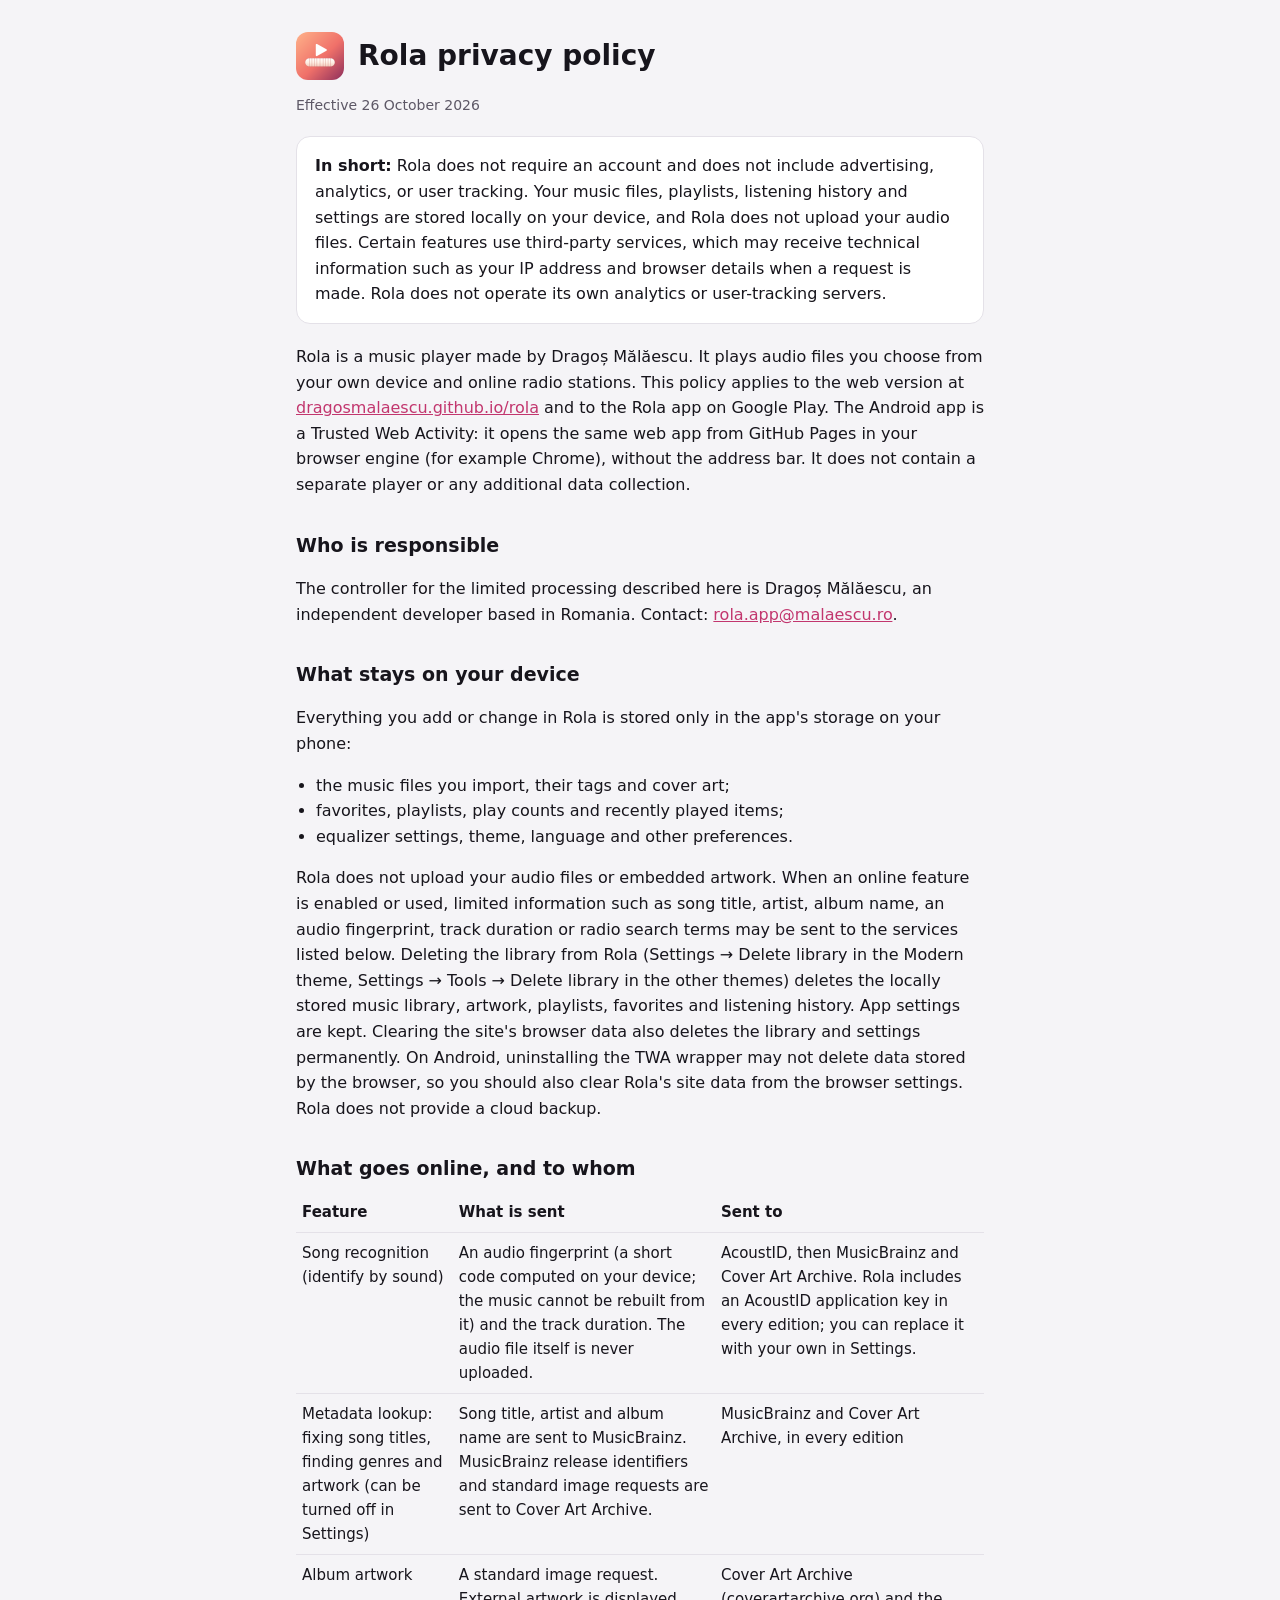
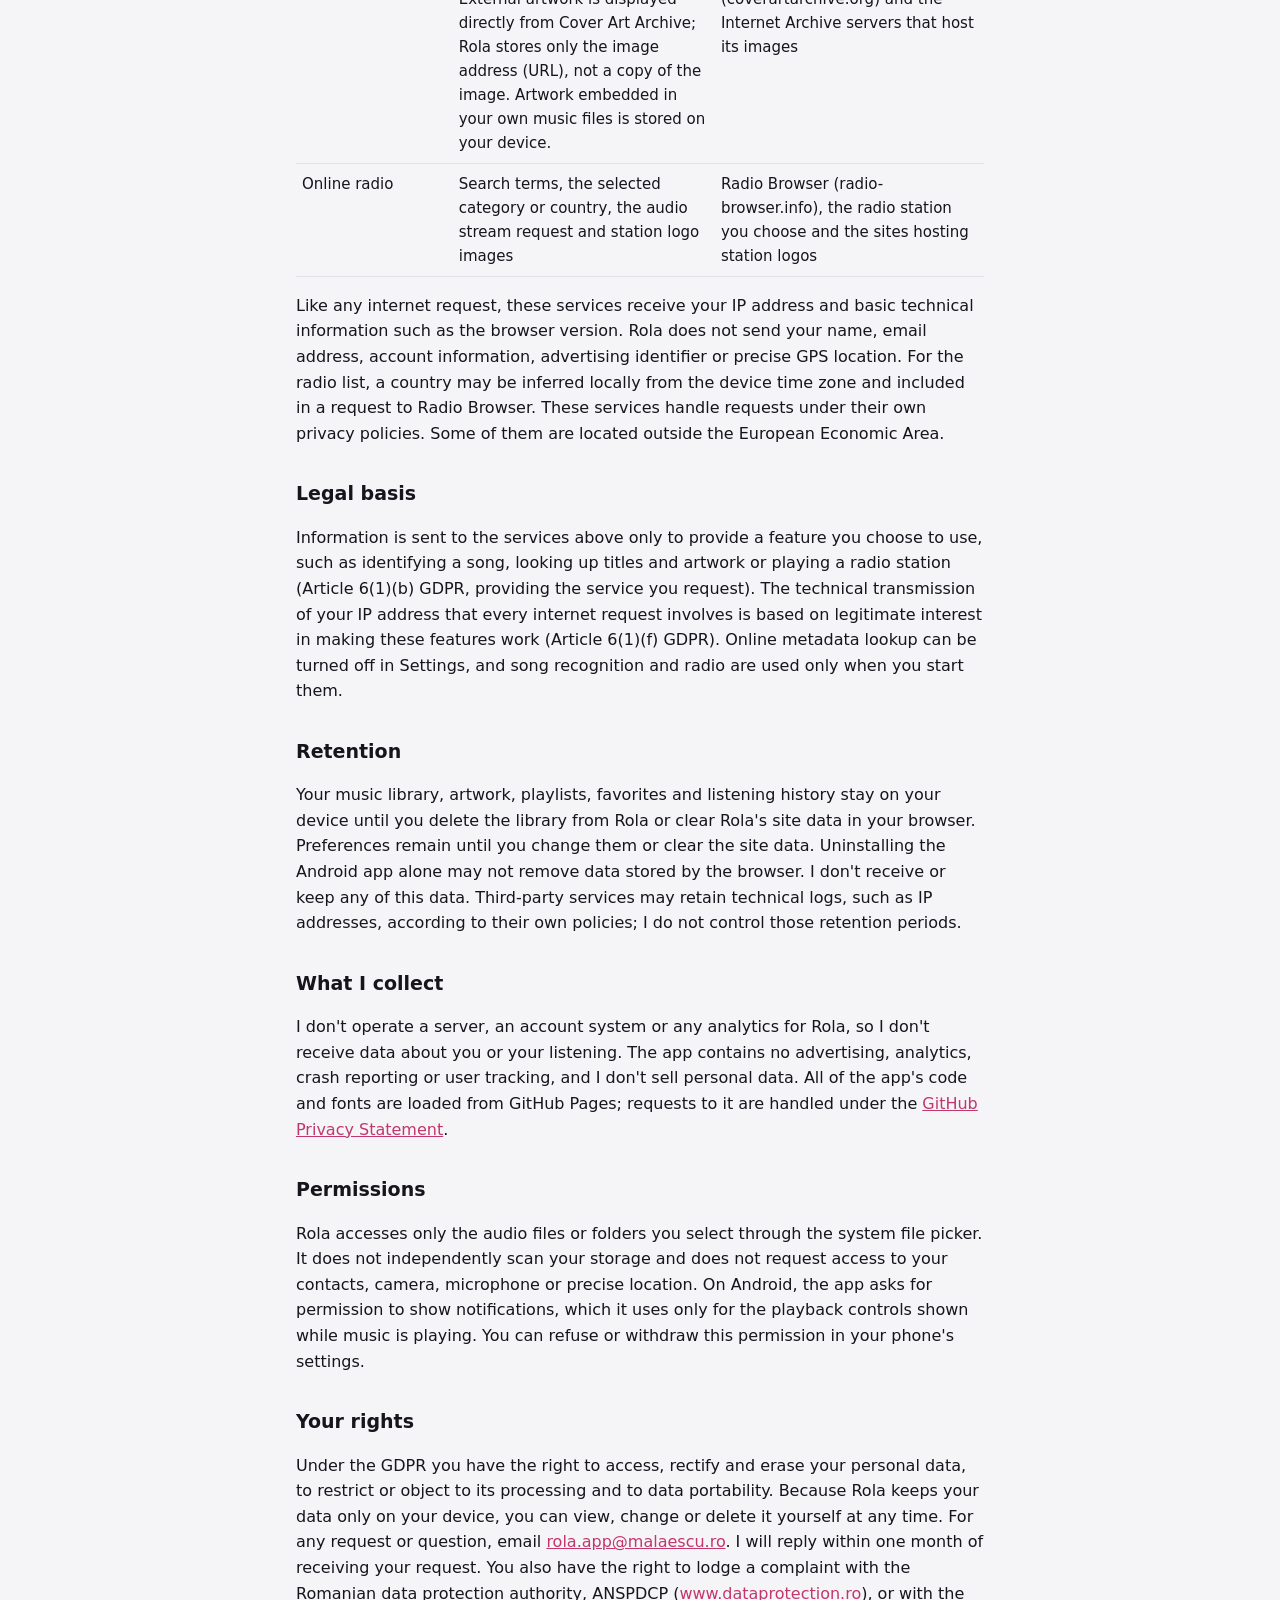
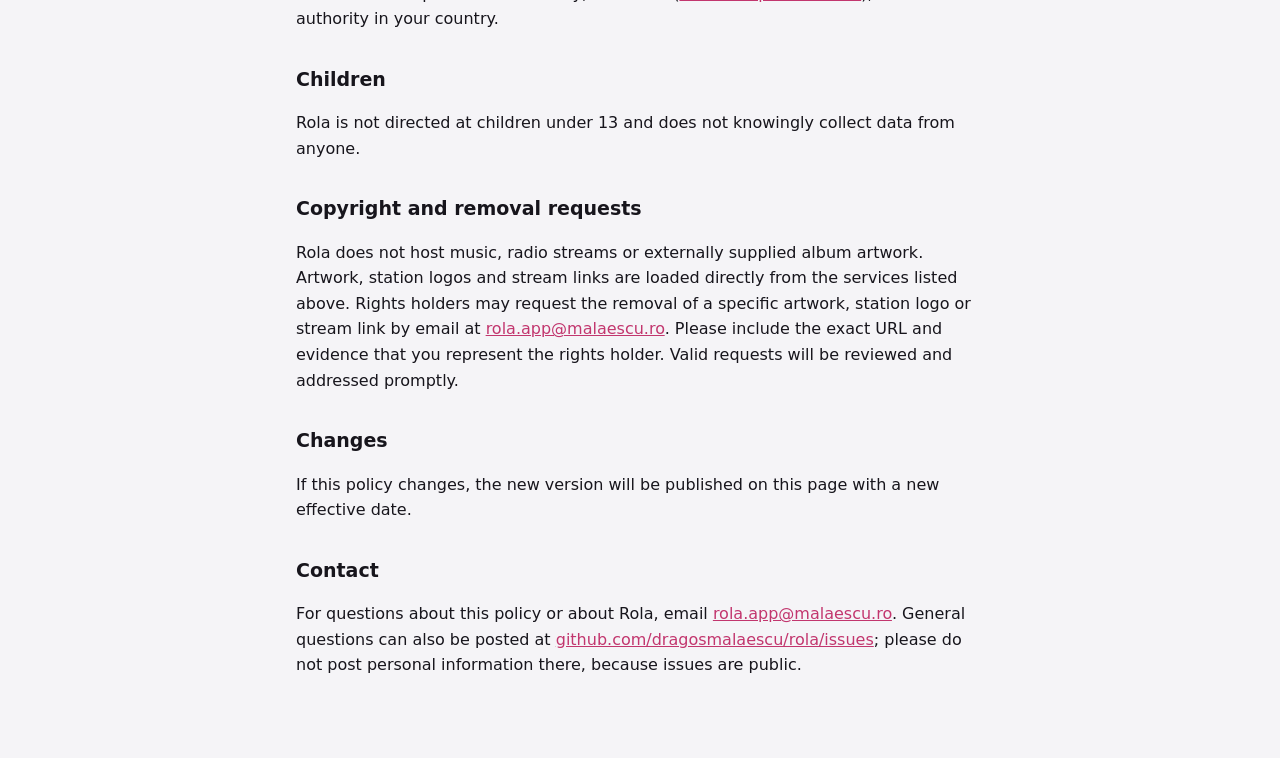
<file: privacy.html>
<!doctype html>
<html lang="en">
<head>
<meta charset="utf-8">
<meta name="viewport" content="width=device-width,initial-scale=1">
<title>Rola – Privacy Policy</title>
<link rel="icon" href="favicon-32.png">
<style>
:root{--bg:#F5F4F7;--fg:#17151c;--muted:#5d5866;--card:#fff;--line:#e4e1e8;--acc:#c2366e}
@media (prefers-color-scheme:dark){:root{--bg:#0E0D11;--fg:#f2f0f5;--muted:#a7a1b0;--card:#18161d;--line:#2a2731;--acc:#f0619d}}
*{box-sizing:border-box}
body{margin:0;background:var(--bg);color:var(--fg);font:16px/1.6 system-ui,-apple-system,"Segoe UI",Roboto,sans-serif}
main{max-width:720px;margin:0 auto;padding:32px 16px 64px}
header{display:flex;align-items:center;gap:14px;margin-bottom:8px}
header img{width:48px;height:48px;border-radius:12px}
h1{font-size:28px;line-height:1.2;margin:0}
h2{font-size:19px;margin:32px 0 8px}
p,li{color:var(--fg)}
.muted{color:var(--muted);font-size:14px}
.card{background:var(--card);border:1px solid var(--line);border-radius:14px;padding:16px 18px;margin:20px 0}
ul{padding-left:20px}
a{color:var(--acc)}
.card p{margin:0}
table{width:100%;border-collapse:collapse;font-size:15px}
th,td{text-align:left;padding:8px 6px;border-bottom:1px solid var(--line);vertical-align:top}
th{font-weight:600}
</style>
</head>
<body>
<main>
<header><img src="icon-192.png" alt=""><h1>Rola privacy policy</h1></header>
<p class="muted">Effective 26 October 2026</p>

<div class="card">
<p><strong>In short:</strong> Rola does not require an account and does not include advertising, analytics, or user tracking. Your music files, playlists, listening history and settings are stored locally on your device, and Rola does not upload your audio files. Certain features use third-party services, which may receive technical information such as your IP address and browser details when a request is made. Rola does not operate its own analytics or user-tracking servers.</p>
</div>

<p>Rola is a music player made by Dragoș Mălăescu. It plays audio files you choose from your own device and online radio stations. This policy applies to the web version at <a href="https://dragosmalaescu.github.io/rola/">dragosmalaescu.github.io/rola</a> and to the Rola app on Google Play. The Android app is a Trusted Web Activity: it opens the same web app from GitHub Pages in your browser engine (for example Chrome), without the address bar. It does not contain a separate player or any additional data collection.</p>

<h2>Who is responsible</h2>
<p>The controller for the limited processing described here is Dragoș Mălăescu, an independent developer based in Romania. Contact: <a href="mailto:rola.app@malaescu.ro">rola.app@malaescu.ro</a>.</p>

<h2>What stays on your device</h2>
<p>Everything you add or change in Rola is stored only in the app's storage on your phone:</p>
<ul>
<li>the music files you import, their tags and cover art;</li>
<li>favorites, playlists, play counts and recently played items;</li>
<li>equalizer settings, theme, language and other preferences.</li>
</ul>
<p>Rola does not upload your audio files or embedded artwork. When an online feature is enabled or used, limited information such as song title, artist, album name, an audio fingerprint, track duration or radio search terms may be sent to the services listed below. Deleting the library from Rola (Settings → Delete library in the Modern theme, Settings → Tools → Delete library in the other themes) deletes the locally stored music library, artwork, playlists, favorites and listening history. App settings are kept. Clearing the site's browser data also deletes the library and settings permanently. On Android, uninstalling the TWA wrapper may not delete data stored by the browser, so you should also clear Rola's site data from the browser settings. Rola does not provide a cloud backup.</p>

<h2>What goes online, and to whom</h2>
<table>
<tr><th>Feature</th><th>What is sent</th><th>Sent to</th></tr>
<tr><td>Song recognition (identify by sound)</td><td>An audio fingerprint (a short code computed on your device; the music cannot be rebuilt from it) and the track duration. The audio file itself is never uploaded.</td><td>AcoustID, then MusicBrainz and Cover Art Archive. Rola includes an AcoustID application key in every edition; you can replace it with your own in Settings.</td></tr>
<tr><td>Metadata lookup: fixing song titles, finding genres and artwork (can be turned off in Settings)</td><td>Song title, artist and album name are sent to MusicBrainz. MusicBrainz release identifiers and standard image requests are sent to Cover Art Archive.</td><td>MusicBrainz and Cover Art Archive, in every edition</td></tr>
<tr><td>Album artwork</td><td>A standard image request. External artwork is displayed directly from Cover Art Archive; Rola stores only the image address (URL), not a copy of the image. Artwork embedded in your own music files is stored on your device.</td><td>Cover Art Archive (coverartarchive.org) and the Internet Archive servers that host its images</td></tr>
<tr><td>Online radio</td><td>Search terms, the selected category or country, the audio stream request and station logo images</td><td>Radio Browser (radio-browser.info), the radio station you choose and the sites hosting station logos</td></tr>
</table>
<p>Like any internet request, these services receive your IP address and basic technical information such as the browser version. Rola does not send your name, email address, account information, advertising identifier or precise GPS location. For the radio list, a country may be inferred locally from the device time zone and included in a request to Radio Browser. These services handle requests under their own privacy policies. Some of them are located outside the European Economic Area.</p>

<h2>Legal basis</h2>
<p>Information is sent to the services above only to provide a feature you choose to use, such as identifying a song, looking up titles and artwork or playing a radio station (Article 6(1)(b) GDPR, providing the service you request). The technical transmission of your IP address that every internet request involves is based on legitimate interest in making these features work (Article 6(1)(f) GDPR). Online metadata lookup can be turned off in Settings, and song recognition and radio are used only when you start them.</p>

<h2>Retention</h2>
<p>Your music library, artwork, playlists, favorites and listening history stay on your device until you delete the library from Rola or clear Rola's site data in your browser. Preferences remain until you change them or clear the site data. Uninstalling the Android app alone may not remove data stored by the browser. I don't receive or keep any of this data. Third-party services may retain technical logs, such as IP addresses, according to their own policies; I do not control those retention periods.</p>

<h2>What I collect</h2>
<p>I don't operate a server, an account system or any analytics for Rola, so I don't receive data about you or your listening. The app contains no advertising, analytics, crash reporting or user tracking, and I don't sell personal data. All of the app's code and fonts are loaded from GitHub Pages; requests to it are handled under the <a href="https://docs.github.com/en/site-policy/privacy-policies/github-general-privacy-statement">GitHub Privacy Statement</a>.</p>

<h2>Permissions</h2>
<p>Rola accesses only the audio files or folders you select through the system file picker. It does not independently scan your storage and does not request access to your contacts, camera, microphone or precise location. On Android, the app asks for permission to show notifications, which it uses only for the playback controls shown while music is playing. You can refuse or withdraw this permission in your phone's settings.</p>

<h2>Your rights</h2>
<p>Under the GDPR you have the right to access, rectify and erase your personal data, to restrict or object to its processing and to data portability. Because Rola keeps your data only on your device, you can view, change or delete it yourself at any time. For any request or question, email <a href="mailto:rola.app@malaescu.ro">rola.app@malaescu.ro</a>. I will reply within one month of receiving your request. You also have the right to lodge a complaint with the Romanian data protection authority, ANSPDCP (<a href="https://www.dataprotection.ro">www.dataprotection.ro</a>), or with the authority in your country.</p>

<h2>Children</h2>
<p>Rola is not directed at children under 13 and does not knowingly collect data from anyone.</p>

<h2>Copyright and removal requests</h2>
<p>Rola does not host music, radio streams or externally supplied album artwork. Artwork, station logos and stream links are loaded directly from the services listed above. Rights holders may request the removal of a specific artwork, station logo or stream link by email at <a href="mailto:rola.app@malaescu.ro">rola.app@malaescu.ro</a>. Please include the exact URL and evidence that you represent the rights holder. Valid requests will be reviewed and addressed promptly.</p>

<h2>Changes</h2>
<p>If this policy changes, the new version will be published on this page with a new effective date.</p>

<h2>Contact</h2>
<p>For questions about this policy or about Rola, email <a href="mailto:rola.app@malaescu.ro">rola.app@malaescu.ro</a>. General questions can also be posted at <a href="https://github.com/dragosmalaescu/rola/issues">github.com/dragosmalaescu/rola/issues</a>; please do not post personal information there, because issues are public.</p>
</main>
</body>
</html>
</file>
<file: fonts/fonts.css>
/* Self-hosted fonts (SIL Open Font License 1.1), from the Fontsource packages */
@font-face{font-family:'Familjen Grotesk';font-style:normal;font-display:swap;font-weight:600;src:url(./familjen-grotesk-latin-ext-600-normal.woff2) format('woff2');unicode-range:U+0100-02BA,U+02BD-02C5,U+02C7-02CC,U+02CE-02D7,U+02DD-02FF,U+0304,U+0308,U+0329,U+1D00-1DBF,U+1E00-1E9F,U+1EF2-1EFF,U+2020,U+20A0-20AB,U+20AD-20C0,U+2113,U+2C60-2C7F,U+A720-A7FF}
@font-face{font-family:'Familjen Grotesk';font-style:normal;font-display:swap;font-weight:600;src:url(./familjen-grotesk-latin-600-normal.woff2) format('woff2');unicode-range:U+0000-00FF,U+0131,U+0152-0153,U+02BB-02BC,U+02C6,U+02DA,U+02DC,U+0304,U+0308,U+0329,U+2000-206F,U+20AC,U+2122,U+2191,U+2193,U+2212,U+2215,U+FEFF,U+FFFD}
@font-face{font-family:'Familjen Grotesk';font-style:normal;font-display:swap;font-weight:700;src:url(./familjen-grotesk-latin-ext-700-normal.woff2) format('woff2');unicode-range:U+0100-02BA,U+02BD-02C5,U+02C7-02CC,U+02CE-02D7,U+02DD-02FF,U+0304,U+0308,U+0329,U+1D00-1DBF,U+1E00-1E9F,U+1EF2-1EFF,U+2020,U+20A0-20AB,U+20AD-20C0,U+2113,U+2C60-2C7F,U+A720-A7FF}
@font-face{font-family:'Familjen Grotesk';font-style:normal;font-display:swap;font-weight:700;src:url(./familjen-grotesk-latin-700-normal.woff2) format('woff2');unicode-range:U+0000-00FF,U+0131,U+0152-0153,U+02BB-02BC,U+02C6,U+02DA,U+02DC,U+0304,U+0308,U+0329,U+2000-206F,U+20AC,U+2122,U+2191,U+2193,U+2212,U+2215,U+FEFF,U+FFFD}
@font-face{font-family:'Onest';font-style:normal;font-display:swap;font-weight:400;src:url(./onest-latin-ext-400-normal.woff2) format('woff2');unicode-range:U+0100-02BA,U+02BD-02C5,U+02C7-02CC,U+02CE-02D7,U+02DD-02FF,U+0304,U+0308,U+0329,U+1D00-1DBF,U+1E00-1E9F,U+1EF2-1EFF,U+2020,U+20A0-20AB,U+20AD-20C0,U+2113,U+2C60-2C7F,U+A720-A7FF}
@font-face{font-family:'Onest';font-style:normal;font-display:swap;font-weight:400;src:url(./onest-latin-400-normal.woff2) format('woff2');unicode-range:U+0000-00FF,U+0131,U+0152-0153,U+02BB-02BC,U+02C6,U+02DA,U+02DC,U+0304,U+0308,U+0329,U+2000-206F,U+20AC,U+2122,U+2191,U+2193,U+2212,U+2215,U+FEFF,U+FFFD}
@font-face{font-family:'Onest';font-style:normal;font-display:swap;font-weight:500;src:url(./onest-latin-ext-500-normal.woff2) format('woff2');unicode-range:U+0100-02BA,U+02BD-02C5,U+02C7-02CC,U+02CE-02D7,U+02DD-02FF,U+0304,U+0308,U+0329,U+1D00-1DBF,U+1E00-1E9F,U+1EF2-1EFF,U+2020,U+20A0-20AB,U+20AD-20C0,U+2113,U+2C60-2C7F,U+A720-A7FF}
@font-face{font-family:'Onest';font-style:normal;font-display:swap;font-weight:500;src:url(./onest-latin-500-normal.woff2) format('woff2');unicode-range:U+0000-00FF,U+0131,U+0152-0153,U+02BB-02BC,U+02C6,U+02DA,U+02DC,U+0304,U+0308,U+0329,U+2000-206F,U+20AC,U+2122,U+2191,U+2193,U+2212,U+2215,U+FEFF,U+FFFD}
@font-face{font-family:'Onest';font-style:normal;font-display:swap;font-weight:600;src:url(./onest-latin-ext-600-normal.woff2) format('woff2');unicode-range:U+0100-02BA,U+02BD-02C5,U+02C7-02CC,U+02CE-02D7,U+02DD-02FF,U+0304,U+0308,U+0329,U+1D00-1DBF,U+1E00-1E9F,U+1EF2-1EFF,U+2020,U+20A0-20AB,U+20AD-20C0,U+2113,U+2C60-2C7F,U+A720-A7FF}
@font-face{font-family:'Onest';font-style:normal;font-display:swap;font-weight:600;src:url(./onest-latin-600-normal.woff2) format('woff2');unicode-range:U+0000-00FF,U+0131,U+0152-0153,U+02BB-02BC,U+02C6,U+02DA,U+02DC,U+0304,U+0308,U+0329,U+2000-206F,U+20AC,U+2122,U+2191,U+2193,U+2212,U+2215,U+FEFF,U+FFFD}
@font-face{font-family:'VT323';font-style:normal;font-display:swap;font-weight:400;src:url(./vt323-latin-ext-400-normal.woff2) format('woff2');unicode-range:U+0100-02BA,U+02BD-02C5,U+02C7-02CC,U+02CE-02D7,U+02DD-02FF,U+0304,U+0308,U+0329,U+1D00-1DBF,U+1E00-1E9F,U+1EF2-1EFF,U+2020,U+20A0-20AB,U+20AD-20C0,U+2113,U+2C60-2C7F,U+A720-A7FF}
@font-face{font-family:'VT323';font-style:normal;font-display:swap;font-weight:400;src:url(./vt323-latin-400-normal.woff2) format('woff2');unicode-range:U+0000-00FF,U+0131,U+0152-0153,U+02BB-02BC,U+02C6,U+02DA,U+02DC,U+0304,U+0308,U+0329,U+2000-206F,U+20AC,U+2122,U+2191,U+2193,U+2212,U+2215,U+FEFF,U+FFFD}
@font-face{font-family:'Chakra Petch';font-style:normal;font-display:swap;font-weight:500;src:url(./chakra-petch-latin-ext-500-normal.woff2) format('woff2');unicode-range:U+0100-02BA,U+02BD-02C5,U+02C7-02CC,U+02CE-02D7,U+02DD-02FF,U+0304,U+0308,U+0329,U+1D00-1DBF,U+1E00-1E9F,U+1EF2-1EFF,U+2020,U+20A0-20AB,U+20AD-20C0,U+2113,U+2C60-2C7F,U+A720-A7FF}
@font-face{font-family:'Chakra Petch';font-style:normal;font-display:swap;font-weight:500;src:url(./chakra-petch-latin-500-normal.woff2) format('woff2');unicode-range:U+0000-00FF,U+0131,U+0152-0153,U+02BB-02BC,U+02C6,U+02DA,U+02DC,U+0304,U+0308,U+0329,U+2000-206F,U+20AC,U+2122,U+2191,U+2193,U+2212,U+2215,U+FEFF,U+FFFD}
@font-face{font-family:'Chakra Petch';font-style:normal;font-display:swap;font-weight:700;src:url(./chakra-petch-latin-ext-700-normal.woff2) format('woff2');unicode-range:U+0100-02BA,U+02BD-02C5,U+02C7-02CC,U+02CE-02D7,U+02DD-02FF,U+0304,U+0308,U+0329,U+1D00-1DBF,U+1E00-1E9F,U+1EF2-1EFF,U+2020,U+20A0-20AB,U+20AD-20C0,U+2113,U+2C60-2C7F,U+A720-A7FF}
@font-face{font-family:'Chakra Petch';font-style:normal;font-display:swap;font-weight:700;src:url(./chakra-petch-latin-700-normal.woff2) format('woff2');unicode-range:U+0000-00FF,U+0131,U+0152-0153,U+02BB-02BC,U+02C6,U+02DA,U+02DC,U+0304,U+0308,U+0329,U+2000-206F,U+20AC,U+2122,U+2191,U+2193,U+2212,U+2215,U+FEFF,U+FFFD}
@font-face{font-family:'Barlow';font-style:normal;font-display:swap;font-weight:400;src:url(./barlow-latin-ext-400-normal.woff2) format('woff2');unicode-range:U+0100-02BA,U+02BD-02C5,U+02C7-02CC,U+02CE-02D7,U+02DD-02FF,U+0304,U+0308,U+0329,U+1D00-1DBF,U+1E00-1E9F,U+1EF2-1EFF,U+2020,U+20A0-20AB,U+20AD-20C0,U+2113,U+2C60-2C7F,U+A720-A7FF}
@font-face{font-family:'Barlow';font-style:normal;font-display:swap;font-weight:400;src:url(./barlow-latin-400-normal.woff2) format('woff2');unicode-range:U+0000-00FF,U+0131,U+0152-0153,U+02BB-02BC,U+02C6,U+02DA,U+02DC,U+0304,U+0308,U+0329,U+2000-206F,U+20AC,U+2122,U+2191,U+2193,U+2212,U+2215,U+FEFF,U+FFFD}
@font-face{font-family:'Barlow';font-style:normal;font-display:swap;font-weight:500;src:url(./barlow-latin-ext-500-normal.woff2) format('woff2');unicode-range:U+0100-02BA,U+02BD-02C5,U+02C7-02CC,U+02CE-02D7,U+02DD-02FF,U+0304,U+0308,U+0329,U+1D00-1DBF,U+1E00-1E9F,U+1EF2-1EFF,U+2020,U+20A0-20AB,U+20AD-20C0,U+2113,U+2C60-2C7F,U+A720-A7FF}
@font-face{font-family:'Barlow';font-style:normal;font-display:swap;font-weight:500;src:url(./barlow-latin-500-normal.woff2) format('woff2');unicode-range:U+0000-00FF,U+0131,U+0152-0153,U+02BB-02BC,U+02C6,U+02DA,U+02DC,U+0304,U+0308,U+0329,U+2000-206F,U+20AC,U+2122,U+2191,U+2193,U+2212,U+2215,U+FEFF,U+FFFD}
@font-face{font-family:'Barlow';font-style:normal;font-display:swap;font-weight:600;src:url(./barlow-latin-ext-600-normal.woff2) format('woff2');unicode-range:U+0100-02BA,U+02BD-02C5,U+02C7-02CC,U+02CE-02D7,U+02DD-02FF,U+0304,U+0308,U+0329,U+1D00-1DBF,U+1E00-1E9F,U+1EF2-1EFF,U+2020,U+20A0-20AB,U+20AD-20C0,U+2113,U+2C60-2C7F,U+A720-A7FF}
@font-face{font-family:'Barlow';font-style:normal;font-display:swap;font-weight:600;src:url(./barlow-latin-600-normal.woff2) format('woff2');unicode-range:U+0000-00FF,U+0131,U+0152-0153,U+02BB-02BC,U+02C6,U+02DA,U+02DC,U+0304,U+0308,U+0329,U+2000-206F,U+20AC,U+2122,U+2191,U+2193,U+2212,U+2215,U+FEFF,U+FFFD}
@font-face{font-family:'Barlow';font-style:normal;font-display:swap;font-weight:700;src:url(./barlow-latin-ext-700-normal.woff2) format('woff2');unicode-range:U+0100-02BA,U+02BD-02C5,U+02C7-02CC,U+02CE-02D7,U+02DD-02FF,U+0304,U+0308,U+0329,U+1D00-1DBF,U+1E00-1E9F,U+1EF2-1EFF,U+2020,U+20A0-20AB,U+20AD-20C0,U+2113,U+2C60-2C7F,U+A720-A7FF}
@font-face{font-family:'Barlow';font-style:normal;font-display:swap;font-weight:700;src:url(./barlow-latin-700-normal.woff2) format('woff2');unicode-range:U+0000-00FF,U+0131,U+0152-0153,U+02BB-02BC,U+02C6,U+02DA,U+02DC,U+0304,U+0308,U+0329,U+2000-206F,U+20AC,U+2122,U+2191,U+2193,U+2212,U+2215,U+FEFF,U+FFFD}
@font-face{font-family:'Share Tech Mono';font-style:normal;font-display:swap;font-weight:400;src:url(./share-tech-mono-latin-400-normal.woff2) format('woff2');unicode-range:U+0000-00FF,U+0131,U+0152-0153,U+02BB-02BC,U+02C6,U+02DA,U+02DC,U+0304,U+0308,U+0329,U+2000-206F,U+20AC,U+2122,U+2191,U+2193,U+2212,U+2215,U+FEFF,U+FFFD}
</file>
